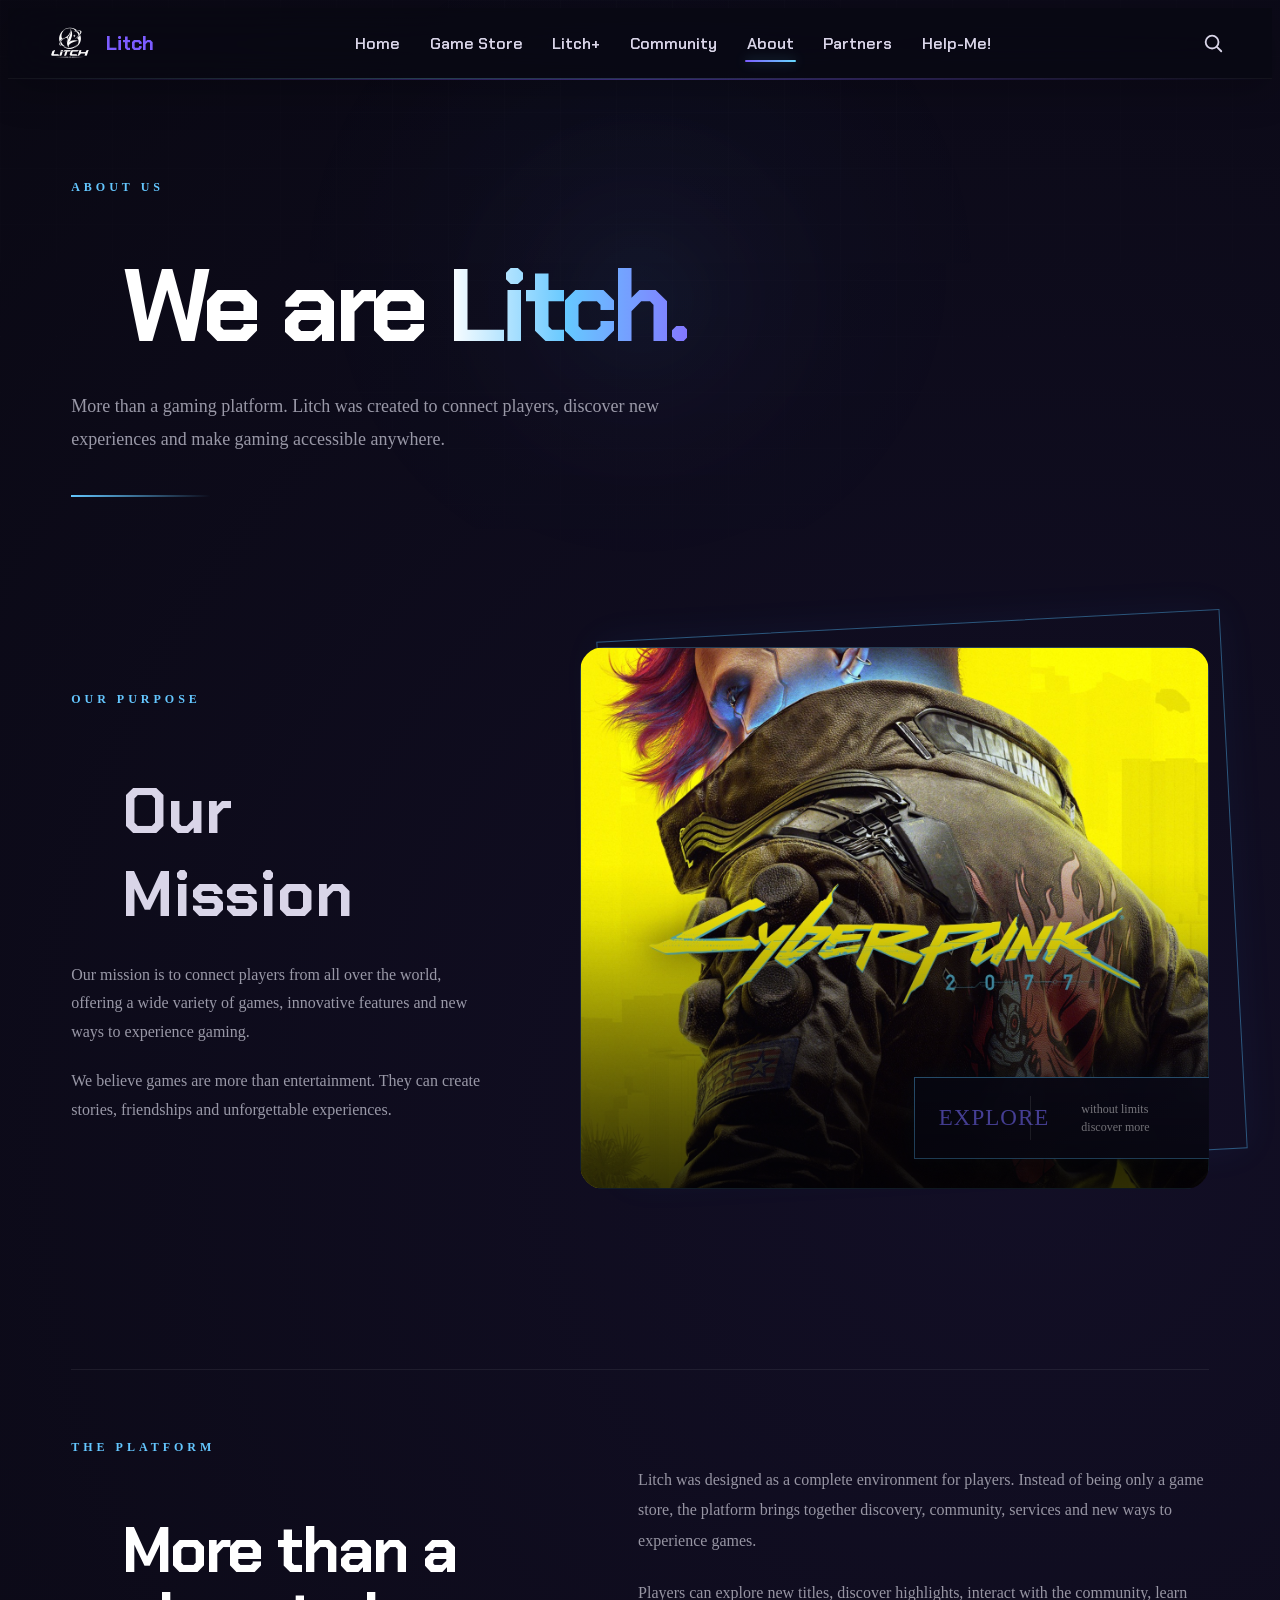
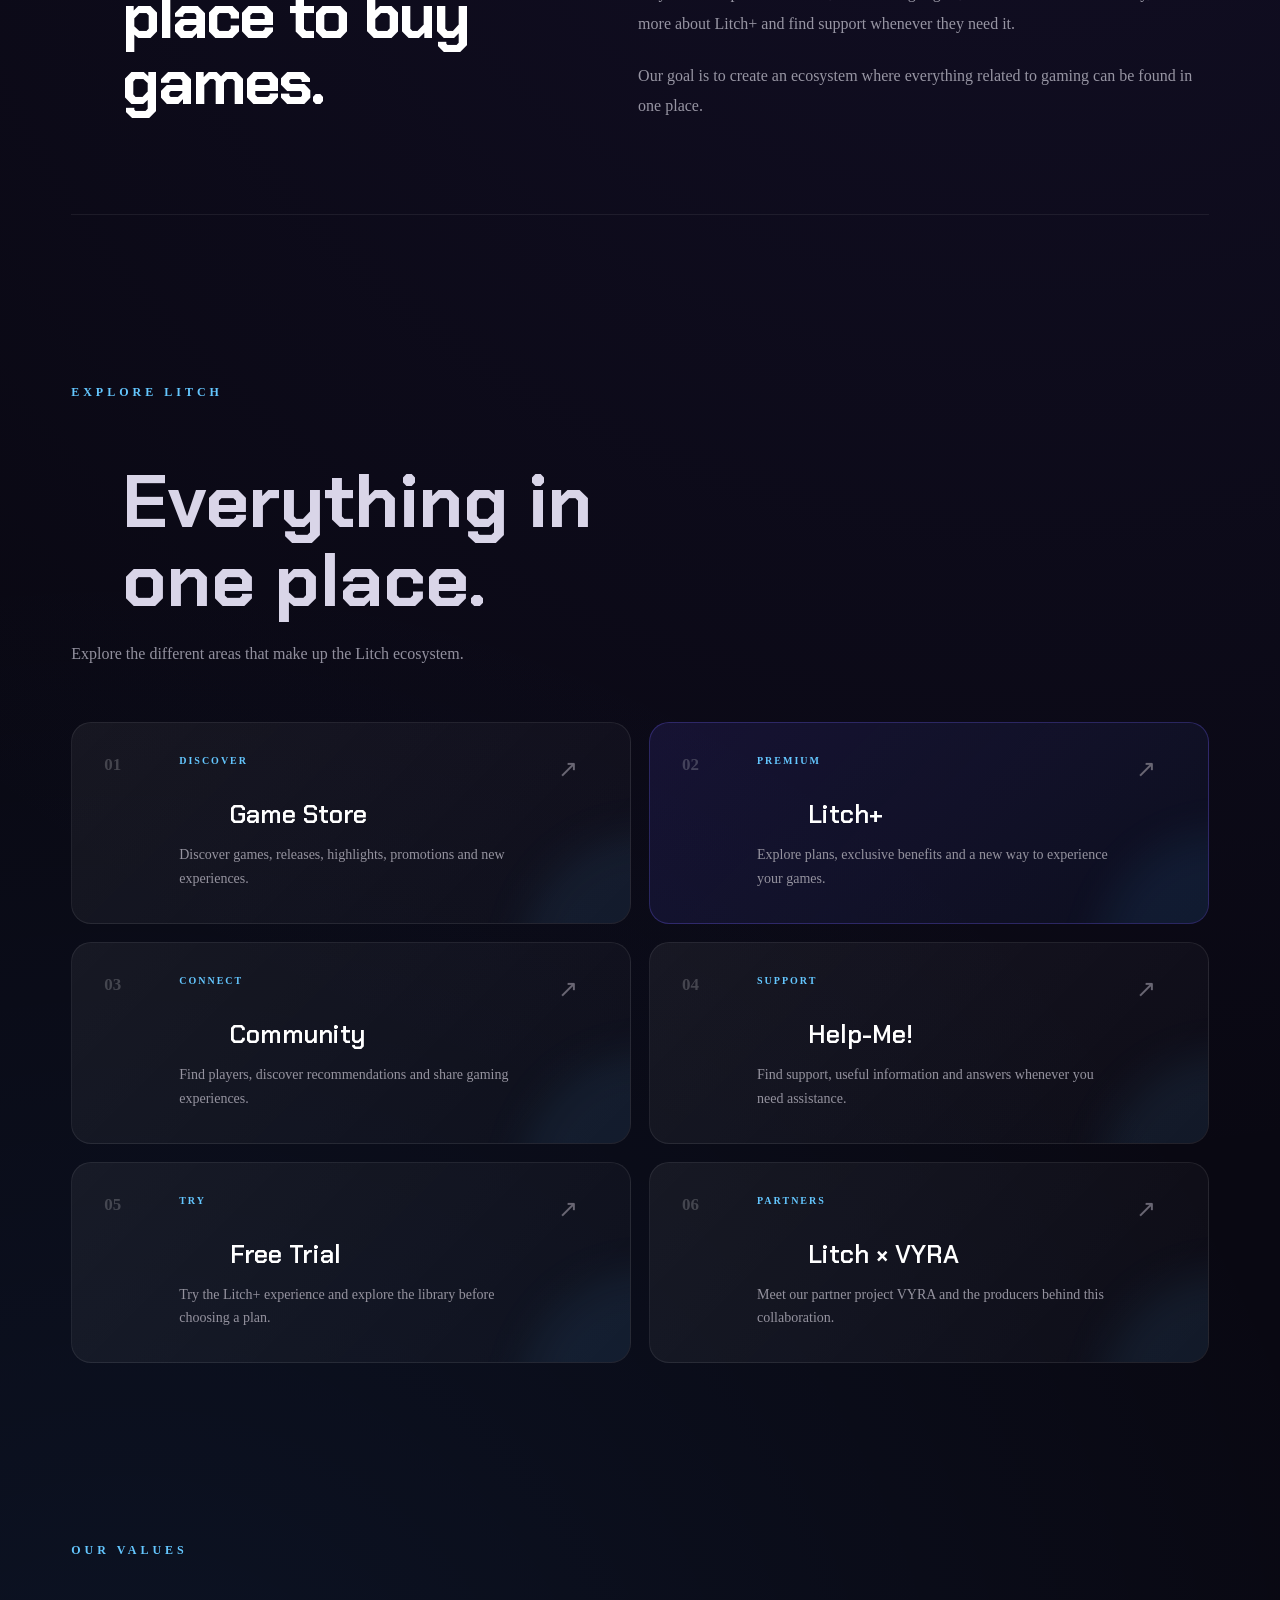
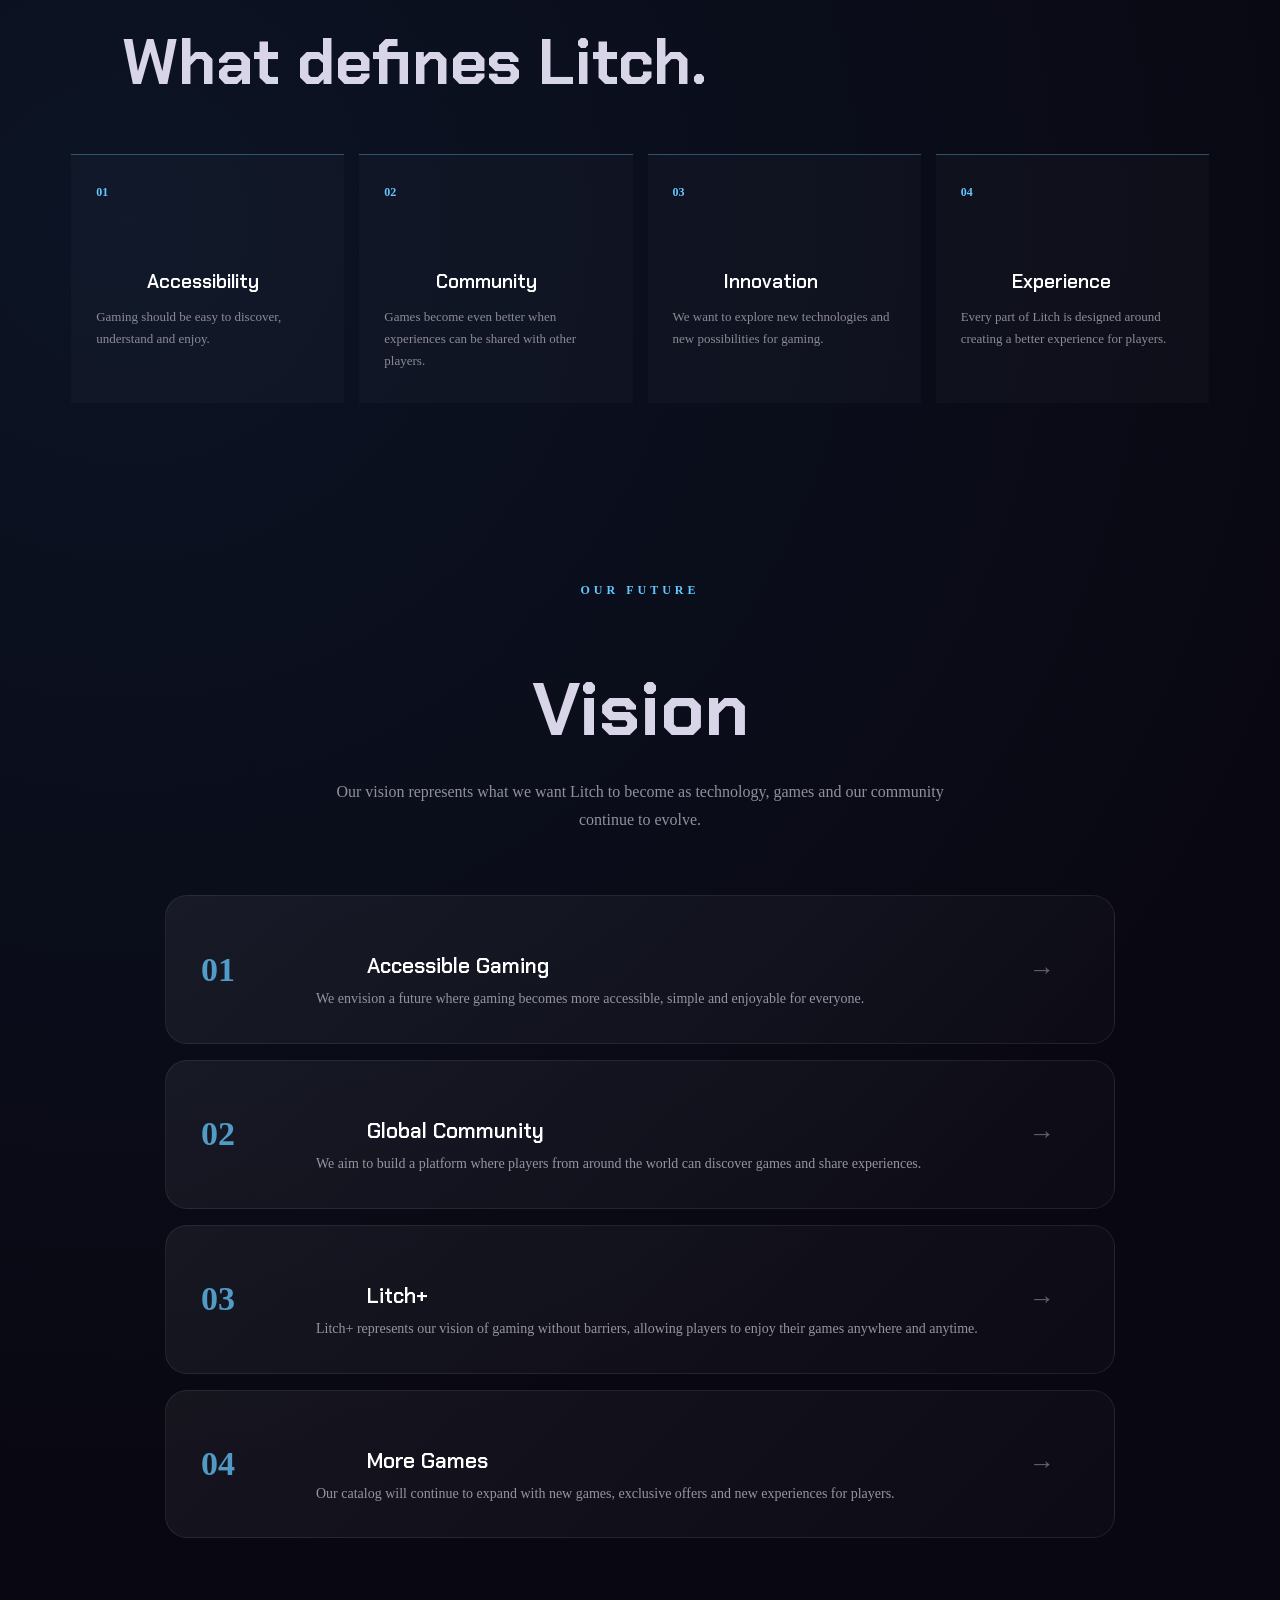
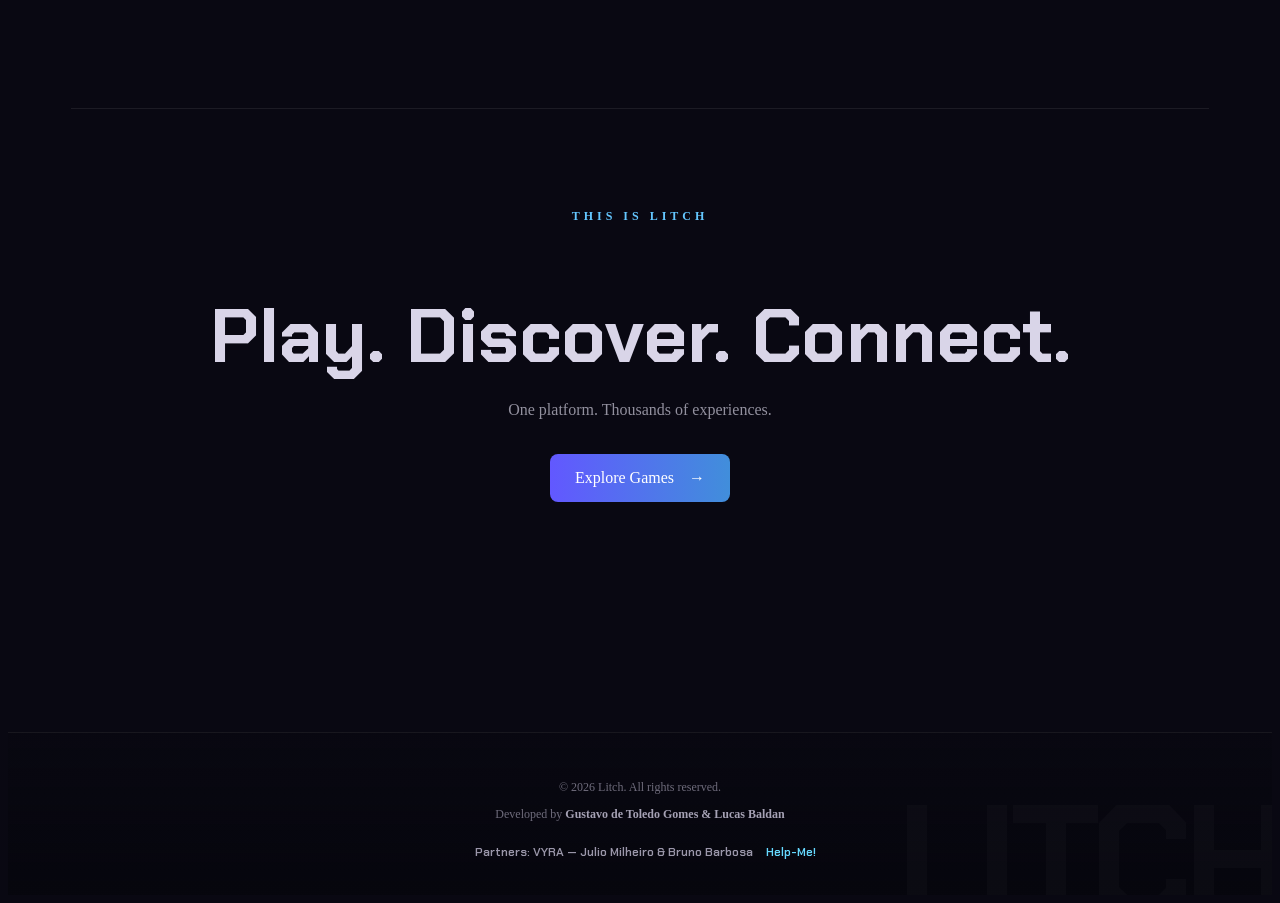
<file: html/about.html>
<!DOCTYPE html>
<html lang="pt-br">

<head>
    <meta charset="UTF-8">
    <meta http-equiv="X-UA-Compatible" content="IE=edge">
    <meta name="viewport" content="width=device-width, initial-scale=1.0">

    <link rel="icon" type="image/png" href="../images/favicon.ico">

    <!-- CSS geral da Litch -->
    <link rel="stylesheet" href="../css/style.css">
    <link rel="stylesheet" href="../css/experience.css">

    <!-- CSS exclusivo da página About -->
    <link rel="stylesheet" href="../css/about.css">

    <title>About Litch</title>

    <!-- JS da página -->
    <script src="../js/about.js" defer></script>
</head>


<body data-page="about" class="about-body">

<header>

    <div class="header__brand">
        <img src="../images/LitchLogo.png" alt="Litch logo">
        <h1 class="title">Litch</h1>
    </div>

    <nav class="litch-nav">
        <a href="index.html">Home</a>
        <a href="game-store.html">Game Store</a>
        <a href="litch+.html">Litch+</a>
        <a href="community.html">Community</a>
        <a href="about.html" class="is-active">About</a>
        <a href="partners.html">Partners</a>
        <a href="help-me.html">Help-Me!</a>
    </nav>

    <button class="litch-search-btn" aria-label="Pesquisar jogos">

        <svg viewBox="0 0 24 24">
            <circle cx="11" cy="11" r="7"></circle>
            <path d="M16.5 16.5L21 21"></path>
        </svg>

    </button>

</header>


<hr>


<main class="about-page">


    <!-- =====================================================
         INTRODUÇÃO
    ====================================================== -->

    <section class="about-hero reveal">

        <span class="about-label">
            ABOUT US
        </span>

        <h2>
            We are <span>Litch.</span>
        </h2>

        <p>
            More than a gaming platform. Litch was created to connect
            players, discover new experiences and make gaming accessible
            anywhere.
        </p>

        <div class="hero-line"></div>

    </section>



    <!-- =====================================================
         MISSÃO
    ====================================================== -->

    <section class="mission-section reveal">


        <!-- TEXTO -->

        <div class="mission-text">

            <span class="about-label">
                OUR PURPOSE
            </span>

            <h2>
                Our Mission
            </h2>

            <p>
                Our mission is to connect players from all over the world,
                offering a wide variety of games, innovative features and
                new ways to experience gaming.
            </p>

            <p>
                We believe games are more than entertainment. They can
                create stories, friendships and unforgettable experiences.
            </p>

        </div>



        <!-- IMAGEM -->

        <div class="mission-visual" id="missionVisual">

            <!-- Moldura inclinada atrás da imagem -->

            <span class="mission-frame"></span>


            <figure class="mission-image">

                <div class="mission-image-content">

                    <img
                        src="../images/cyberpunk.jpg"
                        alt="Cyberpunk 2077"
                    >

                    <div class="mission-image-overlay"></div>

                </div>


                <!-- Caixa parecida com a referência -->

                <div class="mission-game-box">

                    <a href="index.html">EXPLORE</a>

                    <span>
                        without limits<br>
                        discover more
                    </span>

                    <b>
                        ›
                    </b>

                </div>

            </figure>

        </div>

    </section>



    <!-- =====================================================
     WHAT IS LITCH
====================================================== -->

<section class="about-story reveal">

    <div class="story-title">

        <span class="about-label">
            THE PLATFORM
        </span>

        <h2>
            More than a place to buy games.
        </h2>

    </div>


    <div class="story-content">

        <p>
            Litch was designed as a complete environment for players.
            Instead of being only a game store, the platform brings
            together discovery, community, services and new ways to
            experience games.
        </p>

        <p>
            Players can explore new titles, discover highlights,
            interact with the community, learn more about Litch+
            and find support whenever they need it.
        </p>

        <p>
            Our goal is to create an ecosystem where everything related
            to gaming can be found in one place.
        </p>

    </div>

</section>



<!-- =====================================================
     LITCH ECOSYSTEM
====================================================== -->

<section class="ecosystem-section reveal">

    <div class="ecosystem-header">

        <span class="about-label">
            EXPLORE LITCH
        </span>

        <h2>
            Everything in one place.
        </h2>

        <p>
            Explore the different areas that make up the Litch ecosystem.
        </p>

    </div>


    <div class="ecosystem-grid">


        <!-- GAME STORE -->

        <a href="game-store.html" class="ecosystem-card">

            <span class="ecosystem-number">
                01
            </span>

            <div class="ecosystem-content">

                <span class="ecosystem-category">
                    DISCOVER
                </span>

                <h3>
                    Game Store
                </h3>

                <p>
                    Discover games, releases, highlights,
                    promotions and new experiences.
                </p>

            </div>

            <span class="ecosystem-arrow">
                ↗
            </span>

        </a>



        <!-- LITCH+ -->

        <a href="litch_plus_plans.html" class="ecosystem-card ecosystem-featured">

            <span class="ecosystem-number">
                02
            </span>

            <div class="ecosystem-content">

                <span class="ecosystem-category">
                    PREMIUM
                </span>

                <h3>
                    Litch+
                </h3>

                <p>
                    Explore plans, exclusive benefits and a new
                    way to experience your games.
                </p>

            </div>

            <span class="ecosystem-arrow">
                ↗
            </span>

        </a>



        <!-- COMMUNITY -->

        <a href="community.html" class="ecosystem-card">

            <span class="ecosystem-number">
                03
            </span>

            <div class="ecosystem-content">

                <span class="ecosystem-category">
                    CONNECT
                </span>

                <h3>
                    Community
                </h3>

                <p>
                    Find players, discover recommendations
                    and share gaming experiences.
                </p>

            </div>

            <span class="ecosystem-arrow">
                ↗
            </span>

        </a>



        <!-- HELP ME -->

        <a href="help-me.html" class="ecosystem-card">

            <span class="ecosystem-number">
                04
            </span>

            <div class="ecosystem-content">

                <span class="ecosystem-category">
                    SUPPORT
                </span>

                <h3>
                    Help-Me!
                </h3>

                <p>
                    Find support, useful information and
                    answers whenever you need assistance.
                </p>

            </div>

            <span class="ecosystem-arrow">
                ↗
            </span>

        </a>



        <!-- FREE TRIAL -->

        <a href="litch_freetrial.html" class="ecosystem-card">

            <span class="ecosystem-number">
                05
            </span>

            <div class="ecosystem-content">

                <span class="ecosystem-category">
                    TRY
                </span>

                <h3>
                    Free Trial
                </h3>

                <p>
                    Try the Litch+ experience and explore
                    the library before choosing a plan.
                </p>

            </div>

            <span class="ecosystem-arrow">
                ↗
            </span>

        </a>



        <!-- PARTNERS -->

        <a href="partners.html" class="ecosystem-card">

            <span class="ecosystem-number">
                06
            </span>

            <div class="ecosystem-content">

                <span class="ecosystem-category">
                    PARTNERS
                </span>

                <h3>
                    Litch × VYRA
                </h3>

                <p>
                    Meet our partner project VYRA and the
                    producers behind this collaboration.
                </p>

            </div>

            <span class="ecosystem-arrow">
                ↗
            </span>

        </a>


    </div>

</section>



<!-- =====================================================
     VALUES
====================================================== -->

<section class="values-section reveal">

    <div class="values-header">

        <span class="about-label">
            OUR VALUES
        </span>

        <h2>
            What defines Litch.
        </h2>

    </div>


    <div class="values-grid">


        <article class="value-card">

            <span>
                01
            </span>

            <h3>
                Accessibility
            </h3>

            <p>
                Gaming should be easy to discover,
                understand and enjoy.
            </p>

        </article>


        <article class="value-card">

            <span>
                02
            </span>

            <h3>
                Community
            </h3>

            <p>
                Games become even better when experiences
                can be shared with other players.
            </p>

        </article>


        <article class="value-card">

            <span>
                03
            </span>

            <h3>
                Innovation
            </h3>

            <p>
                We want to explore new technologies and
                new possibilities for gaming.
            </p>

        </article>


        <article class="value-card">

            <span>
                04
            </span>

            <h3>
                Experience
            </h3>

            <p>
                Every part of Litch is designed around
                creating a better experience for players.
            </p>

        </article>


    </div>

</section>


<!-- =====================================================
     VISION
====================================================== -->
<section class="vision-area reveal">

    <span class="about-label">OUR FUTURE</span>

    <h2>Vision</h2>

    <p class="vision-description">
        Our vision represents what we want Litch to become
        as technology, games and our community continue to evolve.
    </p>

    <div class="vision-list">

        <article class="vision-card">
            <span class="vision-number">01</span>
            <div class="vision-content">
                <h3>Accessible Gaming</h3>
                <p>
                    We envision a future where gaming becomes more
                    accessible, simple and enjoyable for everyone.
                </p>
            </div>
            <span class="vision-arrow">→</span>
        </article>

        <article class="vision-card">
            <span class="vision-number">02</span>
            <div class="vision-content">
                <h3>Global Community</h3>
                <p>
                    We aim to build a platform where players from around
                    the world can discover games and share experiences.
                </p>
            </div>
            <span class="vision-arrow">→</span>
        </article>

        <article class="vision-card">
            <span class="vision-number">03</span>
            <div class="vision-content">
                <h3>Litch+</h3>
                <p>
                    Litch+ represents our vision of gaming without barriers,
                    allowing players to enjoy their games anywhere and anytime.
                </p>
            </div>
            <span class="vision-arrow">→</span>
        </article>

        <article class="vision-card">
            <span class="vision-number">04</span>
            <div class="vision-content">
                <h3>More Games</h3>
                <p>
                    Our catalog will continue to expand with new games,
                    exclusive offers and new experiences for players.
                </p>
            </div>
            <span class="vision-arrow">→</span>
        </article>

    </div>

</section>


<!-- =====================================================
     FINAL
====================================================== -->
<section class="about-final reveal">

    <span class="about-label">THIS IS LITCH</span>

    <h2>Play. Discover. Connect.</h2>

    <p>One platform. Thousands of experiences.</p>

    <a href="game-store.html" class="about-button">
        Explore Games <span>→</span>
    </a>

</section>

</main>

<footer class="litch-footer">
    <p>© 2026 Litch. All rights reserved.</p>
    <p>Developed by <strong>Gustavo de Toledo Gomes &amp; Lucas Baldan</strong></p>
    <a class="litch-footer__partners" href="partners.html">Partners: VYRA — Julio Milheiro &amp; Bruno Barbosa</a>
    <a href="help-me.html">Help-Me!</a>
</footer>

<script src="../js/experience.js" defer></script>
</body>
</html>
</file>
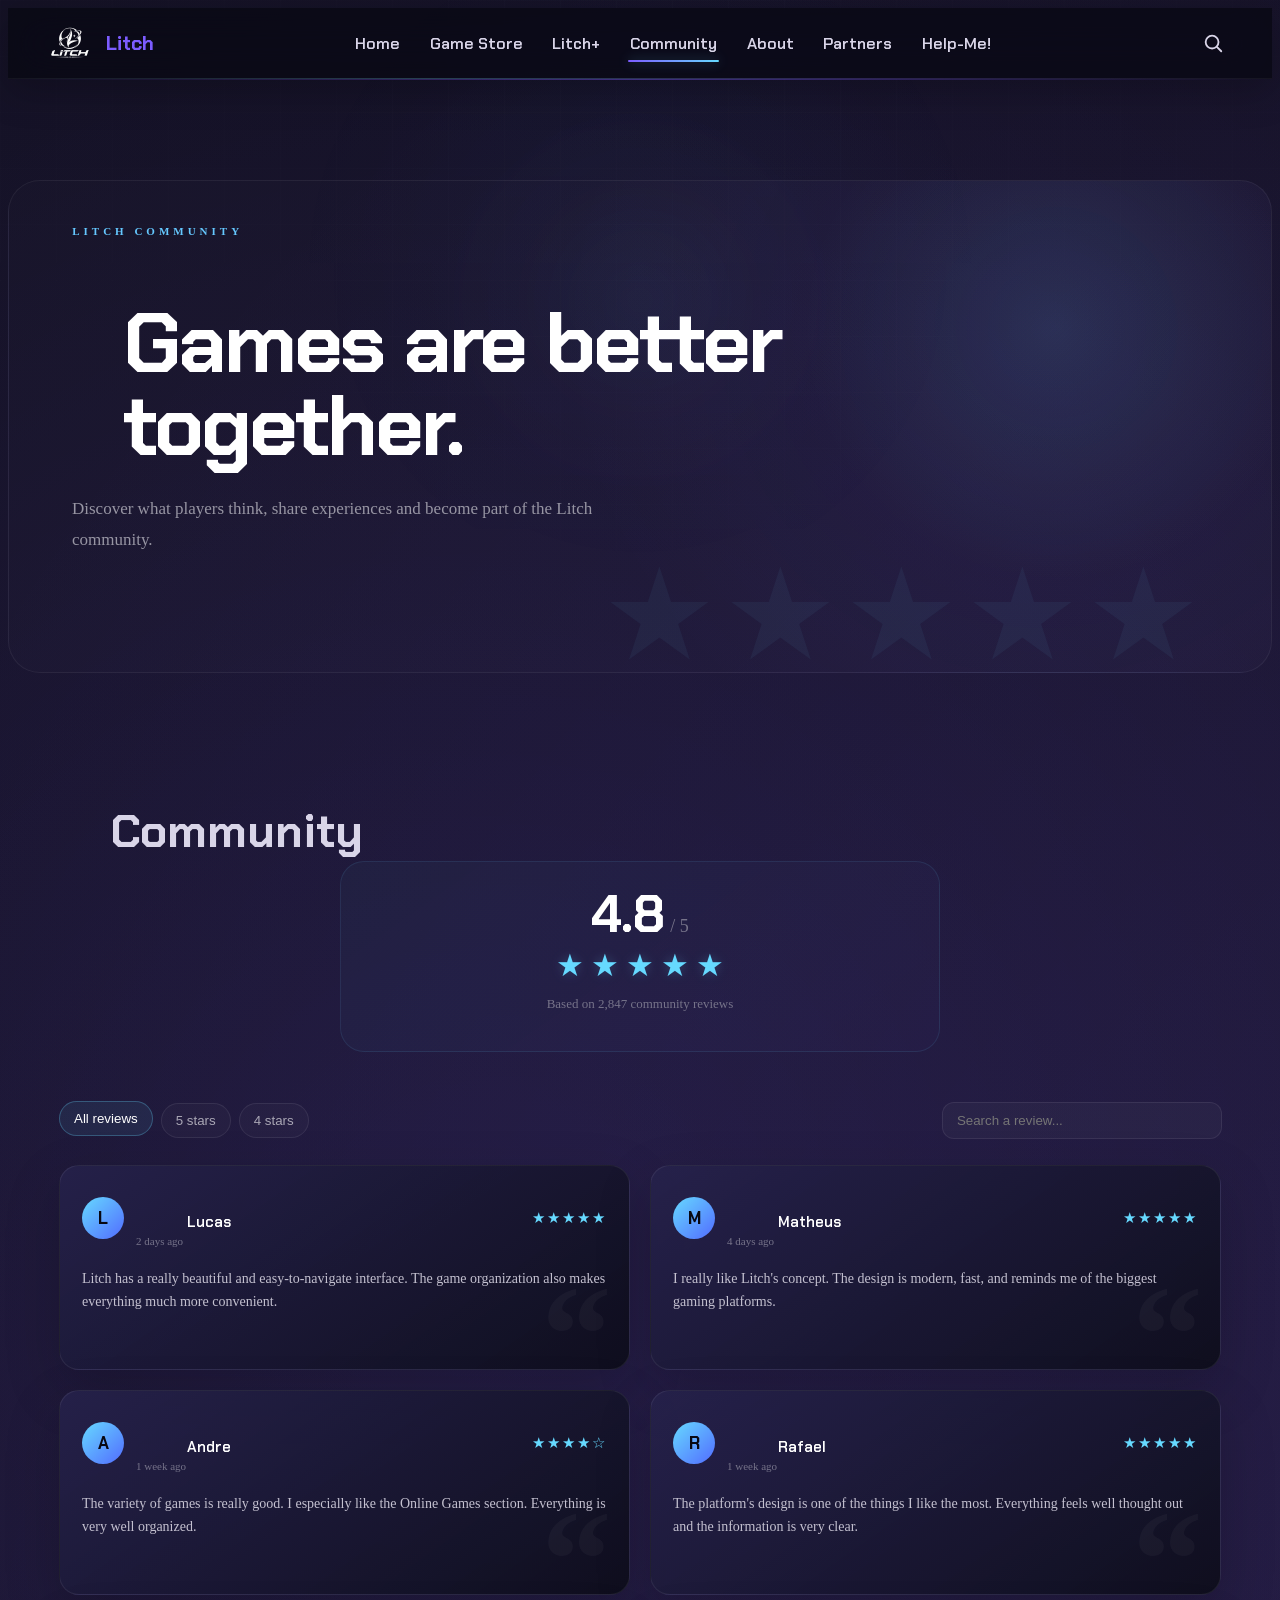
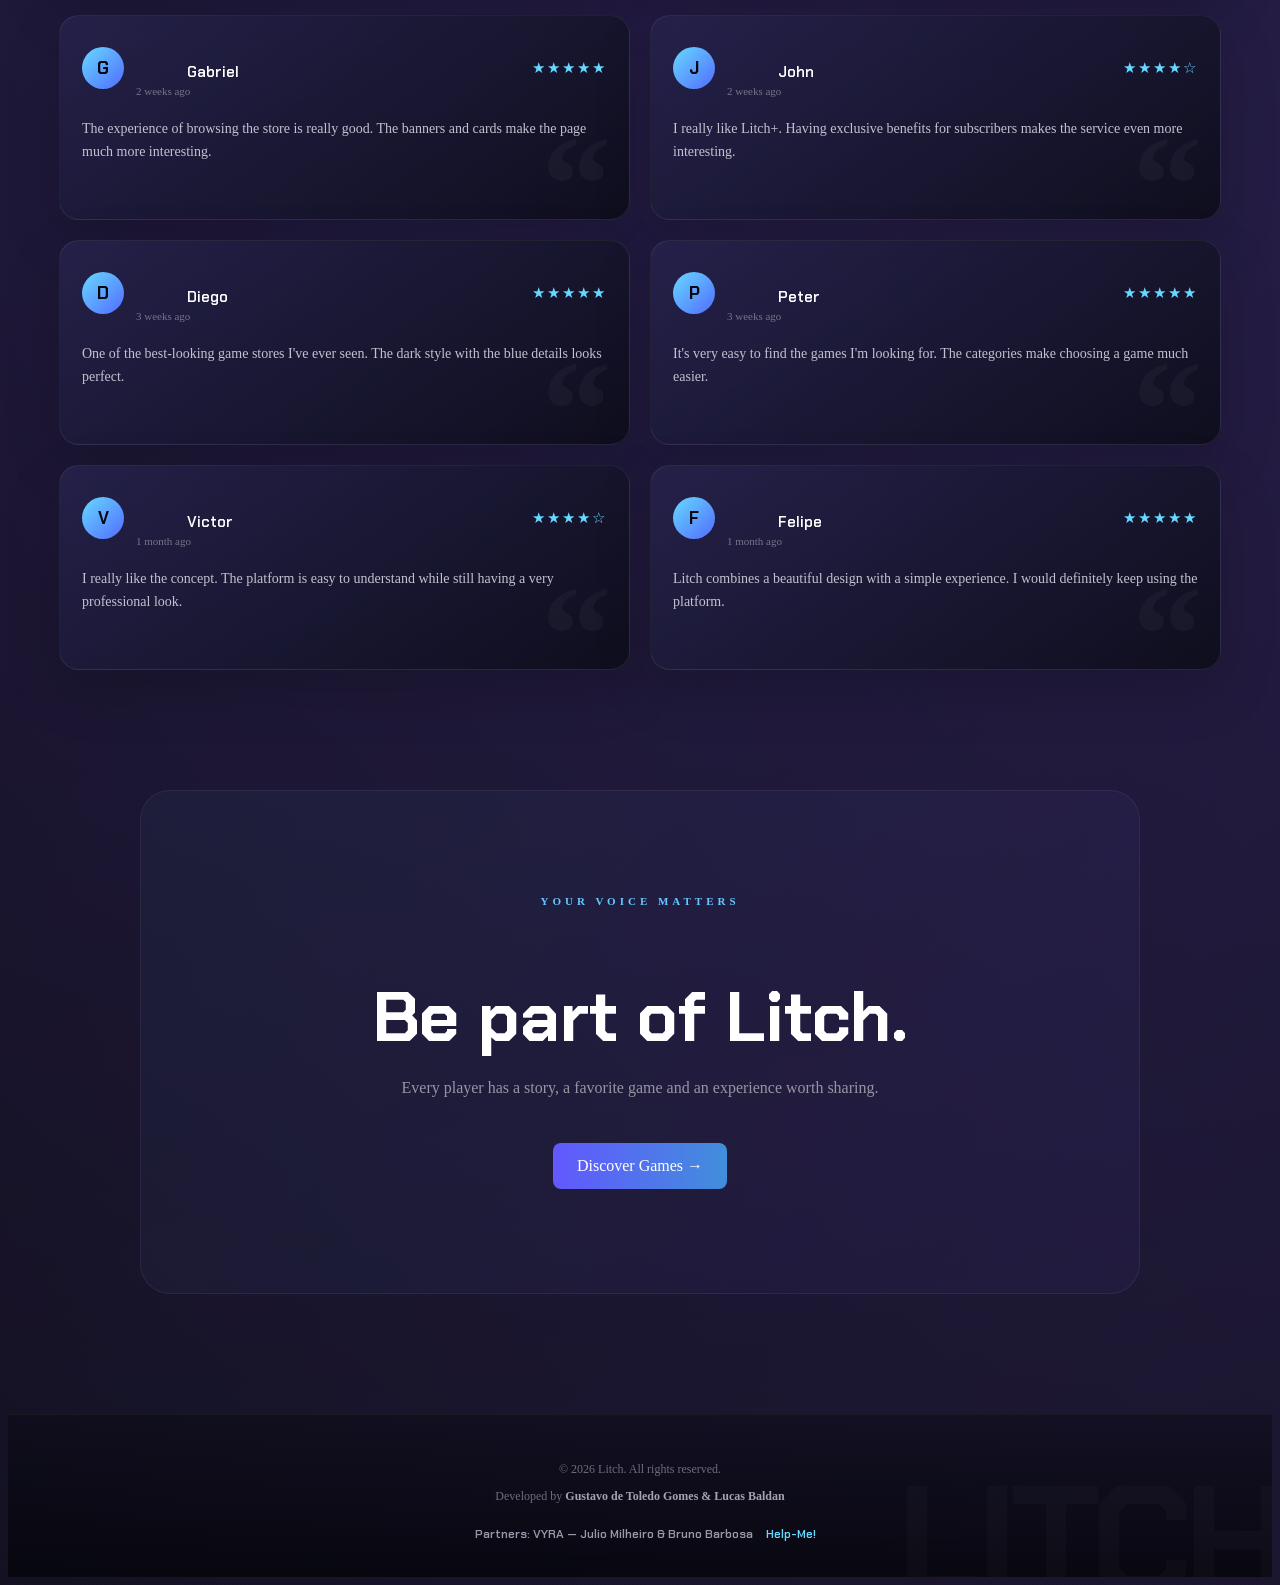
<file: html/community.html>
<!DOCTYPE html>
<html lang="pt-br">

<head>

    <meta charset="UTF-8">

    <meta
        name="viewport"
        content="width=device-width, initial-scale=1.0"
    >

    <link
        rel="icon"
        type="image/png"
        href="../images/favicon.ico"
    >

    <link
        rel="stylesheet"
        href="../css/style.css"
    >
    <link rel="stylesheet" href="../css/experience.css">

    <title>Community | Litch</title>

</head>


<body data-page="community">


<header>

    <div class="header__brand">

        <img
            src="../images/LitchLogo.png"
            alt="Litch logo"
        >

        <h1 class="title">
            Litch
        </h1>

    </div>


    <nav class="litch-nav">

        <a href="index.html">
            Home
        </a>

        <a href="game-store.html">
            Game Store
        </a>

        <a href="litch+.html">
            Litch+
        </a>

        <a
            href="community.html"
            class="is-active"
        >
            Community
        </a>

        <a href="about.html">
            About
        </a>

        <a href="partners.html">
            Partners
        </a>

        <a href="help-me.html">
            Help-Me!
        </a>

    </nav>


    <button class="litch-search-btn" aria-label="Pesquisar jogos">
        <svg viewBox="0 0 24 24">
            <circle cx="11" cy="11" r="7"></circle>
            <path d="M16.5 16.5L21 21"></path>
        </svg>
    </button>
</header>


<hr>


<main>


<!-- =====================================================
     COMMUNITY INTRO
====================================================== -->

<section class="community-intro" id="community">

    <span>
        LITCH COMMUNITY
    </span>

    <h2>
        Games are better together.
    </h2>

    <p>
        Discover what players think,
        share experiences and become part
        of the Litch community.
    </p>

</section>



<!-- =====================================================
     SUA COMMUNITY ATUAL
====================================================== -->

<section>


    <h2 class="Community-title">
        Community
    </h2>


    <div class="litch-community-rating">

        <div class="litch-community-rating__score">

            <strong>
                4.8
            </strong>

            <span>
                / 5
            </span>

        </div>


        <div class="litch-community-rating__stars" aria-label="5 out of 5 stars">
            <span class="rating-star">☆</span>
            <span class="rating-star">☆</span>
            <span class="rating-star">☆</span>
            <span class="rating-star">☆</span>
            <span class="rating-star">☆</span>
        </div>


        <p>
            Based on 2,847 community reviews
        </p>

    </div>



    <div class="litch-community-grid">

       <!-- Review 1 -->
    <article class="litch-review-card">

        <div class="litch-review-card__top">

            <div class="litch-review-card__avatar">L</div>

            <div>
                <h3>Lucas</h3>
                <span>2 days ago</span>
            </div>

            <div class="litch-review-card__stars">
                ★★★★★
            </div>

        </div>

        <p>
            Litch has a really beautiful and easy-to-navigate interface.
            The game organization also makes everything much more convenient.
        </p>

    </article>


    <!-- Review 2 -->
    <article class="litch-review-card">

        <div class="litch-review-card__top">

            <div class="litch-review-card__avatar">M</div>

            <div>
                <h3>Matheus</h3>
                <span>4 days ago</span>
            </div>

            <div class="litch-review-card__stars">
                ★★★★★
            </div>

        </div>

        <p>
            I really like Litch's concept. The design is modern,
            fast, and reminds me of the biggest gaming platforms.
        </p>

    </article>


    <!-- Review 3 -->
    <article class="litch-review-card">

        <div class="litch-review-card__top">

            <div class="litch-review-card__avatar">A</div>

            <div>
                <h3>Andre</h3>
                <span>1 week ago</span>
            </div>

            <div class="litch-review-card__stars">
                ★★★★☆
            </div>

        </div>

        <p>
            The variety of games is really good. I especially like
            the Online Games section. Everything is very well organized.
        </p>

    </article>


    <!-- Review 4 -->
    <article class="litch-review-card">

        <div class="litch-review-card__top">

            <div class="litch-review-card__avatar">R</div>

            <div>
                <h3>Rafael</h3>
                <span>1 week ago</span>
            </div>

            <div class="litch-review-card__stars">
                ★★★★★
            </div>

        </div>

        <p>
            The platform's design is one of the things I like the most.
            Everything feels well thought out and the information is very clear.
        </p>

    </article>


    <!-- Review 5 -->
    <article class="litch-review-card">

        <div class="litch-review-card__top">

            <div class="litch-review-card__avatar">G</div>

            <div>
                <h3>Gabriel</h3>
                <span>2 weeks ago</span>
            </div>

            <div class="litch-review-card__stars">
                ★★★★★
            </div>

        </div>

        <p>
            The experience of browsing the store is really good.
            The banners and cards make the page much more interesting.
        </p>

    </article>


    <!-- Review 6 -->
    <article class="litch-review-card">

        <div class="litch-review-card__top">

            <div class="litch-review-card__avatar">J</div>

            <div>
                <h3>John</h3>
                <span>2 weeks ago</span>
            </div>

            <div class="litch-review-card__stars">
                ★★★★☆
            </div>

        </div>

        <p>
            I really like Litch+. Having exclusive benefits
            for subscribers makes the service even more interesting.
        </p>

    </article>


    <!-- Review 7 -->
    <article class="litch-review-card">

        <div class="litch-review-card__top">

            <div class="litch-review-card__avatar">D</div>

            <div>
                <h3>Diego</h3>
                <span>3 weeks ago</span>
            </div>

            <div class="litch-review-card__stars">
                ★★★★★
            </div>

        </div>

        <p>
            One of the best-looking game stores I've ever seen.
            The dark style with the blue details looks perfect.
        </p>

    </article>


    <!-- Review 8 -->
    <article class="litch-review-card">

        <div class="litch-review-card__top">

            <div class="litch-review-card__avatar">P</div>

            <div>
                <h3>Peter</h3>
                <span>3 weeks ago</span>
            </div>

            <div class="litch-review-card__stars">
                ★★★★★
            </div>

        </div>

        <p>
            It's very easy to find the games I'm looking for.
            The categories make choosing a game much easier.
        </p>

    </article>


    <!-- Review 9 -->
    <article class="litch-review-card">

        <div class="litch-review-card__top">

            <div class="litch-review-card__avatar">V</div>

            <div>
                <h3>Victor</h3>
                <span>1 month ago</span>
            </div>

            <div class="litch-review-card__stars">
                ★★★★☆
            </div>

        </div>

        <p>
            I really like the concept. The platform is easy to understand
            while still having a very professional look.
        </p>

    </article>


    <!-- Review 10 -->
    <article class="litch-review-card">

        <div class="litch-review-card__top">

            <div class="litch-review-card__avatar">F</div>

            <div>
                <h3>Felipe</h3>
                <span>1 month ago</span>
            </div>

            <div class="litch-review-card__stars">
                ★★★★★
            </div>

        </div>

        <p>
            Litch combines a beautiful design with a simple experience.
            I would definitely keep using the platform.
        </p>
    
    </article>

    </div>


</section>



<!-- =====================================================
     COMMUNITY FINAL
====================================================== -->

<section class="community-final">

    <span>
        YOUR VOICE MATTERS
    </span>

    <h2>
        Be part of Litch.
    </h2>

    <p>
        Every player has a story,
        a favorite game and an experience
        worth sharing.
    </p>

    <a href="game-store.html">
        Discover Games →
    </a>

</section>


</main>


<footer class="litch-footer">

    <p>
        © 2026 Litch. All rights reserved.
    </p>

    <p>
        Developed by
        <strong>
            Gustavo de Toledo Gomes & Lucas Baldan
        </strong>
    </p>
    <a class="litch-footer__partners" href="partners.html">
        Partners: VYRA — Julio Milheiro &amp; Bruno Barbosa
    </a>


    <a href="help-me.html">
        Help-Me!
    </a>

</footer>


<script
    src="../js/animations.js"
    defer>
</script>

<script src="../js/experience.js" defer></script>
</body>
</html>
</file>
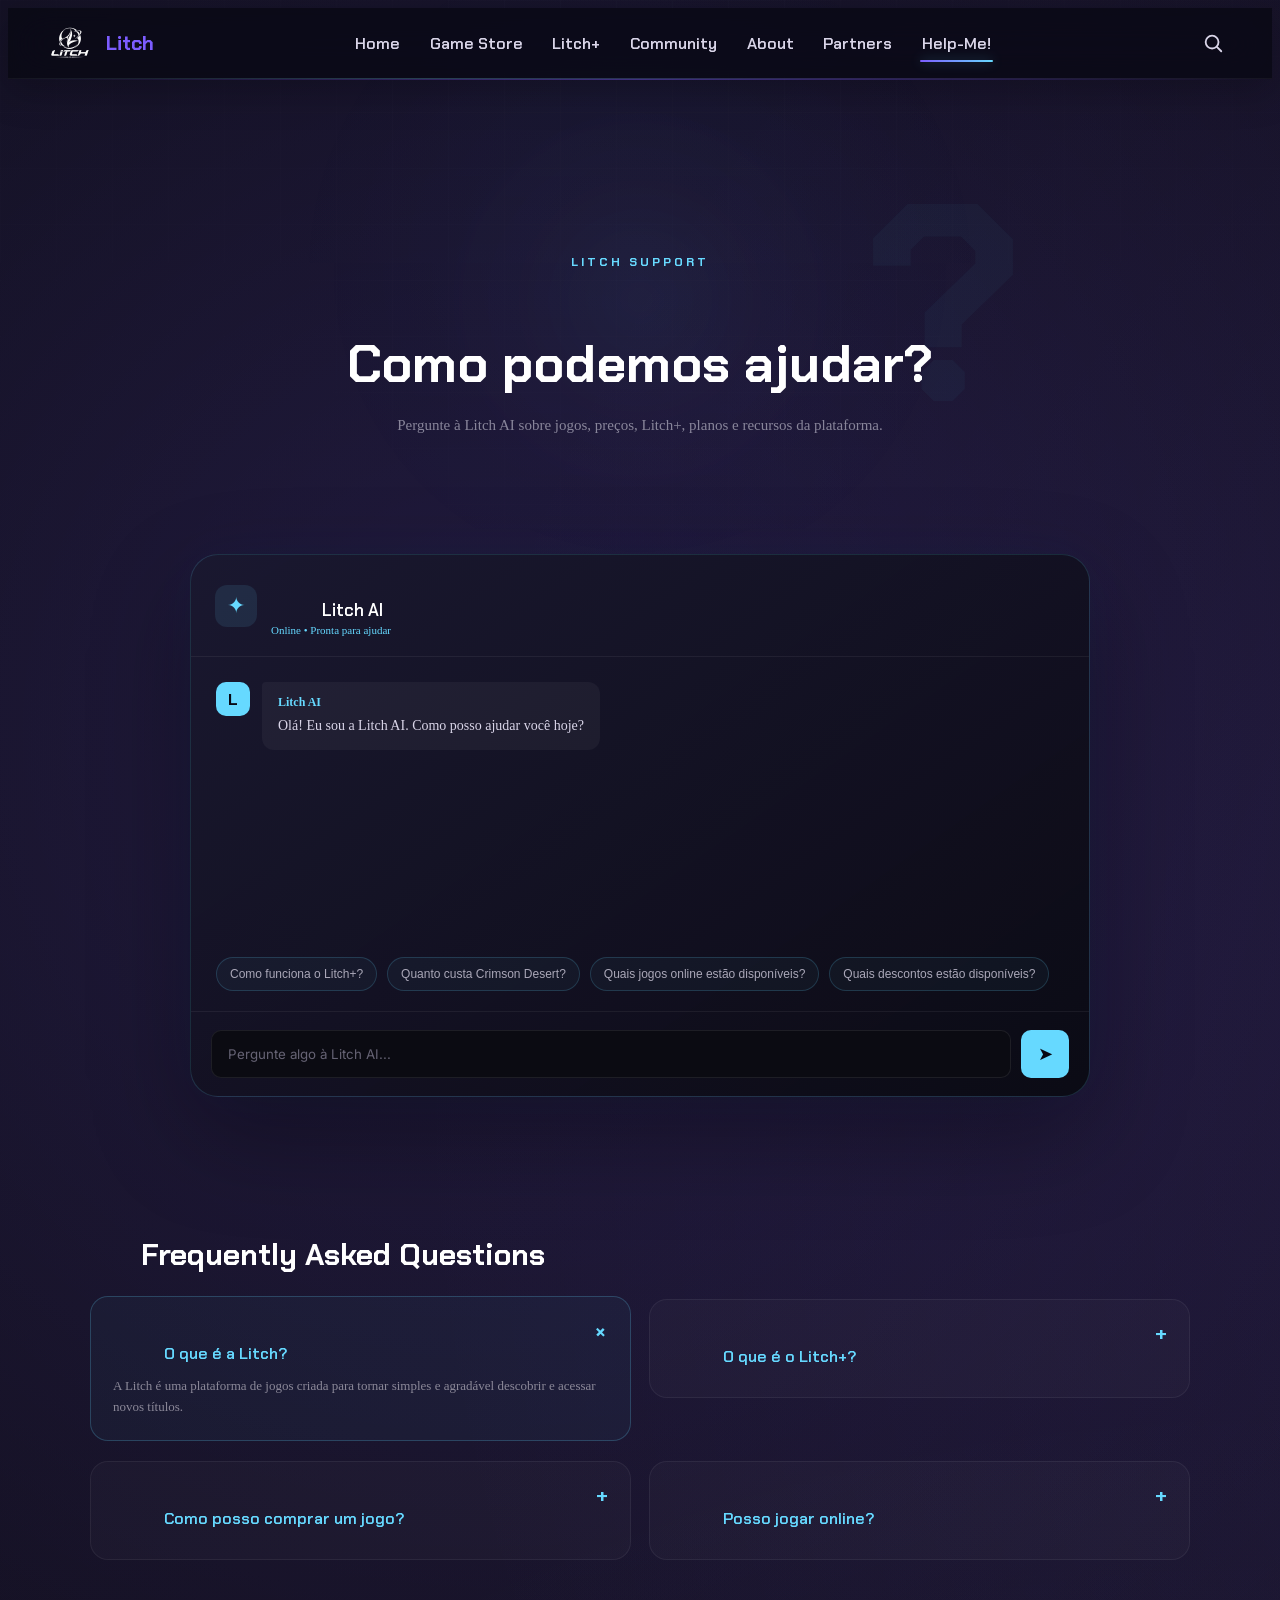
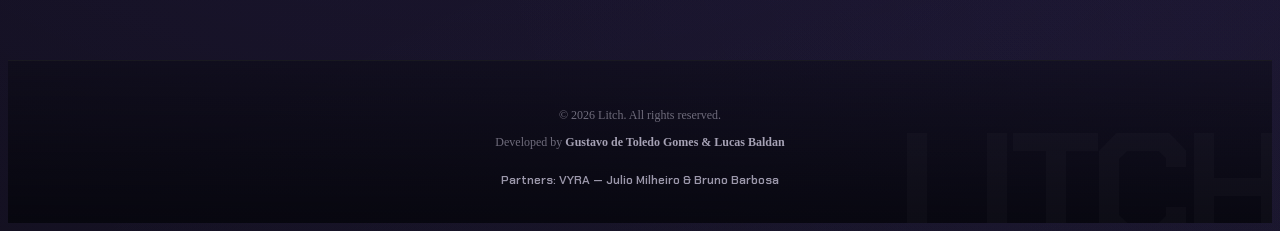
<file: html/help-me.html>
<!DOCTYPE html>
<html lang="pt_br">

<head>

    <meta charset="UTF-8">

    <meta
        name="viewport"
        content="width=device-width, initial-scale=1.0"
    >

    <link
        rel="stylesheet"
        href="../css/style.css"
    >
    <link rel="stylesheet" href="../css/experience.css">

   <link rel="icon" type="image/png" href="../images/favicon.ico">

    <title>Litch — Help-Me!</title>

</head>


<body data-page="help" class="help-page">

    <header>

        <div class="header__brand">

            <img
                src="../images/LitchLogo.png"
                alt="Litch logo"
            >

            <h1 class="title">
                Litch
            </h1>

        </div>


        <nav class="litch-nav">

            <a href="index.html">
                Home
            </a>

            <a href="game-store.html">
                Game Store
            </a>

            <a href="litch+.html">
                Litch+
            </a>

            <a href="community.html">
                Community
            </a>
            
            <a href="about.html">
                About
            </a>

            <a href="partners.html">
                Partners
            </a>

            <a
                href="help-me.html"
                class="is-active"
            >
                Help-Me!
            </a>
        </nav>

    
    <button class="litch-search-btn" aria-label="Pesquisar jogos">
        <svg viewBox="0 0 24 24">
            <circle cx="11" cy="11" r="7"></circle>
            <path d="M16.5 16.5L21 21"></path>
        </svg>
    </button>
</header>


    <hr>


    <main class="help-main">

        <section class="help-hero">

            <span class="help-hero__eyebrow">
                LITCH SUPPORT
            </span>

            <h2>
                Como podemos ajudar?
            </h2>

            <p>
                Pergunte à Litch AI sobre jogos, preços,
                Litch+, planos e recursos da plataforma.
            </p>

        </section>


        <!-- AI AREA -->

        <section class="litch-ai">

            <div class="litch-ai__header">

                <div class="litch-ai__icon">
                    ✦
                </div>

                <div>

                    <h3>
                        Litch AI
                    </h3>

                    <span>
                        Online • Pronta para ajudar
                    </span>

                </div>

            </div>


            <div
                class="litch-ai__messages"
                id="aiMessages"
            >

                <div class="ai-message ai-message--bot">

                    <div class="ai-message__avatar">
                        L
                    </div>

                    <div class="ai-message__content">

                        <strong>
                            Litch AI
                        </strong>

                        <p>
                            Olá! Eu sou a Litch AI. Como posso ajudar você hoje?
                        </p>

                    </div>

                </div>

            </div>


            <!-- Suggested Questions -->

            <div class="litch-ai__suggestions">

                <button>
                    Como funciona o Litch+?
                </button>

                <button>
                    Quanto custa Crimson Desert?
                </button>

                <button>
                    Quais jogos online estão disponíveis?
                </button>

                <button>
                    Quais descontos estão disponíveis?
                </button>

            </div>


            <!-- Input -->

            <div class="litch-ai__input">

                <input
                    type="text"
                    id="aiInput"
                    placeholder="Pergunte algo à Litch AI..."
                >

                <button
                    id="aiSend"
                    aria-label="Enviar mensagem"
                >
                    ➤
                </button>

            </div>

        </section>


        <!-- FAQ -->

        <section class="help-faq">

            <h2>
                Frequently Asked Questions
            </h2>


            <div class="help-faq__grid">

                <article>
                    <h3>
                        O que é a Litch?
                    </h3>

                    <p>
                        A Litch é uma plataforma de jogos criada
                        para tornar simples e agradável descobrir
                        e acessar novos títulos.
                    </p>
                </article>


                <article>
                    <h3>
                        O que é o Litch+?
                    </h3>

                    <p>
                        O Litch+ é a experiência premium da
                        plataforma, com streaming e benefícios
                        adicionais em diferentes planos.
                    </p>
                </article>


                <article>
                    <h3>
                        Como posso comprar um jogo?
                    </h3>

                    <p>
                        Navegue pela Game Store, escolha um jogo
                        e consulte a oferta exibida no respectivo
                        card.
                    </p>
                </article>


                <article>
                    <h3>
                        Posso jogar online?
                    </h3>

                    <p>
                        Sim. Visite a seção Online Games para
                        conhecer títulos multiplayer e online.
                    </p>
                </article>

            </div>

        </section>

    </main>


    <footer class="litch-footer">

        <p>
            © 2026 Litch. All rights reserved.
        </p>

        <p>
            Developed by
            <strong>
                Gustavo de Toledo Gomes & Lucas Baldan
            </strong>
        </p>

    
    <a class="litch-footer__partners" href="partners.html">
        Partners: VYRA — Julio Milheiro &amp; Bruno Barbosa
    </a>
</footer>

    <script src="../js/chatbot.js"></script>

<script src="../js/experience.js" defer></script>
</body>

</html>
</file>
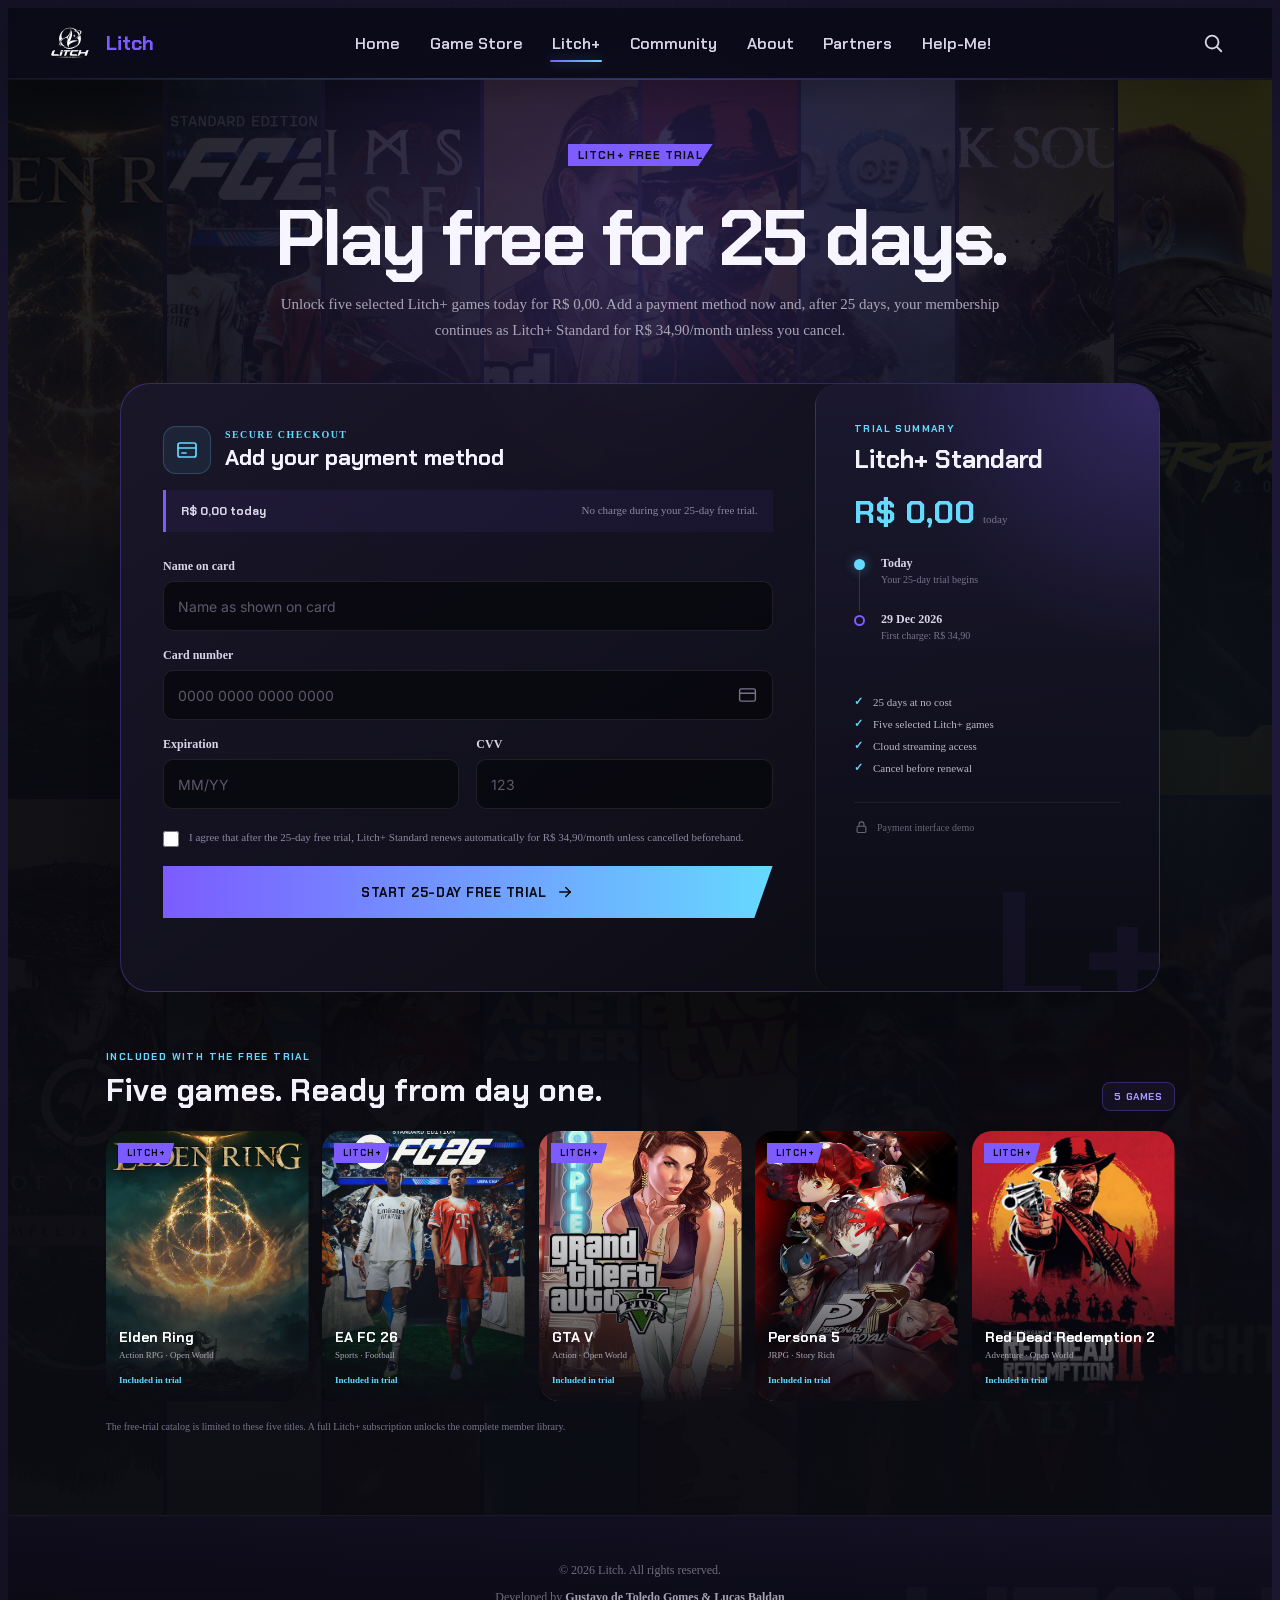
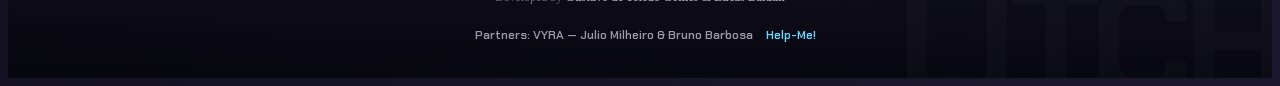
<file: html/litch_freetrial.html>
<!DOCTYPE html>
<html lang="pt_br">
<head>
    <meta charset="UTF-8">
    <meta http-equiv="X-UA-Compatible" content="IE=edge">
    <meta name="viewport" content="width=device-width, initial-scale=1.0">

    <link rel="icon" type="image/png" href="../images/favicon.ico">
    <link rel="stylesheet" href="../css/style.css">
    <link rel="stylesheet" href="../css/experience.css">

    <title>Litch — 25-Day Free Trial</title>
</head>
<body data-page="trial">

    <header>
        <div class="header__brand">
            <img src="../images/LitchLogo.png" alt="litch logo">
            <h1 class="title">Litch</h1>
        </div>

        <nav class="litch-nav">
            <a href="index.html">Home</a>
            <a href="game-store.html">Game Store</a>
            <a href="litch+.html" class="is-active">Litch+</a>
            <a href="community.html">Community</a>
            <a href="about.html">About</a>
            <a href="partners.html">Partners</a>
            <a href="help-me.html">Help-Me!</a>
        </nav>

        <button class="litch-search-btn" aria-label="Pesquisar jogos">
            <svg viewBox="0 0 24 24">
                <circle cx="11" cy="11" r="7"></circle>
                <path d="M16.5 16.5L21 21"></path>
            </svg>
        </button>
    </header>

    <hr>

    <main>
        <section class="litch-trial-page">

            <!-- Fundo de capas no mesmo estilo da página de planos -->
            <div class="litch-trial-bg" aria-hidden="true">
                <img src="../images/eldenring.jpg" alt="">
                <img src="../images/eafc26.jpg" alt="">
                <img src="../images/crimsondesert.jpg" alt="">
                <img src="../images/gtav.jpg" alt="">
                <img src="../images/rdr2.jpeg" alt="">
                <img src="../images/gow-rag.jpg" alt="">
                <img src="../images/dark-souls-3.jpg" alt="">
                <img src="../images/cyberpunk.jpg" alt="">
                <img src="../images/ghostofyotei.webp" alt="">
                <img src="../images/mortal_kombat_1_remake.jpg" alt="">
                <img src="../images/persona5.jpg" alt="">
                <img src="../images/planetcoaster2.jpg" alt="">
                <img src="../images/it-takes-two.jpg" alt="">
                <img src="../images/Hades-2.png" alt="">
                <img src="../images/diablo4.jpg" alt="">
                <img src="../images/streetfighter6.jpg" alt="">
            </div>

            <div class="litch-trial-bg__scrim" aria-hidden="true"></div>

            <div class="litch-trial-page__content">

                <span class="litch-plus-hero__tag">Litch+ Free Trial</span>

                <h2 class="litch-trial-page__title">
                    Play free for 25 days.
                </h2>

                <p class="litch-trial-page__subtitle">
                    Unlock five selected Litch+ games today for R$ 0,00.
                    Add a payment method now and, after 25 days, your membership
                    continues as Litch+ Standard for R$ 34,90/month unless you cancel.
                </p>

                <!-- ================= PAYMENT HUD ================= -->
                <section class="litch-trial-checkout" aria-labelledby="payment-title">

                    <div class="litch-trial-checkout__main">

                        <div class="litch-trial-checkout__header">
                            <div class="litch-trial-checkout__icon">
                                <svg viewBox="0 0 24 24" aria-hidden="true">
                                    <rect x="3" y="5" width="18" height="14" rx="2"></rect>
                                    <path d="M3 10h18"></path>
                                    <path d="M7 15h4"></path>
                                </svg>
                            </div>

                            <div>
                                <span>Secure checkout</span>
                                <h3 id="payment-title">Add your payment method</h3>
                            </div>
                        </div>

                        <div class="litch-trial-zero-charge">
                            <strong>R$ 0,00 today</strong>
                            <span>No charge during your 25-day free trial.</span>
                        </div>

                        <!-- FRONT-END DEMO ONLY: connect a secure backend/payment provider for real billing. -->
                        <form class="litch-trial-form" id="litchTrialForm" novalidate>

                            <div class="litch-trial-field litch-trial-field--full">
                                <label for="trial-name">Name on card</label>
                                <input
                                    id="trial-name"
                                    name="cardName"
                                    type="text"
                                    autocomplete="cc-name"
                                    placeholder="Name as shown on card"
                                    required
                                >
                            </div>

                            <div class="litch-trial-field litch-trial-field--full">
                                <label for="trial-number">Card number</label>

                                <div class="litch-trial-card-input">
                                    <input
                                        id="trial-number"
                                        name="cardNumber"
                                        type="text"
                                        inputmode="numeric"
                                        autocomplete="cc-number"
                                        maxlength="19"
                                        placeholder="0000 0000 0000 0000"
                                        required
                                    >

                                    <svg viewBox="0 0 24 24" aria-hidden="true">
                                        <rect x="3" y="5" width="18" height="14" rx="2"></rect>
                                        <path d="M3 10h18"></path>
                                    </svg>
                                </div>
                            </div>

                            <div class="litch-trial-field">
                                <label for="trial-expiry">Expiration</label>
                                <input
                                    id="trial-expiry"
                                    name="expiry"
                                    type="text"
                                    inputmode="numeric"
                                    autocomplete="cc-exp"
                                    maxlength="5"
                                    placeholder="MM/YY"
                                    required
                                >
                            </div>

                            <div class="litch-trial-field">
                                <label for="trial-cvv">CVV</label>
                                <input
                                    id="trial-cvv"
                                    name="cvv"
                                    type="password"
                                    inputmode="numeric"
                                    autocomplete="cc-csc"
                                    maxlength="4"
                                    placeholder="123"
                                    required
                                >
                            </div>

                            <label class="litch-trial-terms">
                                <input type="checkbox" required>
                                <span>
                                    I agree that after the 25-day free trial, Litch+
                                    Standard renews automatically for R$ 34,90/month
                                    unless cancelled beforehand.
                                </span>
                            </label>

                            <button class="litch-trial-submit" type="submit">
                                <span>Start 25-Day Free Trial</span>

                                <svg viewBox="0 0 24 24" aria-hidden="true">
                                    <path d="M5 12h14"></path>
                                    <path d="m13 6 6 6-6 6"></path>
                                </svg>
                            </button>

                            <p
                                class="litch-trial-form__status"
                                id="trialFormStatus"
                                aria-live="polite"
                            ></p>
                        </form>
                    </div>

                    <!-- Resumo do teste -->
                    <aside class="litch-trial-summary">

                        <span class="litch-trial-summary__eyebrow">
                            Trial summary
                        </span>

                        <h3>Litch+ Standard</h3>

                        <div class="litch-trial-summary__price">
                            <strong>R$ 0,00</strong>
                            <span>today</span>
                        </div>

                        <div class="litch-trial-timeline">

                            <div class="litch-trial-timeline__item is-current">
                                <span class="litch-trial-timeline__dot"></span>
                                <div>
                                    <strong>Today</strong>
                                    <small>Your 25-day trial begins</small>
                                </div>
                            </div>

                            <div class="litch-trial-timeline__item">
                                <span class="litch-trial-timeline__dot"></span>
                                <div>
                                    <strong id="litchTrialChargeDate">
                                        In 25 days
                                    </strong>
                                    <small>First charge: R$ 34,90</small>
                                </div>
                            </div>

                        </div>

                        <ul class="litch-trial-benefits">
                            <li>25 days at no cost</li>
                            <li>Five selected Litch+ games</li>
                            <li>Cloud streaming access</li>
                            <li>Cancel before renewal</li>
                        </ul>

                        <div class="litch-trial-security">
                            <svg viewBox="0 0 24 24" aria-hidden="true">
                                <rect x="5" y="10" width="14" height="10" rx="2"></rect>
                                <path d="M8 10V7a4 4 0 0 1 8 0v3"></path>
                            </svg>

                            <span>Payment interface demo</span>
                        </div>

                    </aside>

                </section>

                <!-- ================= TRIAL GAMES ================= -->
                <section class="litch-trial-games" aria-labelledby="trial-games-title">

                    <div class="litch-trial-games__header">
                        <div>
                            <span class="litch-trial-games__eyebrow">
                                Included with the free trial
                            </span>

                            <h2 id="trial-games-title">
                                Five games. Ready from day one.
                            </h2>
                        </div>

                        <span class="litch-trial-games__amount">
                            5 Games
                        </span>
                    </div>

                    <div class="litch-trial-games__grid">

                        <article class="litch-trial-game">
                            <img src="../images/eldenring.jpg" alt="Elden Ring">
                            <div class="litch-trial-game__scrim"></div>

                            <span class="litch-trial-game__badge">
                                Litch+
                            </span>

                            <div class="litch-trial-game__body">
                                <h3>Elden Ring</h3>
                                <p>Action RPG · Open World</p>
                                <span>Included in trial</span>
                            </div>
                        </article>

                        <article class="litch-trial-game">
                            <img src="../images/eafc26.jpg" alt="EA FC 26">
                            <div class="litch-trial-game__scrim"></div>

                            <span class="litch-trial-game__badge">
                                Litch+
                            </span>

                            <div class="litch-trial-game__body">
                                <h3>EA FC 26</h3>
                                <p>Sports · Football</p>
                                <span>Included in trial</span>
                            </div>
                        </article>

                        <article class="litch-trial-game">
                            <img src="../images/gtav.jpg" alt="GTA V">
                            <div class="litch-trial-game__scrim"></div>

                            <span class="litch-trial-game__badge">
                                Litch+
                            </span>

                            <div class="litch-trial-game__body">
                                <h3>GTA V</h3>
                                <p>Action · Open World</p>
                                <span>Included in trial</span>
                            </div>
                        </article>

                        <article class="litch-trial-game">
                            <img src="../images/persona5.jpg" alt="Persona 5">
                            <div class="litch-trial-game__scrim"></div>

                            <span class="litch-trial-game__badge">
                                Litch+
                            </span>

                            <div class="litch-trial-game__body">
                                <h3>Persona 5</h3>
                                <p>JRPG · Story Rich</p>
                                <span>Included in trial</span>
                            </div>
                        </article>

                        <article class="litch-trial-game">
                            <img
                                src="../images/rdr2.jpeg"
                                alt="Red Dead Redemption 2"
                            >

                            <div class="litch-trial-game__scrim"></div>

                            <span class="litch-trial-game__badge">
                                Litch+
                            </span>

                            <div class="litch-trial-game__body">
                                <h3>Red Dead Redemption 2</h3>
                                <p>Adventure · Open World</p>
                                <span>Included in trial</span>
                            </div>
                        </article>

                    </div>

                    <p class="litch-trial-games__note">
                        The free-trial catalog is limited to these five titles.
                        A full Litch+ subscription unlocks the complete member library.
                    </p>

                </section>

            </div>
        </section>
    </main>

    <footer class="litch-footer">
        <p>© 2026 Litch. All rights reserved.</p>

        <p>
            Developed by
            <strong>
                Gustavo de Toledo Gomes &amp; Lucas Baldan
            </strong>
        </p>
    <a class="litch-footer__partners" href="partners.html">
        Partners: VYRA — Julio Milheiro &amp; Bruno Barbosa
    </a>


        <a href="help-me.html">
            Help-Me!
        </a>
    </footer>

    <script src="../js/hud.js"></script>

<script src="../js/experience.js" defer></script>
</body>
</html>
</file>
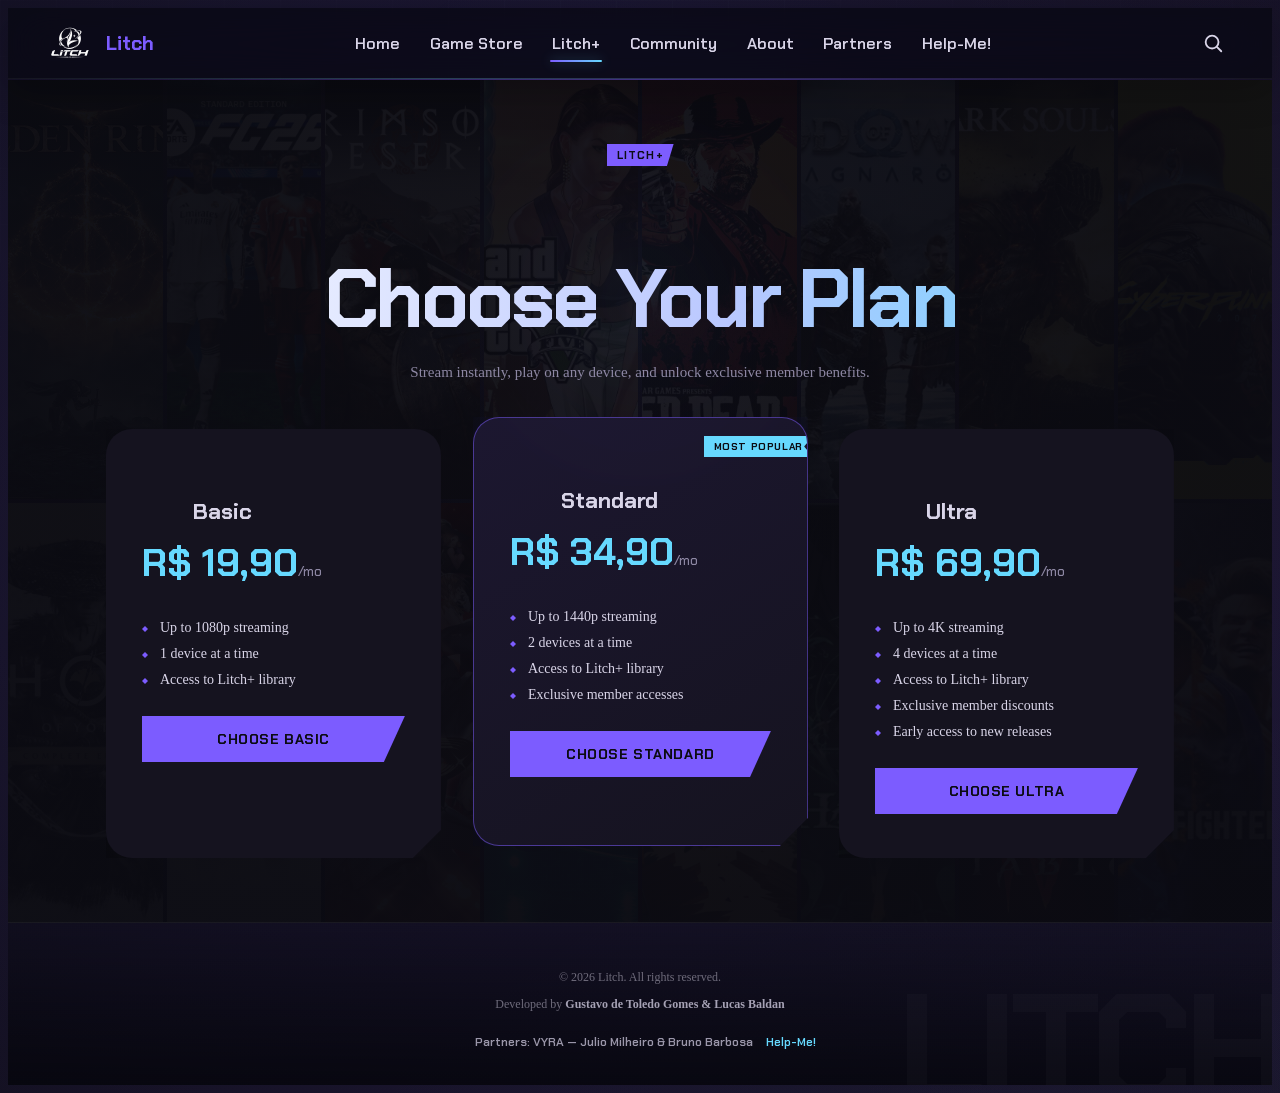
<file: html/litch_plus_plans.html>
<!DOCTYPE html>
<html lang="pt_br">
<head>
    <meta charset="UTF-8">
    <meta http-equiv="X-UA-Compatible" content="IE=edge">
    <meta name="viewport" content="width=device-width, initial-scale=1.0">
    <link rel="icon" type="image/png" href="../images/favicon.ico">
    <link rel="stylesheet" href="../css/style.css">
    <link rel="stylesheet" href="../css/experience.css">
    <title>Litch — Litch+ Plans</title>
</head>
<body data-page="plans">
    <header>
        <div class="header__brand">
            <img src="../images/LitchLogo.png" alt="litch logo">
            <h1 class="title">Litch</h1>
        </div>

        <nav class="litch-nav">
            <a href="index.html">Home</a>
            <a href="game-store.html">Game Store</a>
            <a href="litch+.html" class="is-active">Litch+</a>
            <a href="community.html">Community</a>
            <a href="about.html">About</a>
            <a href="partners.html">Partners</a>
            <a href="help-me.html">Help-Me!</a>
        </nav>

        <button class="litch-search-btn" aria-label="Pesquisar jogos">
            <svg viewBox="0 0 24 24">
                <circle cx="11" cy="11" r="7"></circle>
                <path d="M16.5 16.5L21 21"></path>
            </svg>
        </button>
    </header>

    <hr>

    <main>
        <section class="litch-plans-page">

            <!-- Fundo colado com capas do catálogo, escurecido -->
            <div class="litch-plans-bg" aria-hidden="true">
                <img src="../images/eldenring.jpg" alt="">
                <img src="../images/eafc26.jpg" alt="">
                <img src="../images/crimsondesert.jpg" alt="">
                <img src="../images/gtav.jpg" alt="">
                <img src="../images/rdr2.jpeg" alt="">
                <img src="../images/gow-rag.jpg" alt="">
                <img src="../images/dark-souls-3.jpg" alt="">
                <img src="../images/cyberpunk.jpg" alt="">
                <img src="../images/ghostofyotei.webp" alt="">
                <img src="../images/mortal_kombat_1_remake.jpg" alt="">
                <img src="../images/persona5.jpg" alt="">
                <img src="../images/planetcoaster2.jpg" alt="">
                <img src="../images/it-takes-two.jpg" alt="">
                <img src="../images/Hades-2.png" alt="">
                <img src="../images/diablo4.jpg" alt="">
                <img src="../images/streetfighter6.jpg" alt="">
            </div>
            <div class="litch-plans-bg__scrim" aria-hidden="true"></div>

            <div class="litch-plans-page__content">
                <span class="litch-plus-hero__tag">Litch+</span>
                <h2 class="litch-plans-page__title">Choose Your Plan</h2>
                <p class="litch-plans-page__subtitle">
                    Stream instantly, play on any device, and unlock exclusive member benefits.
                </p>

                <div class="litch-plans-grid litch-plans-grid--large">

                    <article class="litch-plan-card litch-plan-card--large">
                        <h3 class="litch-plan-card__name">Basic</h3>
                        <p class="litch-plan-card__price">R$ 19,90<span>/mo</span></p>
                        <ul class="litch-plan-card__features">
                            <li>Up to 1080p streaming</li>
                            <li>1 device at a time</li>
                            <li>Access to Litch+ library</li>
                        </ul>
                        <button class="litch-plan-card__cta">Choose Basic</button>
                    </article>

                    <article class="litch-plan-card litch-plan-card--large litch-plan-card--featured">
                        <span class="litch-plan-card__badge">Most Popular</span>
                        <h3 class="litch-plan-card__name">Standard</h3>
                        <p class="litch-plan-card__price">R$ 34,90<span>/mo</span></p>
                        <ul class="litch-plan-card__features">
                            <li>Up to 1440p streaming</li>
                            <li>2 devices at a time</li>
                            <li>Access to Litch+ library</li>
                            <li>Exclusive member accesses</li>
                        </ul>
                        <button class="litch-plan-card__cta">Choose Standard</button>
                    </article>

                    <article class="litch-plan-card litch-plan-card--large">
                        <h3 class="litch-plan-card__name">Ultra</h3>
                        <p class="litch-plan-card__price">R$ 69,90<span>/mo</span></p>
                        <ul class="litch-plan-card__features">
                            <li>Up to 4K streaming</li>
                            <li>4 devices at a time</li>
                            <li>Access to Litch+ library</li>
                            <li>Exclusive member discounts</li>
                            <li>Early access to new releases</li>
                        </ul>
                        <button class="litch-plan-card__cta">Choose Ultra</button>
                    </article>

                </div>
            </div>

        </section>
    </main>

    <footer class="litch-footer">
        <p>© 2026 Litch. All rights reserved.</p>
        <p>Developed by <strong>Gustavo de Toledo Gomes &amp; Lucas Baldan</strong></p>
    <a class="litch-footer__partners" href="partners.html">
        Partners: VYRA — Julio Milheiro &amp; Bruno Barbosa
    </a>

        <a href="help-me.html">Help-Me!</a>
    </footer>

<script src="../js/experience.js" defer></script>
</body>
</html>
</file>
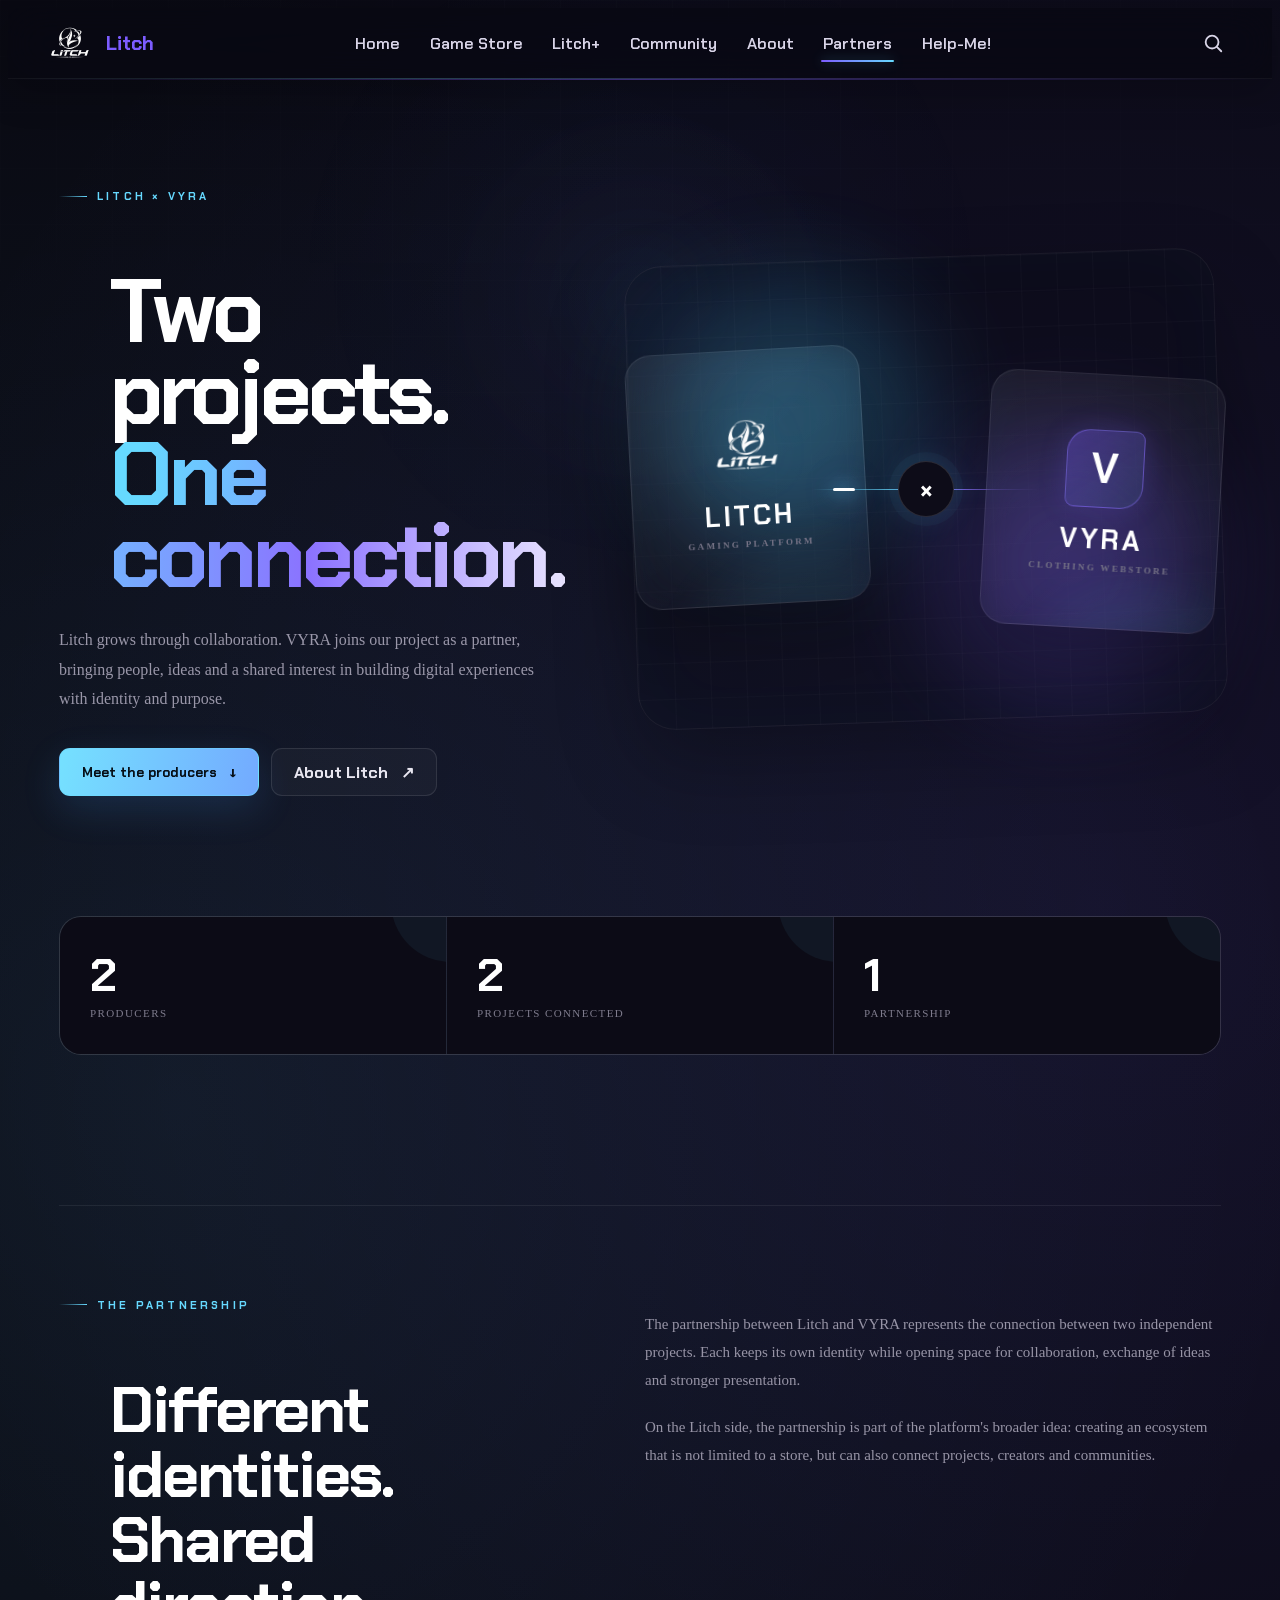
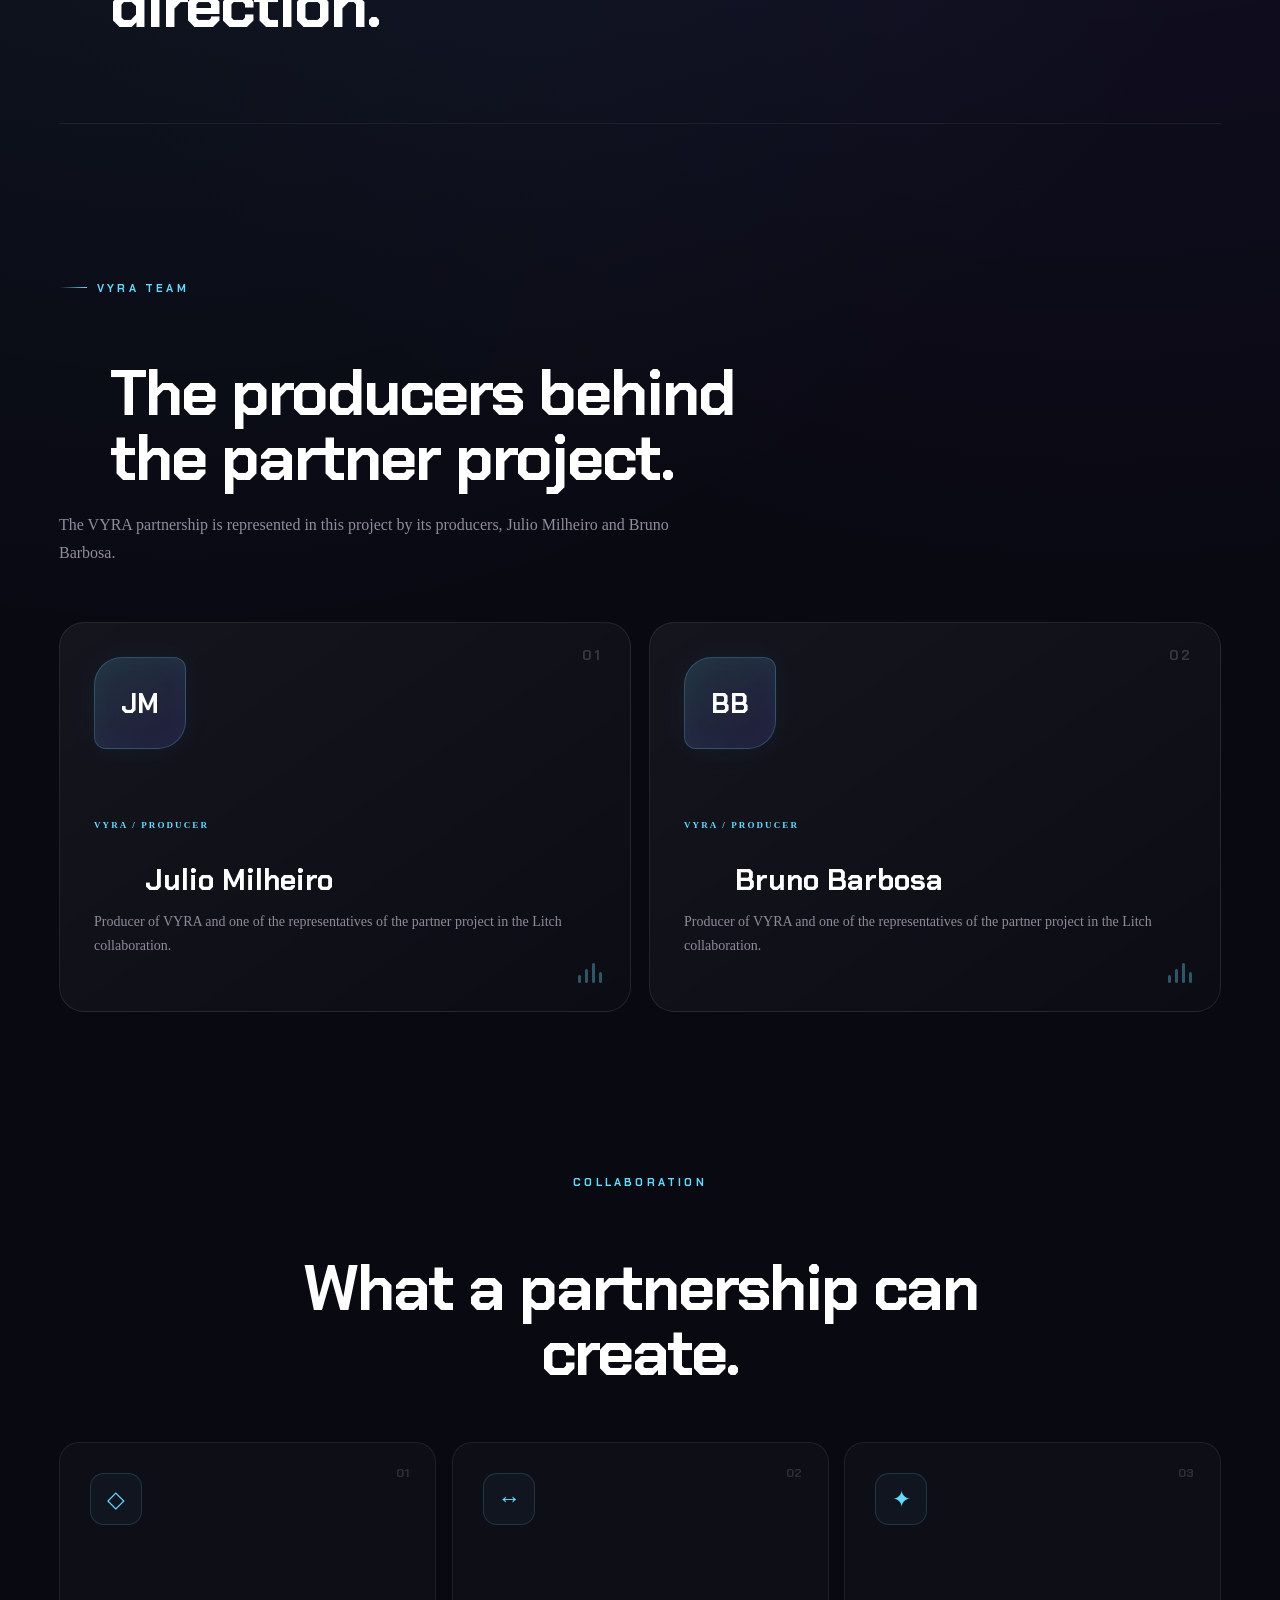
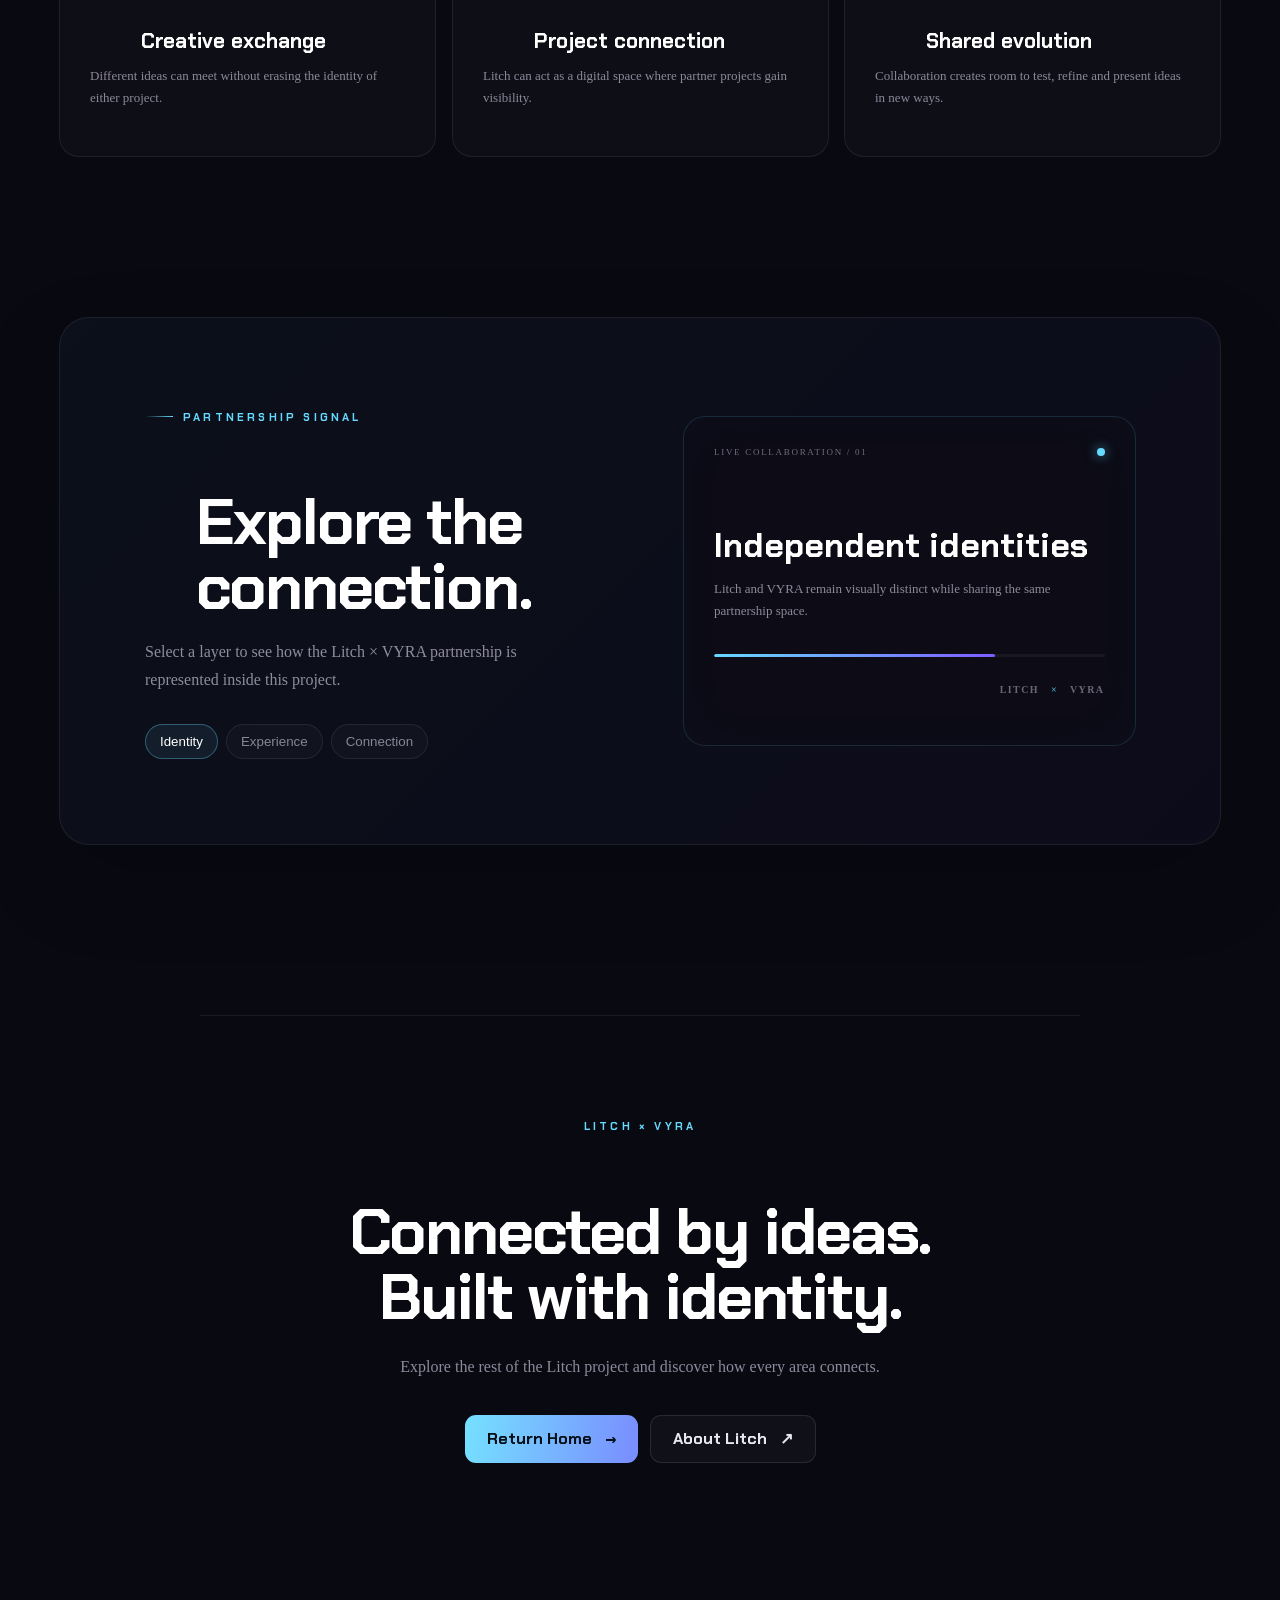
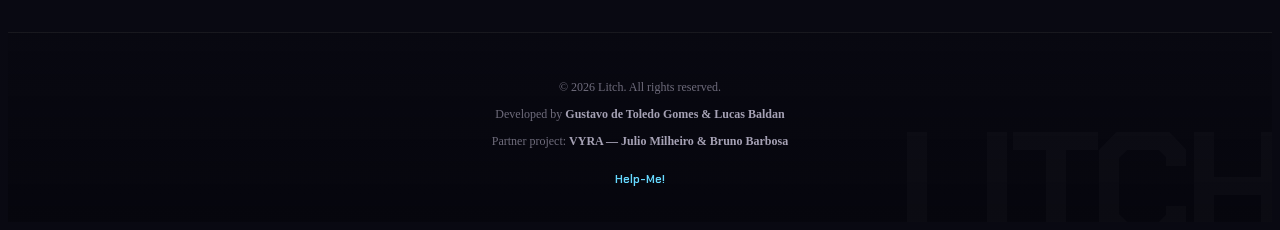
<file: html/partners.html>
<!DOCTYPE html>
<html lang="pt-br">
<head>
    <meta charset="UTF-8">
    <meta http-equiv="X-UA-Compatible" content="IE=edge">
    <meta name="viewport" content="width=device-width, initial-scale=1.0">

    <link rel="icon" type="image/png" href="../images/favicon.ico">
    <link rel="stylesheet" href="../css/style.css">
    <link rel="stylesheet" href="../css/experience.css">
    <link rel="stylesheet" href="../css/partners.css">

    <title>Partners | Litch × VYRA</title>
</head>

<body data-page="partners" class="partners-body">

<header>
    <div class="header__brand">
        <img src="../images/LitchLogo.png" alt="Litch logo">
        <h1 class="title">Litch</h1>
    </div>

    <nav class="litch-nav">
        <a href="index.html">Home</a>
        <a href="game-store.html">Game Store</a>
        <a href="litch+.html">Litch+</a>
        <a href="community.html">Community</a>
        <a href="about.html">About</a>
        <a href="partners.html" class="is-active">Partners</a>
        <a href="help-me.html">Help-Me!</a>
    </nav>

    <button class="litch-search-btn" aria-label="Pesquisar jogos">
        <svg viewBox="0 0 24 24">
            <circle cx="11" cy="11" r="7"></circle>
            <path d="M16.5 16.5L21 21"></path>
        </svg>
    </button>
</header>

<hr>

<main class="partners-main">

    <!-- =====================================================
         HERO
    ====================================================== -->
    <section class="partners-hero">
        <div class="partners-hero__copy">
            <span class="partners-eyebrow">LITCH × VYRA</span>

            <h2>
                Two projects.<br>
                <span>One connection.</span>
            </h2>

            <p>
                Litch grows through collaboration. VYRA joins our project as a partner,
                bringing people, ideas and a shared interest in building digital experiences
                with identity and purpose.
            </p>

            <div class="partners-hero__actions">
                <button type="button" class="partners-primary" data-scroll-team>
                    Meet the producers <span>↓</span>
                </button>

                <a href="about.html" class="partners-secondary">
                    About Litch <span>↗</span>
                </a>
            </div>
        </div>

        <div class="partners-hero__stage" aria-label="Conexão visual entre Litch e VYRA">
            <div class="partners-stage__orb partners-stage__orb--one"></div>
            <div class="partners-stage__orb partners-stage__orb--two"></div>

            <div class="partners-brand partners-brand--litch">
                <img src="../images/LitchLogo.png" alt="Logo Litch">
                <strong>LITCH</strong>
                <span>GAMING PLATFORM</span>
            </div>

            <div class="partners-connection" aria-hidden="true">
                <span class="partners-connection__line"></span>
                <span class="partners-connection__pulse"></span>
                <span class="partners-connection__core">×</span>
            </div>

            <div class="partners-brand partners-brand--vyra">
                <span class="vyra-mark">V</span>
                <strong>VYRA</strong>
                <span>CLOTHING WEBSTORE</span>
            </div>
        </div>
    </section>


    <!-- =====================================================
         NUMBERS
    ====================================================== -->
    <section class="partners-stats" aria-label="Partnership overview">
        <article class="partner-stat">
            <strong data-counter="2">0</strong>
            <span>Producers</span>
        </article>

        <article class="partner-stat">
            <strong data-counter="2">0</strong>
            <span>Projects connected</span>
        </article>

        <article class="partner-stat">
            <strong data-counter="1">0</strong>
            <span>Partnership</span>
        </article>
    </section>


    <!-- =====================================================
         PARTNERSHIP
    ====================================================== -->
    <section class="partners-story">
        <div class="partners-story__heading">
            <span class="partners-eyebrow">THE PARTNERSHIP</span>
            <h2>Different identities.<br>Shared direction.</h2>
        </div>

        <div class="partners-story__text">
            <p>
                The partnership between Litch and VYRA represents the connection between
                two independent projects. Each keeps its own identity while opening space
                for collaboration, exchange of ideas and stronger presentation.
            </p>

            <p>
                On the Litch side, the partnership is part of the platform's broader idea:
                creating an ecosystem that is not limited to a store, but can also connect
                projects, creators and communities.
            </p>
        </div>
    </section>


    <!-- =====================================================
         TEAM
    ====================================================== -->
    <section class="partners-team" id="vyra-team">
        <div class="partners-section-heading">
            <span class="partners-eyebrow">VYRA TEAM</span>
            <h2>The producers behind the partner project.</h2>
            <p>
                The VYRA partnership is represented in this project by its producers,
                Julio Milheiro and Bruno Barbosa.
            </p>
        </div>

        <div class="partners-team__grid">
            <article class="partner-person">
                <div class="partner-person__index">01</div>
                <div class="partner-person__avatar" aria-hidden="true">JM</div>

                <div class="partner-person__info">
                    <span>VYRA / PRODUCER</span>
                    <h3>Julio Milheiro</h3>
                    <p>
                        Producer of VYRA and one of the representatives of the partner
                        project in the Litch collaboration.
                    </p>
                </div>

                <div class="partner-person__signal" aria-hidden="true">
                    <span></span><span></span><span></span><span></span>
                </div>
            </article>

            <article class="partner-person">
                <div class="partner-person__index">02</div>
                <div class="partner-person__avatar" aria-hidden="true">BB</div>

                <div class="partner-person__info">
                    <span>VYRA / PRODUCER</span>
                    <h3>Bruno Barbosa</h3>
                    <p>
                        Producer of VYRA and one of the representatives of the partner
                        project in the Litch collaboration.
                    </p>
                </div>

                <div class="partner-person__signal" aria-hidden="true">
                    <span></span><span></span><span></span><span></span>
                </div>
            </article>
        </div>
    </section>


    <!-- =====================================================
         PILLARS
    ====================================================== -->
    <section class="partners-pillars">
        <div class="partners-section-heading partners-section-heading--center">
            <span class="partners-eyebrow">COLLABORATION</span>
            <h2>What a partnership can create.</h2>
        </div>

        <div class="partners-pillars__grid">
            <article class="partner-pillar">
                <span class="partner-pillar__number">01</span>
                <div class="partner-pillar__icon">◇</div>
                <h3>Creative exchange</h3>
                <p>
                    Different ideas can meet without erasing the identity of either project.
                </p>
            </article>

            <article class="partner-pillar">
                <span class="partner-pillar__number">02</span>
                <div class="partner-pillar__icon">↔</div>
                <h3>Project connection</h3>
                <p>
                    Litch can act as a digital space where partner projects gain visibility.
                </p>
            </article>

            <article class="partner-pillar">
                <span class="partner-pillar__number">03</span>
                <div class="partner-pillar__icon">✦</div>
                <h3>Shared evolution</h3>
                <p>
                    Collaboration creates room to test, refine and present ideas in new ways.
                </p>
            </article>
        </div>
    </section>


    <!-- =====================================================
         INTERACTIVE SIGNAL
    ====================================================== -->
    <section class="partners-signal">
        <div class="partners-signal__copy">
            <span class="partners-eyebrow">PARTNERSHIP SIGNAL</span>
            <h2>Explore the connection.</h2>
            <p>
                Select a layer to see how the Litch × VYRA partnership is represented
                inside this project.
            </p>

            <div class="partners-signal__tabs" role="tablist" aria-label="Partnership layers">
                <button type="button" class="is-active" data-partner-tab="identity" role="tab" aria-selected="true">Identity</button>
                <button type="button" data-partner-tab="experience" role="tab" aria-selected="false">Experience</button>
                <button type="button" data-partner-tab="connection" role="tab" aria-selected="false">Connection</button>
            </div>
        </div>

        <div class="partner-signal-card" aria-live="polite">
            <div class="partner-signal-card__top">
                <span>LIVE COLLABORATION / 01</span>
                <i></i>
            </div>

            <strong id="partnerSignalTitle">Independent identities</strong>
            <p id="partnerSignalText">
                Litch and VYRA remain visually distinct while sharing the same partnership space.
            </p>

            <div class="partner-signal-card__meter" aria-hidden="true">
                <span id="partnerSignalMeter"></span>
            </div>

            <div class="partner-signal-card__brands" aria-hidden="true">
                <b>LITCH</b>
                <span>×</span>
                <b>VYRA</b>
            </div>
        </div>
    </section>


    <!-- =====================================================
         FINAL CTA
    ====================================================== -->
    <section class="partners-final">
        <span class="partners-eyebrow">LITCH × VYRA</span>
        <h2>Connected by ideas.<br>Built with identity.</h2>
        <p>Explore the rest of the Litch project and discover how every area connects.</p>

        <div class="partners-final__actions">
            <a href="index.html">Return Home <span>→</span></a>
            <a href="about.html" class="is-ghost">About Litch <span>↗</span></a>
        </div>
    </section>

</main>

<footer class="litch-footer">
    <p>© 2026 Litch. All rights reserved.</p>
    <p>Developed by <strong>Gustavo de Toledo Gomes &amp; Lucas Baldan</strong></p>
    <p>Partner project: <strong>VYRA — Julio Milheiro &amp; Bruno Barbosa</strong></p>
    <a href="help-me.html">Help-Me!</a>
</footer>

<script src="../js/experience.js" defer></script>
<script src="../js/partners.js" defer></script>
</body>
</html>
</file>
<file: css/style.css>
@import url('https://fonts.googleapis.com/css2?family=Chakra+Petch:wght@600;700&family=Inter:wght@400;500;600&display=swap');

html {
  scroll-behavior: smooth;
}

section[id] {
  scroll-margin-top: 80px;
}

body {
  min-height: 100vh;
  background-color: #0b0b12;
  background-image:
    radial-gradient(circle at 20% 20%, rgba(124, 92, 255, 0.18), transparent 45%),
    radial-gradient(circle at 80% 30%, rgba(124, 92, 255, 0.12), transparent 50%),
    radial-gradient(circle at 50% 90%, rgba(102, 217, 255, 0.06), transparent 55%),
    linear-gradient(135deg, #0b0b12, #15101f, #0b0b12);
  background-size: 200% 200%, 200% 200%, 200% 200%, 300% 300%;
  animation: litchDrift 22s ease-in-out infinite;
}

@keyframes litchDrift {
  0% {
    background-position: 0% 0%, 100% 0%, 50% 100%, 0% 50%;
  }
  50% {
    background-position: 20% 30%, 70% 40%, 60% 70%, 100% 50%;
  }
  100% {
    background-position: 0% 0%, 100% 0%, 50% 100%, 0% 50%;
  }
}

@media (prefers-reduced-motion: reduce) {
  body {
    animation: none;
  }
}

/* ---------- Linha divisória sob o header ---------- */
hr {
  border: none;
  height: 1px;
  background: linear-gradient(90deg, transparent, rgba(124, 92, 255, 0.5), transparent);
  margin: 0;
}

/* ---------- Header ---------- */
header {
  display: flex;
  align-items: center;
  justify-content: space-between;
  gap: 32px;
  padding: 16px 32px;
  background: #0b0b12;
  box-shadow: 0 4px 24px rgba(0, 0, 0, 0.5);
  position: relative;
  z-index: 20;
}

.litch-search-btn {
    width: 42px;
    height: 42px;

    display: flex;
    align-items: center;
    justify-content: center;

    border: none;
    border-radius: 10px;

    background: transparent;
    color: #d9d5e8;

    cursor: pointer;

    transition: 
        color 0.2s ease,
        background 0.2s ease,
        transform 0.2s ease;
}

.litch-search-btn svg {
    width: 22px;
    height: 22px;

    fill: none;
    stroke: currentColor;
    stroke-width: 2;
    stroke-linecap: round;
}

.litch-search-btn:hover {
    color: #66d9ff;
    background: rgba(102, 217, 255, 0.08);
    transform: scale(1.08);
}

.litch-search {
    width: min(900px, 90%);
    margin: 30px auto;
}

.litch-search__input {
    height: 58px;

    display: flex;
    align-items: center;

    padding: 0 18px;

    border: 1px solid rgba(102, 217, 255, 0.3);
    border-radius: 12px;

    background: rgba(15, 15, 30, 0.9);
}

.litch-search__input svg {
    width: 22px;
    height: 22px;

    fill: none;
    stroke: #66d9ff;
    stroke-width: 2;
    stroke-linecap: round;
}

.litch-search__input input {
    flex: 1;

    height: 100%;

    margin-left: 14px;

    border: none;
    outline: none;

    background: transparent;

    color: white;

    font-family: 'Inter', sans-serif;
    font-size: 17px;
}

.litch-search__input input::placeholder {
    color: #77748a;
}

.litch-search__results {
    display: grid;
    grid-template-columns: repeat(auto-fill, minmax(220px, 1fr));
    gap: 20px;

    margin-top: 25px;
}

/* =========================================
   COMMUNITY
========================================= */

#community {
    width: 100%;
    padding: 40px 5% 100px;
}

.Comunnity-title {
    margin-bottom: 35px;

    font-family: 'Chakra Petch', sans-serif;
    font-size: 26px;
    font-weight: 700;

    color: #ffffff;
}


/* ---------- Avaliação geral ---------- */

.litch-community-rating {
    width: 100%;
    max-width: 600px;

    margin: 0 auto 50px;

    text-align: center;
}

.litch-community-rating__score {
    display: flex;
    align-items: baseline;
    justify-content: center;

    gap: 5px;
}

.litch-community-rating__score strong {
    font-family: 'Chakra Petch', sans-serif;

    font-size: 52px;
    line-height: 1;

    color: #ffffff;
}

.litch-community-rating__score span {
    font-size: 18px;
    color: #77748a;
}

.litch-community-rating__stars {
    margin-top: 10px;

    font-size: 28px;
    letter-spacing: 5px;

    color: #66d9ff;
}

.litch-community-rating p {
    margin-top: 8px;

    font-size: 13px;

    color: #77748a;
}


/* ---------- Grid ---------- */

.litch-community-grid {
    display: grid;

    grid-template-columns: repeat(2, minmax(0, 1fr));

    gap: 20px;

    max-width: 1200px;

    margin: 0 auto;
}


/* ---------- Card ---------- */

.litch-review-card {
    min-height: 180px;

    padding: 22px;

    border: 1px solid rgba(255, 255, 255, 0.07);
    border-radius: 12px;

    background:
        linear-gradient(
            145deg,
            rgba(38, 34, 76, 0.85),
            rgba(14, 14, 28, 0.95)
        );

    box-shadow:
        0 10px 30px rgba(0, 0, 0, 0.18);

    transition:
        transform 0.25s ease,
        border-color 0.25s ease,
        box-shadow 0.25s ease;
}

.litch-review-card:hover {
    transform: translateY(-4px);

    border-color: rgba(102, 217, 255, 0.3);

    box-shadow:
        0 15px 35px rgba(0, 0, 0, 0.3),
        0 0 20px rgba(102, 217, 255, 0.06);
}


/* ---------- Usuário ---------- */

.litch-review-card__top {
    display: flex;
    align-items: center;

    position: relative;

    margin-bottom: 20px;
}

.litch-review-card__avatar {
    width: 42px;
    height: 42px;

    display: flex;
    align-items: center;
    justify-content: center;

    margin-right: 12px;

    border-radius: 50%;

    background: linear-gradient(
        135deg,
        #66d9ff,
        #526cff
    );

    color: #080812;

    font-family: 'Chakra Petch', sans-serif;
    font-size: 17px;
    font-weight: 700;
}

.litch-review-card__top h3 {
    margin: 0;

    font-size: 15px;
    font-weight: 600;

    color: #ffffff;
}

.litch-review-card__top span {
    display: block;

    margin-top: 3px;

    font-size: 11px;

    color: #77748a;
}


/* ---------- Estrelas ---------- */

.litch-review-card__stars {
    margin-left: auto;

    font-size: 15px;
    letter-spacing: 2px;

    color: #66d9ff;
}


/* ---------- Comentário ---------- */

.litch-review-card > p {
    margin: 0;

    color: #c4c1d0;

    font-size: 14px;
    line-height: 1.65;
}

.header__brand {
  display: flex;
  align-items: center;
  gap: 12px;
}

.header__brand .title {
  font-size: 20px;
  margin: 0;
  text-align: left;
}

header div img {
  height: 32px;
  width: auto;
  display: block;
}

.title {
  font-family: 'Chakra Petch', sans-serif;
  font-size: 32px;
  font-weight: 700;
  color: #7c5cff;
  text-align: center;
  margin-top: 40px;
}

.litch-nav {
  display: flex;
  align-items: center;
  gap: 24px;
}

.litch-nav a {
  position: relative;
  padding-bottom: 4px;
  color: #d9d5e8;
  text-decoration: none;
  font-family: 'Chakra Petch', sans-serif;
  font-size: 16px;
  font-weight: 600;
  transition: color 0.2s ease;
}

.litch-nav a::after {
  content: '';
  position: absolute;
  left: 0;
  bottom: 0;
  width: 0;
  height: 2px;
  background: var(--accent-2, #66d9ff);
  transition: width 0.2s ease;
}

.litch-nav a:hover {
  color: #7c5cff;
}

.litch-nav a:hover::after,
.litch-nav a.is-active::after {
  width: 100%;
}

/* ---------- Títulos de seção (Game Store, Litch+, etc.) ---------- */
main section h2 {
  font-family: 'Chakra Petch', sans-serif;
  font-size: clamp(22px, 2.4vw, 30px);
  font-weight: 700;
  color: var(--text, #d9d5e8);
  padding: 48px clamp(16px, 4vw, 64px) 0;
  margin: 0;
}

main section h3 {
  font-family: 'Chakra Petch', sans-serif;
  font-size: clamp(18px, 2vw, 24px);
  font-weight: 600;
  color: var(--text, #d9d5e8);
  padding: 24px clamp(16px, 4vw, 64px) 0;
  margin: 0;
}

/* ---------- Carrossel do topo ---------- */
.litch-carousel {
  --bg: #0b0b12;
  --card: #15131f;
  --card-hover: #1c1929;
  --accent: #7c5cff;
  --accent-2: #66d9ff;
  --text: #d9d5e8;
  --text-dim: #8d87a3;

  background: transparent;
  padding: 48px clamp(16px, 4vw, 64px);
  font-family: 'Inter', sans-serif;
  color: var(--text);
}

.litch-carousel__header {
  display: flex;
  align-items: baseline;
  gap: 16px;
  margin-bottom: 24px;
}

.litch-carousel__eyebrow {
  font-family: 'Chakra Petch', sans-serif;
  font-size: 12px;
  font-weight: 600;
  letter-spacing: 0.14em;
  text-transform: uppercase;
  color: var(--accent-2);
  position: relative;
  padding-left: 14px;
}

.litch-carousel__eyebrow::before {
  content: '';
  position: absolute;
  left: 0;
  top: 50%;
  width: 8px;
  height: 8px;
  background: var(--accent-2);
  clip-path: polygon(50% 0%, 100% 50%, 50% 100%, 0% 50%);
  transform: translateY(-50%);
}

.litch-carousel__title {
  font-family: 'Chakra Petch', sans-serif;
  font-size: clamp(22px, 2.4vw, 30px);
  font-weight: 700;
  letter-spacing: 0.01em;
  margin: 0;
}

.litch-carousel__track-wrap {
  position: relative;
}

.litch-carousel__track {
  display: flex;
  gap: 12px;
  overflow-x: auto;
  scroll-snap-type: x mandatory;
  scrollbar-width: none;
  padding-bottom: 4px;
}

.litch-carousel__track::-webkit-scrollbar {
  display: none;
}

.litch-card {
  position: relative;
  flex: 0 0 clamp(200px, 22vw, 280px);
  aspect-ratio: 2 / 3;
  scroll-snap-align: start;
  background: var(--card);
  clip-path: polygon(0 0, 100% 0, 100% calc(100% - 20px), calc(100% - 20px) 100%, 0 100%);
  overflow: hidden;
  cursor: pointer;
  box-shadow: 0 8px 24px rgba(0, 0, 0, 0.4);
  transition: transform 0.25s ease, box-shadow 0.25s ease;
}

.litch-card:hover {
  transform: translateY(-4px);
  box-shadow: 0 12px 32px rgba(124, 92, 255, 0.25);
}

.litch-card__img {
  position: absolute;
  inset: 0;
  width: 100%;
  height: 100%;
  object-fit: cover;
  object-position: center;
  display: block;
  background: linear-gradient(160deg, #221f30, #15131f);
  transition: transform 0.4s ease;
}

.litch-card:hover .litch-card__img {
  transform: scale(1.06);
}

.litch-card__scrim {
  position: absolute;
  inset: 0;
  background: linear-gradient(180deg, rgba(11,11,18,0) 40%, rgba(11,11,18,0.92) 100%);
}

.litch-card__tag {
  position: absolute;
  top: 14px;
  left: 14px;
  font-family: 'Chakra Petch', sans-serif;
  font-size: 10px;
  font-weight: 700;
  letter-spacing: 0.08em;
  text-transform: uppercase;
  color: var(--bg);
  background: var(--accent);
  padding: 4px 8px;
  clip-path: polygon(0 0, 100% 0, 92% 100%, 0% 100%);
}

.litch-card__body {
  position: absolute;
  left: 12px;
  right: 12px;
  bottom: 12px;
}

.litch-card__name {
  font-family: 'Chakra Petch', sans-serif;
  font-size: 14px;
  font-weight: 700;
  margin: 0 0 2px;
  line-height: 1.2;
}

.litch-card__status {
  font-size: 10px;
  color: var(--text-dim);
  margin: 0;
}

.litch-carousel__arrow {
  position: absolute;
  top: 50%;
  transform: translateY(-50%);
  width: 40px;
  height: 40px;
  display: grid;
  place-items: center;
  background: rgba(21, 19, 31, 0.85);
  border: 1px solid rgba(124, 92, 255, 0.4);
  clip-path: polygon(50% 0%, 100% 50%, 50% 100%, 0% 50%);
  color: var(--text);
  cursor: pointer;
  transition: background 0.2s ease, border-color 0.2s ease, transform 0.2s ease;
  z-index: 10;
}

.litch-carousel__arrow:hover {
  background: var(--accent);
  border-color: var(--accent);
  transform: translateY(-50%) scale(1.1);
}

.litch-carousel__arrow--prev { left: 12px; }
.litch-carousel__arrow--next { right: 12px; }

.litch-carousel__arrow svg {
  width: 16px;
  height: 16px;
  stroke: currentColor;
}

.litch-carousel__dots {
  display: flex;
  justify-content: center;
  gap: 6px;
  margin-top: 20px;
}

.litch-carousel__dot {
  width: 22px;
  height: 3px;
  background: rgba(217, 213, 232, 0.2);
  border: none;
  cursor: pointer;
  transition: background 0.2s ease;
}

.litch-carousel__dot.is-active {
  background: var(--accent-2);
  box-shadow: 0 0 8px rgba(102, 217, 255, 0.6);
}

/* ---------- Título e subtítulo da Store ---------- */
.litch-game-store__title {
  font-family: 'Chakra Petch', sans-serif;
  font-size: clamp(22px, 2.4vw, 30px);
  font-weight: 700;
  color: var(--text, #d9d5e8);
  padding: 48px clamp(16px, 4vw, 64px) 0;
  margin: 0;
}

.litch-game-store__subtitle {
  font-family: 'Chakra Petch', sans-serif;
  font-size: 20px;
  font-weight: 700;
  color: var(--text, #d9d5e8);
  padding: 0 clamp(16px, 4vw, 64px);
  margin: 40px 0 20px;
}

/* ---------- Hero banner ---------- */
.litch-hero {
  position: relative;
  margin: 24px clamp(16px, 4vw, 64px) 0;
  height: clamp(280px, 40vw, 420px);
  clip-path: polygon(0 0, 100% 0, 100% calc(100% - 40px), calc(100% - 40px) 100%, 0 100%);
  overflow: hidden;
}

.litch-hero__img {
  position: absolute;
  inset: 0;
  width: 100%;
  height: 100%;
  object-fit: cover;
  background: linear-gradient(160deg, #221f30, #15131f);
}

.litch-hero__scrim {
  position: absolute;
  inset: 0;
  background: linear-gradient(90deg, rgba(11,11,18,0.95) 15%, rgba(11,11,18,0.3) 60%, transparent 100%);
}

.litch-hero__content {
  position: absolute;
  left: clamp(20px, 3vw, 48px);
  bottom: clamp(20px, 3vw, 48px);
  max-width: 480px;
  color: #d9d5e8;
}

.litch-hero__tag {
  display: inline-block;
  font-family: 'Chakra Petch', sans-serif;
  font-size: 11px;
  font-weight: 700;
  letter-spacing: 0.1em;
  text-transform: uppercase;
  color: #0b0b12;
  background: #66d9ff;
  padding: 4px 10px;
  clip-path: polygon(0 0, 100% 0, 90% 100%, 0% 100%);
  margin-bottom: 12px;
}

.litch-hero__plus {
  display: inline-block;
  font-family: 'Chakra Petch', sans-serif;
  font-size: 11px;
  font-weight: 700;
  letter-spacing: 0.1em;
  text-transform: uppercase;
  color: #d9d5e8;
  background: #7c5cff;
  padding: 4px 10px;
  clip-path: polygon(0 0, 100% 0, 90% 100%, 0% 100%);
  margin-left: 8px;
}

.litch-hero__name {
  font-family: 'Chakra Petch', sans-serif;
  font-size: clamp(24px, 3vw, 36px);
  font-weight: 700;
  margin: 0 0 8px;
  line-height: 1.15;
}

.litch-hero__desc {
  font-size: 14px;
  color: #8d87a3;
  margin: 0 0 20px;
}

.litch-hero__meta {
  display: flex;
  align-items: center;
  gap: 16px;
}

.litch-hero__price {
  font-family: 'Chakra Petch', sans-serif;
  font-size: 18px;
  font-weight: 700;
  color: #66d9ff;
}

.litch-hero__cta {
  font-family: 'Chakra Petch', sans-serif;
  font-size: 13px;
  font-weight: 700;
  letter-spacing: 0.04em;
  text-transform: uppercase;
  color: #0b0b12;
  background: #7c5cff;
  border: none;
  padding: 10px 20px;
  clip-path: polygon(0 0, 100% 0, 92% 100%, 0% 100%);
  cursor: pointer;
  transition: background 0.2s ease;
}

.litch-hero__cta:hover {
  background: #66d9ff;
}

/* ---------- Carrossel da Store ---------- */
.litch-store-carousel {
  --accent: #7c5cff;
  --accent-2: #66d9ff;
  --text: #d9d5e8;

  padding: 0 clamp(16px, 4vw, 64px) 48px;
}

.litch-store-carousel__track-wrap {
  position: relative;
}

.litch-store-carousel__track {
  display: flex;
  gap: 18px;
  overflow-x: auto;
  scroll-snap-type: x proximity;
  padding-bottom: 4px;


  scrollbar-width: none;
}

.litch-store-carousel__track::-webkit-scrollbar {
  display: none;
}

.litch-store-carousel__track .litch-store-card {
  flex: 0 0 220px;
  scroll-snap-align: start;
  scroll-margin-inline-start: clamp(16px, 4vw, 64px);
}

.litch-store-carousel__jump {
  display: flex;
  flex-wrap: wrap;
  gap: 8px;
  margin-top: 16px;
  padding: 0 clamp(16px, 4vw, 64px);
}

.litch-store-carousel__jump a {
  display: grid;
  place-items: center;
  width: 28px;
  height: 28px;
  font-family: 'Chakra Petch', sans-serif;
  font-size: 12px;
  font-weight: 600;
  color: #8d87a3;
  text-decoration: none;
  background: #15131f;
  border: 1px solid rgba(124, 92, 255, 0.25);
  clip-path: polygon(0 0, 100% 0, 100% 78%, 78% 100%, 0 100%);
  transition: color 0.2s ease, border-color 0.2s ease, background 0.2s ease;
}

.litch-store-carousel__jump a:hover {
  color: #0b0b12;
  background: #66d9ff;
  border-color: #66d9ff;
}

/* ---------- Cards de jogo (usados dentro do carrossel da Store) ---------- */
.litch-store-card {
  position: relative;
  aspect-ratio: 3 / 4;
  background: #15131f;
  clip-path: polygon(0 0, 100% 0, 100% calc(100% - 24px), calc(100% - 24px) 100%, 0 100%);
  overflow: hidden;
  cursor: pointer;
  box-shadow: 0 8px 24px rgba(0, 0, 0, 0.4);
  transition: transform 0.25s ease, box-shadow 0.25s ease;
}

.litch-store-card:hover {
  transform: translateY(-4px);
  box-shadow: 0 12px 32px rgba(124, 92, 255, 0.25);
}

.litch-store-card__img {
  position: absolute;
  inset: 0;
  width: 100%;
  height: 100%;
  object-fit: cover;
  background: linear-gradient(160deg, #221f30, #15131f);
  transition: transform 0.4s ease;
}

.litch-store-card:hover .litch-store-card__img {
  transform: scale(1.06);
}

.litch-store-card__scrim {
  position: absolute;
  inset: 0;
  background: linear-gradient(180deg, rgba(11,11,18,0) 40%, rgba(11,11,18,0.92) 100%);
}

.litch-store-card__discount {
  position: absolute;
  top: 12px;
  left: 12px;
  font-family: 'Chakra Petch', sans-serif;
  font-size: 11px;
  font-weight: 700;
  color: #0b0b12;
  background: #66d9ff;
  padding: 3px 8px;
  clip-path: polygon(0 0, 100% 0, 88% 100%, 0% 100%);
}

.litch-store-card__body {
  position: absolute;
  left: 14px;
  right: 14px;
  bottom: 14px;
}

.litch-store-card__name {
  font-family: 'Chakra Petch', sans-serif;
  font-size: 15px;
  font-weight: 700;
  color: #d9d5e8;
  margin: 0 0 2px;
  line-height: 1.2;
}

.litch-store-card__genre {
  font-size: 11px;
  color: #8d87a3;
  margin: 0 0 8px;
}

.litch-store-card__price {
  display: flex;
  align-items: baseline;
  gap: 8px;
}

.litch-store-card__price-old {
  font-size: 11px;
  color: #8d87a3;
  text-decoration: line-through;
}

.litch-store-card__price-new {
  font-family: 'Chakra Petch', sans-serif;
  font-size: 14px;
  font-weight: 700;
  color: #66d9ff;
}

.litch-store-section {
    margin-left: 0;
    margin-right: 0;
}

.litch-store-section .litch-game-store__subtitle {
    padding-left: 0;
    padding-right: 0;
}

.litch-store-section .litch-store-carousel {
    padding-left: clamp(16px, 4vw, 64px);
    padding-right: clamp(16px, 4vw, 64px);
}
/* ---------- Hero do Litch+ ---------- */
.litch-plus-hero {
  display: flex;
  align-items: center;
  gap: clamp(24px, 4vw, 64px);
  margin: 24px clamp(16px, 4vw, 64px) 0;
  padding: clamp(32px, 5vw, 56px);
  background: linear-gradient(135deg, #15131f, #1c1730);
  clip-path: polygon(0 0, 100% 0, 100% calc(100% - 40px), calc(100% - 40px) 100%, 0 100%);
  box-shadow: 0 12px 32px rgba(0, 0, 0, 0.4);
}

.litch-plus-hero__content {
  flex: 1 1 420px;
  color: #d9d5e8;
}

.litch-plus-hero__tag {
  display: inline-block;
  font-family: 'Chakra Petch', sans-serif;
  font-size: 11px;
  font-weight: 700;
  letter-spacing: 0.1em;
  text-transform: uppercase;
  color: #0b0b12;
  background: #7c5cff;
  padding: 4px 10px;
  clip-path: polygon(0 0, 100% 0, 90% 100%, 0% 100%);
  margin-bottom: 16px;
}

.litch-plus-hero__headline {
  font-family: 'Chakra Petch', sans-serif;
  font-size: clamp(26px, 3.2vw, 40px);
  font-weight: 700;
  line-height: 1.15;
  margin: 0 0 16px;
}

.litch-plus-hero__desc {
  font-size: 15px;
  color: #8d87a3;
  line-height: 1.6;
  margin: 0 0 28px;
  max-width: 420px;
}

.litch-plus-hero__actions {
  display: flex;
  flex-wrap: wrap;
  gap: 14px;
}

.litch-plus-hero__cta {
  font-family: 'Chakra Petch', sans-serif;
  font-size: 14px;
  font-weight: 700;
  letter-spacing: 0.04em;
  text-transform: uppercase;
  color: #0b0b12;
  background: #66d9ff;
  border: none;
  padding: 12px 24px;
  clip-path: polygon(0 0, 100% 0, 92% 100%, 0% 100%);
  cursor: pointer;
  transition: background 0.2s ease, transform 0.2s ease;
}

.litch-plus-hero__cta:hover {
  background: #7c5cff;
  color: #d9d5e8;
  transform: translateY(-2px);
}

.litch-plus-hero__cta--ghost {
  background: transparent;
  color: #d9d5e8;
  border: 1px solid rgba(124, 92, 255, 0.5);
}

.litch-plus-hero__cta--ghost:hover {
  background: rgba(124, 92, 255, 0.15);
  color: #d9d5e8;
}

.litch-plus-hero__visual {
  flex: 1 1 320px;
  aspect-ratio: 4 / 3;
  position: relative;
  clip-path: polygon(6% 0, 100% 0, 100% 94%, 94% 100%, 0 100%, 0 6%);
  overflow: hidden;
  background: linear-gradient(160deg, #221f30, #15131f);
}

.litch-plus-hero__img {
  position: absolute;
  inset: 0;
  width: 100%;
  height: 100%;
  object-fit: cover;
  display: block;
}

a.litch-plus-hero__cta {
  display: inline-block;
  text-decoration: none;
}

@media (max-width: 720px) {
  .litch-plus-hero {
    flex-direction: column;
    text-align: center;
  }

  .litch-plus-hero__actions {
    justify-content: center;
  }

  .litch-plus-hero__desc {
    max-width: none;
  }
}

/* ---------- Planos do Litch+ ---------- */
.litch-plans-grid {
  display: grid;
  grid-template-columns: repeat(auto-fit, minmax(240px, 1fr));
  gap: 24px;
  padding: 32px clamp(16px, 4vw, 64px) 48px;
}

.litch-plan-card {
  position: relative;
  background: #15131f;
  padding: 32px 28px;
  clip-path: polygon(0 0, 100% 0, 100% calc(100% - 28px), calc(100% - 28px) 100%, 0 100%);
  box-shadow: 0 8px 24px rgba(0, 0, 0, 0.4);
  transition: transform 0.25s ease, box-shadow 0.25s ease;
}

.litch-plan-card:hover {
  transform: translateY(-4px);
  box-shadow: 0 12px 32px rgba(124, 92, 255, 0.25);
}

.litch-plan-card--featured {
  background: linear-gradient(150deg, #1c1730, #15131f);
  border: 1px solid rgba(124, 92, 255, 0.5);
}

.litch-plan-card__badge {
  position: absolute;
  top: 18px;
  right: -6px;
  font-family: 'Chakra Petch', sans-serif;
  font-size: 10px;
  font-weight: 700;
  letter-spacing: 0.06em;
  text-transform: uppercase;
  color: #0b0b12;
  background: #66d9ff;
  padding: 4px 10px;
  clip-path: polygon(0 0, 100% 0, 92% 50%, 100% 100%, 0 100%);
}

.litch-plan-card__name {
  font-family: 'Chakra Petch', sans-serif;
  font-size: 18px;
  font-weight: 700;
  color: #d9d5e8;
  margin: 0 0 12px;
}

.litch-plan-card__price {
  font-family: 'Chakra Petch', sans-serif;
  font-size: 30px;
  font-weight: 700;
  color: #66d9ff;
  margin: 0 0 24px;
}

.litch-plan-card__price span {
  font-size: 13px;
  font-weight: 500;
  color: #8d87a3;
}

.litch-plan-card__features {
  list-style: none;
  padding: 0;
  margin: 0 0 28px;
  display: flex;
  flex-direction: column;
  gap: 10px;
}

.litch-plan-card__features li {
  font-size: 13px;
  color: #d9d5e8;
  padding-left: 18px;
  position: relative;
}

.litch-plan-card__features li::before {
  content: '';
  position: absolute;
  left: 0;
  top: 6px;
  width: 6px;
  height: 6px;
  background: #7c5cff;
  clip-path: polygon(50% 0%, 100% 50%, 50% 100%, 0% 50%);
}

.litch-plan-card__cta {
  width: 100%;
  font-family: 'Chakra Petch', sans-serif;
  font-size: 13px;
  font-weight: 700;
  letter-spacing: 0.04em;
  text-transform: uppercase;
  color: #0b0b12;
  background: #7c5cff;
  border: none;
  padding: 12px;
  clip-path: polygon(0 0, 100% 0, 92% 100%, 0% 100%);
  cursor: pointer;
  transition: background 0.2s ease;
}

.litch-plan-card__cta:hover {
  background: #66d9ff;
}

/* ---------- Preview da biblioteca Litch+ (marquee infinito) ---------- */
.litch-library {
  position: relative;
  margin: 40px clamp(16px, 4vw, 64px) 48px;
  display: flex;
  flex-direction: column;
  gap: 14px;
}

/* fade nas bordas, esconde onde a faixa "nasce/morre" */
.litch-library::before,
.litch-library::after {
  content: '';
  position: absolute;
  top: 0;
  bottom: 0;
  width: clamp(40px, 8vw, 120px);
  z-index: 5;
  pointer-events: none;
}

.litch-library::before {
  left: 0;
  background: linear-gradient(90deg, #0b0b12, transparent);
}

.litch-library::after {
  right: 0;
  background: linear-gradient(270deg, #0b0b12, transparent);
}

.litch-library__row {
  overflow: hidden;
}

.litch-library__track {
  display: flex;
  gap: 14px;
  width: max-content;
}

.litch-library__row--left .litch-library__track {
  animation: litchScrollLeft 40s linear infinite;
}

.litch-library__row--right .litch-library__track {
  animation: litchScrollRight 40s linear infinite;
}

.litch-library__row:hover .litch-library__track {
  animation-play-state: paused;
}

@keyframes litchScrollLeft {
  from { transform: translateX(0); }
  to { transform: translateX(-50%); }
}

@keyframes litchScrollRight {
  from { transform: translateX(-50%); }
  to { transform: translateX(0); }
}

.litch-library__cover {
  position: relative;
  flex: 0 0 clamp(120px, 12vw, 160px);
  aspect-ratio: 3 / 4;
  clip-path: polygon(0 0, 100% 0, 100% calc(100% - 16px), calc(100% - 16px) 100%, 0 100%);
  overflow: hidden;
  background: linear-gradient(160deg, #221f30, #15131f);
}

.litch-library__cover img {
  position: absolute;
  inset: 0;
  width: 100%;
  height: 100%;
  object-fit: cover;
  display: block;
}

.litch-library__cover-name {
  position: absolute;
  left: 0;
  right: 0;
  bottom: 0;
  padding: 8px 10px;
  font-family: 'Chakra Petch', sans-serif;
  font-size: 11px;
  font-weight: 600;
  color: #d9d5e8;
  background: linear-gradient(180deg, transparent, rgba(11,11,18,0.95));
  opacity: 0;
  transform: translateY(6px);
  transition: opacity 0.2s ease, transform 0.2s ease;
}

.litch-library__cover:hover .litch-library__cover-name {
  opacity: 1;
  transform: translateY(0);
}

.litch-footer a {
    display: inline-block;

    margin-top: 10px;

    color: #66d9ff;

    text-decoration: none;

    font-family: 'Chakra Petch', sans-serif;

    font-weight: 600;

    transition: 0.2s ease;
}

.litch-footer a:hover {
    color: #ffffff;

    text-shadow:
        0 0 12px rgba(102, 217, 255, 0.4);
}

/* =========================================
   HELP-ME PAGE
========================================= */

.help-main {
    min-height: calc(100vh - 150px);
    padding: 70px 20px 100px;
}


/* ---------- Hero ---------- */

.help-hero {
    max-width: 800px;

    margin: 0 auto 45px;

    text-align: center;
}

.help-hero__eyebrow {
    color: #66d9ff;

    font-family: 'Chakra Petch', sans-serif;

    font-size: 12px;
    font-weight: 700;

    letter-spacing: 3px;
}

.help-hero h2 {
    margin: 12px 0 15px;

    font-family: 'Chakra Petch', sans-serif;

    font-size: clamp(32px, 5vw, 52px);

    color: #ffffff;
}

.help-hero p {
    max-width: 650px;

    margin: auto;

    color: #88859a;

    font-size: 15px;
    line-height: 1.7;
}


/* ---------- AI ---------- */

.litch-ai {
    width: min(900px, 100%);

    margin: auto;

    border: 1px solid rgba(102, 217, 255, 0.16);

    border-radius: 16px;

    background:
        linear-gradient(
            145deg,
            rgba(26, 24, 48, 0.95),
            rgba(11, 11, 20, 0.98)
        );

    overflow: hidden;

    box-shadow:
        0 25px 70px rgba(0, 0, 0, 0.35);
}


/* ---------- AI Header ---------- */

.litch-ai__header {
    display: flex;
    align-items: center;

    gap: 14px;

    padding: 20px 24px;

    border-bottom: 1px solid rgba(255, 255, 255, 0.06);
}

.litch-ai__icon {
    width: 42px;
    height: 42px;

    display: flex;
    align-items: center;
    justify-content: center;

    border-radius: 12px;

    background: rgba(102, 217, 255, 0.1);

    color: #66d9ff;

    font-size: 22px;
}

.litch-ai__header h3 {
    margin: 0;

    color: #ffffff;

    font-family: 'Chakra Petch', sans-serif;

    font-size: 17px;
}

.litch-ai__header span {
    display: block;

    margin-top: 3px;

    color: #66d9ff;

    font-size: 11px;
}


/* ---------- Messages ---------- */

.litch-ai__messages {
    min-height: 300px;

    max-height: 450px;

    overflow-y: auto;

    padding: 25px;
}

.ai-message {
    display: flex;

    gap: 12px;

    margin-bottom: 20px;
}

.ai-message__avatar {
    width: 34px;
    height: 34px;

    flex-shrink: 0;

    display: flex;
    align-items: center;
    justify-content: center;

    border-radius: 10px;

    background: #66d9ff;

    color: #080812;

    font-family: 'Chakra Petch', sans-serif;

    font-weight: 700;
}

.ai-message__content {
    max-width: 75%;

    padding: 13px 16px;

    border-radius: 4px 12px 12px 12px;

    background: rgba(255, 255, 255, 0.045);
}

.ai-message__content strong {
    display: block;

    margin-bottom: 5px;

    color: #66d9ff;

    font-size: 12px;
}

.ai-message__content p {
    margin: 0;

    color: #d9d5e8;

    font-size: 14px;

    line-height: 1.6;
}


/* ---------- Suggestions ---------- */

.litch-ai__suggestions {
    display: flex;

    flex-wrap: wrap;

    gap: 10px;

    padding: 0 25px 20px;
}

.litch-ai__suggestions button {
    padding: 9px 13px;

    border: 1px solid rgba(102, 217, 255, 0.18);

    border-radius: 8px;

    background: rgba(102, 217, 255, 0.04);

    color: #aaa7b8;

    font-size: 12px;

    cursor: pointer;

    transition: 0.2s ease;
}

.litch-ai__suggestions button:hover {
    border-color: rgba(102, 217, 255, 0.45);

    background: rgba(102, 217, 255, 0.09);

    color: #66d9ff;
}


/* ---------- Input ---------- */

.litch-ai__input {
    display: flex;

    gap: 10px;

    padding: 18px 20px;

    border-top: 1px solid rgba(255, 255, 255, 0.06);
}

.litch-ai__input input {
    flex: 1;

    min-width: 0;

    height: 48px;

    padding: 0 16px;

    border: 1px solid rgba(255, 255, 255, 0.08);

    border-radius: 10px;

    outline: none;

    background: #0b0b12;

    color: #ffffff;

    font-family: 'Inter', sans-serif;
}

.litch-ai__input input:focus {
    border-color: rgba(102, 217, 255, 0.45);
}

.litch-ai__input input::placeholder {
    color: #666374;
}

.litch-ai__input > button {
    width: 48px;

    border: none;

    border-radius: 10px;

    background: #66d9ff;

    color: #080812;

    font-size: 18px;

    cursor: pointer;

    transition: 0.2s ease;
}

.litch-ai__input > button:hover {
    transform: translateY(-2px);

    box-shadow:
        0 5px 20px rgba(102, 217, 255, 0.2);
}


/* ---------- FAQ ---------- */

.help-faq {
    width: min(1100px, 100%);

    margin: 90px auto 0;
}

.help-faq > h2 {
    margin-bottom: 25px;

    font-family: 'Chakra Petch', sans-serif;

    color: #ffffff;
}

.help-faq__grid {
    display: grid;

    grid-template-columns: repeat(2, 1fr);

    gap: 18px;
}

.help-faq__grid article {
    padding: 22px;

    border: 1px solid rgba(255, 255, 255, 0.06);

    border-radius: 12px;

    background: rgba(255, 255, 255, 0.025);
}

.help-faq__grid h3 {
    margin: 0 0 8px;

    color: #66d9ff;

    font-family: 'Chakra Petch', sans-serif;

    font-size: 16px;
}

.help-faq__grid p {
    margin: 0;

    color: #8c8999;

    font-size: 13px;

    line-height: 1.6;
}


/* ---------- Footer ---------- */

.litch-footer {
    padding: 35px 20px;

    border-top: 1px solid rgba(255, 255, 255, 0.06);

    text-align: center;

    color: #6f6c7c;

    font-size: 12px;
}

.litch-footer strong {
    color: #a6a2b5;
}

/* ---------- Página dedicada de planos Litch+ ---------- */
.litch-plans-page {
  position: relative;
  min-height: calc(100vh - 80px);
  overflow: hidden;
  display: flex;
  align-items: center;
  justify-content: center;
  padding: 64px clamp(16px, 4vw, 64px);
}

/* colagem de capas do catálogo, ao fundo */
.litch-plans-bg {
  position: absolute;
  inset: 0;
  z-index: 0;
  display: grid;
  grid-template-columns: repeat(8, 1fr);
  gap: 4px;
}

.litch-plans-bg img {
  width: 100%;
  height: 100%;
  object-fit: cover;
  filter: brightness(0.55) saturate(0.85);
}

.litch-plans-bg__scrim {
  position: absolute;
  inset: 0;
  z-index: 1;
  background:
    radial-gradient(circle at 50% 40%, rgba(11,11,18,0.55), rgba(11,11,18,0.8) 70%),
    linear-gradient(180deg, rgba(11,11,18,0.7), rgba(11,11,18,0.85));
}

.litch-plans-page__content {
  position: relative;
  z-index: 2;
  text-align: center;
  max-width: 1100px;
  width: 100%;
}

.litch-plans-page__title {
  font-family: 'Chakra Petch', sans-serif;
  font-size: clamp(30px, 4vw, 46px);
  font-weight: 700;
  color: #d9d5e8;
  margin: 16px 0 12px;
}

.litch-plans-page__subtitle {
  font-size: 15px;
  color: #8d87a3;
  max-width: 480px;
  margin: 0 auto 48px;
}

/* cards maiores, exclusivos dessa página */
.litch-plans-grid--large {
  gap: 32px;
  padding: 0;
}

.litch-plan-card--large {
  padding: 44px 36px;
  text-align: left;
}

.litch-plan-card--large .litch-plan-card__name {
  font-size: 22px;
}

.litch-plan-card--large .litch-plan-card__price {
  font-size: 38px;
  margin-bottom: 32px;
}

.litch-plan-card--large .litch-plan-card__features li {
  font-size: 14px;
}

.litch-plan-card--large .litch-plan-card__cta {
  padding: 14px;
  font-size: 14px;
}

/* ---------- New Releases ---------- */
.litch-releases {
  padding: 48px clamp(16px, 4vw, 64px);
}

.litch-releases__title {
  font-family: 'Chakra Petch', sans-serif;
  font-size: clamp(22px, 2.4vw, 30px);
  font-weight: 700;
  color: #d9d5e8;
  margin: 0 0 20px;
}

.litch-releases__radio {
  display: none;
}

.litch-releases__nav {
  display: flex;
  flex-wrap: wrap;
  gap: 28px;
  border-bottom: 1px solid rgba(124, 92, 255, 0.25);
  margin-bottom: 24px;
  padding-bottom: 12px;
}

.litch-releases__nav label {
  font-family: 'Chakra Petch', sans-serif;
  font-size: 14px;
  font-weight: 600;
  color: #8d87a3;
  cursor: pointer;
  padding-bottom: 12px;
  position: relative;
  transition: color 0.2s ease;
}

.litch-releases__nav label::after {
  content: '';
  position: absolute;
  left: 0;
  bottom: -13px;
  width: 100%;
  height: 2px;
  background: #ff8a3d;
  transform: scaleX(0);
  transition: transform 0.2s ease;
}

.litch-releases__nav label:hover {
  color: #d9d5e8;
}

/* mostra o painel certo conforme o radio marcado */
.litch-releases__panel {
  display: none;
  flex-direction: column;
  gap: 2px;
}

#tab-popular:checked ~ .litch-releases__nav label[for="tab-popular"],
#tab-bestsellers:checked ~ .litch-releases__nav label[for="tab-bestsellers"],
#tab-anticipated:checked ~ .litch-releases__nav label[for="tab-anticipated"],
#tab-deals:checked ~ .litch-releases__nav label[for="tab-deals"],
#tab-free:checked ~ .litch-releases__nav label[for="tab-free"] {
  color: #d9d5e8;
}

#tab-popular:checked ~ .litch-releases__nav label[for="tab-popular"]::after,
#tab-bestsellers:checked ~ .litch-releases__nav label[for="tab-bestsellers"]::after,
#tab-anticipated:checked ~ .litch-releases__nav label[for="tab-anticipated"]::after,
#tab-deals:checked ~ .litch-releases__nav label[for="tab-deals"]::after,
#tab-free:checked ~ .litch-releases__nav label[for="tab-free"]::after {
  transform: scaleX(1);
}

#tab-popular:checked ~ .litch-releases__panel--popular,
#tab-bestsellers:checked ~ .litch-releases__panel--bestsellers,
#tab-anticipated:checked ~ .litch-releases__panel--anticipated,
#tab-deals:checked ~ .litch-releases__panel--deals,
#tab-free:checked ~ .litch-releases__panel--free {
  display: flex;
}

/* cada linha da lista */
.litch-release-row {
  display: flex;
  align-items: center;
  gap: 18px;
  padding: 12px;
  background: #15131f;
  transition: background 0.2s ease;
}

.litch-release-row:hover {
  background: #1c1929;
}

.litch-release-row__img {
  width: 90px;
  aspect-ratio: 3 / 4;
  object-fit: cover;
  flex-shrink: 0;
  clip-path: polygon(0 0, 100% 0, 100% calc(100% - 10px), calc(100% - 10px) 100%, 0 100%);
  background: linear-gradient(160deg, #221f30, #15131f);
}

.litch-release-row__info {
  flex: 1;
  min-width: 0;
}

.litch-release-row__name {
  font-family: 'Chakra Petch', sans-serif;
  font-size: 15px;
  font-weight: 700;
  color: #d9d5e8;
  margin: 0 0 4px;
}

.litch-release-row__genre {
  font-size: 12px;
  color: #8d87a3;
  margin: 0 0 4px;
}

.litch-release-row__date {
  font-size: 11px;
  color: #7c5cff;
  margin: 0;
}

.litch-release-row__price {
  display: flex;
  align-items: center;
  gap: 10px;
  flex-shrink: 0;
}

.litch-release-row__discount {
  font-family: 'Chakra Petch', sans-serif;
  font-size: 12px;
  font-weight: 700;
  color: #0b0b12;
  background: #ff8a3d;
  padding: 4px 8px;
  clip-path: polygon(0 0, 100% 0, 85% 100%, 0% 100%);
}

.litch-release-row__price-old {
  font-size: 12px;
  color: #8d87a3;
  text-decoration: line-through;
}

.litch-release-row__price-new {
  font-family: 'Chakra Petch', sans-serif;
  font-size: 15px;
  font-weight: 700;
  color: #d9d5e8;
}

.litch-release-row__price-new--free {
  color: #7c5cff;
}

@media (max-width: 640px) {
  .litch-release-row__genre,
  .litch-release-row__date {
    display: none;
  }
}

/* ---------- Responsive ---------- */

@media (max-width: 700px) {

    .help-main {
        padding-top: 45px;
    }

    .help-faq__grid {
        grid-template-columns: 1fr;
    }

    .litch-ai__messages {
        min-height: 250px;
    }

}

@media (prefers-reduced-motion: reduce) {
  .litch-library__track {
    animation: none;
  }
}

@media (max-width: 640px) {
  .litch-carousel__arrow { display: none; }
}

/* ---------- Responsividade ---------- */

@media (max-width: 800px) {

    .litch-community-grid {
        grid-template-columns: 1fr;
    }

}

@media (max-width: 500px) {

    #community {
        padding-left: 20px;
        padding-right: 20px;
    }

    .litch-community-rating__score strong {
        font-size: 44px;
    }

    .litch-review-card__stars {
        font-size: 12px;
    }

}

@media (max-width: 640px) {
  .litch-plans-bg {
    grid-template-columns: repeat(4, 1fr);
  }
}


/* =========================================================
   LITCH GAME HOVER PREVIEW
   Preview lateral inspirado em lojas de jogos, com a paleta Litch
   ========================================================= */

/* O preview abaixo pertence exclusivamente à seção New Releases e suas 5 abas. */
.litch-releases .litch-release-row {
  position: relative;
  transition:
    background 0.2s ease,
    transform 0.22s ease,
    box-shadow 0.22s ease;
}

.litch-releases .litch-release-row.litch-preview-source-active {
  background: #1c1929;
  transform: translateX(6px);
  box-shadow:
    inset 3px 0 0 #7c5cff,
    0 10px 28px rgba(0, 0, 0, 0.28),
    0 0 22px rgba(124, 92, 255, 0.10);
  z-index: 2;
}

.litch-game-preview {
  --preview-bg: #15131f;
  --preview-bg-2: #1c1929;
  --preview-border: rgba(124, 92, 255, 0.45);
  --preview-purple: #7c5cff;
  --preview-blue: #66d9ff;
  --preview-text: #d9d5e8;
  --preview-dim: #8d87a3;

  position: fixed;
  left: 0;
  top: 0;
  width: min(340px, calc(100vw - 28px));
  padding: 15px;

  border: 1px solid var(--preview-border);
  border-radius: 14px;

  background:
    radial-gradient(circle at 100% 0%, rgba(124, 92, 255, 0.18), transparent 42%),
    linear-gradient(145deg, rgba(28, 25, 41, 0.98), rgba(11, 11, 18, 0.98));

  color: var(--preview-text);
  box-shadow:
    0 20px 50px rgba(0, 0, 0, 0.58),
    0 0 32px rgba(124, 92, 255, 0.12);

  backdrop-filter: blur(16px);
  -webkit-backdrop-filter: blur(16px);

  opacity: 0;
  visibility: hidden;
  pointer-events: none;
  transform: translateY(8px) scale(0.975);
  transform-origin: 0 50%;

  transition:
    opacity 0.16s ease,
    visibility 0.16s ease,
    transform 0.18s ease;

  z-index: 9999;
}

.litch-game-preview.opens-left {
  transform-origin: 100% 50%;
}

.litch-game-preview.is-visible {
  opacity: 1;
  visibility: visible;
  pointer-events: auto;
  transform: translateY(0) scale(1);
}

.litch-game-preview::before {
  content: '';
  position: absolute;
  left: -1px;
  top: 18px;
  width: 3px;
  height: 56px;
  border-radius: 0 4px 4px 0;
  background: linear-gradient(180deg, #7c5cff, #66d9ff);
  box-shadow: 0 0 16px rgba(102, 217, 255, 0.35);
}

.litch-game-preview.opens-left::before {
  left: auto;
  right: -1px;
  border-radius: 4px 0 0 4px;
}

.litch-game-preview__topline {
  display: flex;
  align-items: center;
  justify-content: space-between;
  gap: 12px;
  margin-bottom: 5px;
}

.litch-game-preview__eyebrow {
  font-family: 'Chakra Petch', sans-serif;
  font-size: 10px;
  font-weight: 700;
  letter-spacing: 0.12em;
  text-transform: uppercase;
  color: var(--preview-blue);
}

.litch-game-preview__price {
  font-family: 'Chakra Petch', sans-serif;
  font-size: 12px;
  font-weight: 700;
  color: #ffffff;
  white-space: nowrap;
}

.litch-game-preview__title {
  margin: 0;
  padding: 0 !important;
  font-family: 'Chakra Petch', sans-serif;
  font-size: 20px !important;
  font-weight: 700;
  line-height: 1.15;
  color: #ffffff;
}

.litch-game-preview__meta {
  margin: 6px 0 10px;
  font-family: 'Inter', sans-serif;
  font-size: 11px;
  color: var(--preview-dim);
}

.litch-game-preview__tags {
  display: flex;
  flex-wrap: wrap;
  gap: 6px;
  margin-bottom: 12px;
}

.litch-game-preview__tags span {
  display: inline-flex;
  align-items: center;
  min-height: 23px;
  padding: 4px 7px;
  border: 1px solid rgba(124, 92, 255, 0.22);
  border-radius: 5px;
  background: rgba(124, 92, 255, 0.10);
  font-family: 'Inter', sans-serif;
  font-size: 10px;
  font-weight: 600;
  color: #c9c4dc;
}

.litch-game-preview__video {
  position: relative;
  display: block;
  width: 100%;
  aspect-ratio: 16 / 9;
  overflow: hidden;
  border: 1px solid rgba(102, 217, 255, 0.16);
  border-radius: 9px;
  background: #0b0b12;
  text-decoration: none;
  box-shadow: inset 0 0 0 1px rgba(255, 255, 255, 0.02);
}

.litch-game-preview__video img {
  width: 100%;
  height: 100%;
  display: block;
  object-fit: cover;
  transition: transform 0.35s ease, filter 0.35s ease;
}

.litch-game-preview__video-shade {
  position: absolute;
  inset: 0;
  background:
    radial-gradient(circle at 50% 50%, transparent 0 24%, rgba(11, 11, 18, 0.10) 42%),
    linear-gradient(180deg, rgba(11, 11, 18, 0.06), rgba(11, 11, 18, 0.72));
  transition: background 0.25s ease;
}

.litch-game-preview__video:hover img {
  transform: scale(1.045);
  filter: saturate(1.12) brightness(1.04);
}

.litch-game-preview__video:hover .litch-game-preview__video-shade {
  background: linear-gradient(180deg, rgba(11, 11, 18, 0), rgba(11, 11, 18, 0.62));
}

.litch-game-preview__play {
  position: absolute;
  left: 50%;
  top: 50%;
  width: 48px;
  height: 48px;
  display: grid;
  place-items: center;
  transform: translate(-50%, -50%);
  border: 1px solid rgba(255, 255, 255, 0.20);
  border-radius: 50%;
  background: rgba(11, 11, 18, 0.78);
  color: #ffffff;
  box-shadow:
    0 8px 24px rgba(0, 0, 0, 0.42),
    0 0 18px rgba(124, 92, 255, 0.22);
  transition: transform 0.2s ease, background 0.2s ease;
}

.litch-game-preview__play svg {
  width: 20px;
  height: 20px;
  fill: currentColor;
  transform: translateX(1px);
}

.litch-game-preview__video:hover .litch-game-preview__play {
  transform: translate(-50%, -50%) scale(1.08);
  background: var(--preview-purple);
}

.litch-game-preview__video-label {
  position: absolute;
  left: 10px;
  bottom: 8px;
  font-family: 'Chakra Petch', sans-serif;
  font-size: 10px;
  font-weight: 700;
  letter-spacing: 0.05em;
  text-transform: uppercase;
  color: #ffffff;
}

.litch-game-preview__image-wrap {
  position: relative;
  margin-top: 9px;
  overflow: hidden;
  border: 1px solid rgba(124, 92, 255, 0.16);
  border-radius: 9px;
  background: #0b0b12;
}

.litch-game-preview__image {
  width: 100%;
  height: 118px;
  display: block;
  object-fit: cover;
  background: linear-gradient(160deg, #221f30, #15131f);
  transition: transform 0.35s ease, filter 0.35s ease;
}

.litch-game-preview__image-wrap:hover .litch-game-preview__image {
  transform: scale(1.035);
  filter: saturate(1.08);
}

.litch-game-preview__media-label {
  position: absolute;
  z-index: 2;
  left: 8px;
  top: 8px;
  padding: 3px 6px;
  border-radius: 4px;
  background: rgba(11, 11, 18, 0.76);
  font-family: 'Chakra Petch', sans-serif;
  font-size: 9px;
  font-weight: 700;
  letter-spacing: 0.05em;
  text-transform: uppercase;
  color: var(--preview-blue);
}

@media (max-width: 820px), (hover: none) {
  .litch-game-preview {
    display: none !important;
  }

  .litch-releases .litch-release-row.litch-preview-source-active {
    transform: none;
    box-shadow: none;
  }
}

@media (prefers-reduced-motion: reduce) {
  .litch-game-preview,
  .litch-game-preview *,
  .litch-releases .litch-release-row {
    transition: none !important;
  }
}



/* ---------- Estado fixado do Hover Preview ---------- */
.litch-game-preview.is-pinned {
  border-color: rgba(102, 217, 255, 0.72);
  box-shadow:
    0 24px 60px rgba(0, 0, 0, 0.65),
    0 0 0 1px rgba(124, 92, 255, 0.18),
    0 0 34px rgba(102, 217, 255, 0.16);
  cursor: default;
}

.litch-game-preview.is-pinned::before {
  width: 4px;
  background: linear-gradient(180deg, #66d9ff, #7c5cff);
  box-shadow: 0 0 20px rgba(102, 217, 255, 0.55);
}

.litch-game-preview.is-pinned .litch-game-preview__eyebrow {
  color: #66d9ff;
}

/* ---------- Setas + dots nos carrosséis da Store (Highlights / Online) ---------- */
.litch-store-carousel .litch-carousel__arrow--prev { left: 4px; }
.litch-store-carousel .litch-carousel__arrow--next { right: 4px; }

.litch-store-carousel .litch-carousel__dots {
  margin-top: 16px;
}

@media (max-width: 640px) {
  .litch-store-carousel .litch-carousel__arrow { display: none; }
}

/* =========================================================
   LITCH+ — 25-DAY FREE TRIAL PAGE
   Este arquivo complementa o style.css principal.
   ========================================================= */

.litch-trial-page {
    position: relative;
    min-height: calc(100vh - 80px);
    overflow: hidden;
    padding: 64px clamp(16px, 4vw, 64px) 80px;
}

.litch-trial-bg {
    position: absolute;
    inset: 0;
    z-index: 0;

    display: grid;
    grid-template-columns: repeat(8, 1fr);

    gap: 4px;

    pointer-events: none;
}

.litch-trial-bg img {
    width: 100%;
    height: 100%;
    min-height: 220px;

    object-fit: cover;

    filter:
        brightness(0.46)
        saturate(0.82);
}

.litch-trial-bg__scrim {
    position: absolute;
    inset: 0;
    z-index: 1;

    pointer-events: none;

    background:
        radial-gradient(
            circle at 50% 10%,
            rgba(124, 92, 255, 0.20),
            transparent 38%
        ),
        radial-gradient(
            circle at 78% 42%,
            rgba(102, 217, 255, 0.07),
            transparent 30%
        ),
        linear-gradient(
            180deg,
            rgba(11, 11, 18, 0.72),
            rgba(11, 11, 18, 0.91) 42%,
            rgba(11, 11, 18, 0.97)
        );
}

.litch-trial-page__content {
    position: relative;
    z-index: 2;

    width: min(1180px, 100%);
    margin: 0 auto;

    text-align: center;
}

main .litch-trial-page__title {
    max-width: 850px;

    margin: 16px auto 12px;
    padding: 0;

    color: #f7f5ff;

    font-family: 'Chakra Petch', sans-serif;
    font-size: clamp(34px, 4.8vw, 56px);
    font-weight: 700;
    line-height: 1.05;
}

.litch-trial-page__subtitle {
    max-width: 760px;

    margin: 0 auto 40px;

    color: #aaa5b8;

    font-size: 15px;
    line-height: 1.7;
}


/* =========================================================
   CHECKOUT HUD
   ========================================================= */

.litch-trial-checkout {
    display: grid;

    grid-template-columns:
        minmax(0, 1.45fr)
        minmax(280px, 0.72fr);

    width: min(1040px, 100%);

    margin: 0 auto;

    overflow: hidden;

    text-align: left;

    border:
        1px solid
        rgba(124, 92, 255, 0.34);

    border-radius: 18px;

    background:
        linear-gradient(
            145deg,
            rgba(26, 23, 42, 0.97),
            rgba(11, 11, 18, 0.98)
        );

    box-shadow:
        0 28px 80px rgba(0, 0, 0, 0.52),
        0 0 40px rgba(124, 92, 255, 0.08);

    backdrop-filter: blur(16px);
}

.litch-trial-checkout__main {
    padding:
        clamp(24px, 4vw, 42px);
}

.litch-trial-checkout__header {
    display: flex;

    align-items: center;

    gap: 14px;

    margin-bottom: 16px;
}

.litch-trial-checkout__icon {
    width: 48px;
    height: 48px;

    flex: 0 0 48px;

    display: grid;
    place-items: center;

    border:
        1px solid
        rgba(102, 217, 255, 0.22);

    border-radius: 13px;

    background:
        rgba(102, 217, 255, 0.08);

    color: #66d9ff;
}

.litch-trial-checkout__icon svg {
    width: 24px;

    fill: none;
    stroke: currentColor;

    stroke-width: 1.7;
    stroke-linecap: round;
    stroke-linejoin: round;
}

.litch-trial-checkout__header span {
    display: block;

    margin-bottom: 3px;

    color: #66d9ff;

    font-size: 10px;
    font-weight: 600;

    letter-spacing: 0.14em;

    text-transform: uppercase;
}

main .litch-trial-checkout__header h3 {
    margin: 0;
    padding: 0;

    color: #f5f3ff;

    font-family: 'Chakra Petch', sans-serif;

    font-size: 22px;
    font-weight: 700;
}

.litch-trial-zero-charge {
    display: flex;

    align-items: center;
    justify-content: space-between;

    gap: 18px;

    margin-bottom: 27px;

    padding: 13px 15px;

    border-left: 3px solid #7c5cff;

    background:
        rgba(124, 92, 255, 0.07);
}

.litch-trial-zero-charge strong {
    flex: 0 0 auto;

    color: #d9d5e8;

    font-family: 'Chakra Petch', sans-serif;

    font-size: 12px;
}

.litch-trial-zero-charge span {
    color: #8d87a3;

    font-size: 11px;
    line-height: 1.45;
}


/* =========================================================
   PAYMENT FORM
   ========================================================= */

.litch-trial-form {
    display: grid;

    grid-template-columns:
        repeat(2, minmax(0, 1fr));

    gap: 17px;
}

.litch-trial-field--full,
.litch-trial-terms,
.litch-trial-submit,
.litch-trial-form__status {
    grid-column: 1 / -1;
}

.litch-trial-field {
    min-width: 0;
}

.litch-trial-field label {
    display: block;

    margin-bottom: 7px;

    color: #d9d5e8;

    font-size: 12px;
    font-weight: 600;
}

.litch-trial-field input {
    width: 100%;
    height: 50px;

    box-sizing: border-box;

    padding: 0 14px;

    outline: none;

    border:
        1px solid
        rgba(255, 255, 255, 0.09);

    border-radius: 10px;

    background:
        rgba(7, 7, 13, 0.76);

    color: #ffffff;

    font-family: 'Inter', sans-serif;
    font-size: 14px;

    transition:
        border-color 0.2s ease,
        box-shadow 0.2s ease,
        background 0.2s ease;
}

.litch-trial-field input::placeholder {
    color: #5d596a;
}

.litch-trial-field input:hover {
    border-color:
        rgba(124, 92, 255, 0.30);
}

.litch-trial-field input:focus {
    border-color:
        rgba(102, 217, 255, 0.68);

    background:
        rgba(9, 9, 17, 0.94);

    box-shadow:
        0 0 0 3px rgba(102, 217, 255, 0.07),
        0 0 18px rgba(102, 217, 255, 0.05);
}

.litch-trial-card-input {
    position: relative;
}

.litch-trial-card-input input {
    padding-right: 50px;
}

.litch-trial-card-input svg {
    position: absolute;

    top: 50%;
    right: 15px;

    width: 21px;

    transform: translateY(-50%);

    fill: none;

    stroke: #77748a;

    stroke-width: 1.6;

    pointer-events: none;
}

.litch-trial-terms {
    display: flex;

    align-items: flex-start;

    gap: 10px;

    margin-top: 3px;

    color: #8d87a3;

    font-size: 11px;
    line-height: 1.55;

    cursor: pointer;
}

.litch-trial-terms input {
    width: 16px;
    height: 16px;

    margin: 2px 0 0;

    flex: 0 0 16px;

    accent-color: #7c5cff;
}

.litch-trial-submit {
    min-height: 52px;

    display: flex;

    align-items: center;
    justify-content: center;

    gap: 10px;

    margin-top: 2px;

    border: none;

    background:
        linear-gradient(
            90deg,
            #7c5cff,
            #66d9ff
        );

    color: #090910;

    clip-path:
        polygon(
            0 0,
            100% 0,
            97% 100%,
            0% 100%
        );

    cursor: pointer;

    font-family: 'Chakra Petch', sans-serif;

    font-size: 13px;
    font-weight: 700;

    letter-spacing: 0.04em;

    text-transform: uppercase;

    box-shadow:
        0 12px 28px
        rgba(124, 92, 255, 0.15);

    transition:
        transform 0.2s ease,
        filter 0.2s ease,
        box-shadow 0.2s ease;
}

.litch-trial-submit svg {
    width: 18px;

    fill: none;
    stroke: currentColor;

    stroke-width: 2;
    stroke-linecap: round;
    stroke-linejoin: round;

    transition:
        transform 0.2s ease;
}

.litch-trial-submit:hover {
    transform:
        translateY(-2px);

    filter:
        brightness(1.08);

    box-shadow:
        0 16px 34px rgba(124, 92, 255, 0.25),
        0 0 24px rgba(102, 217, 255, 0.08);
}

.litch-trial-submit:hover svg {
    transform:
        translateX(3px);
}

.litch-trial-form__status {
    min-height: 16px;

    margin: -2px 0 0;

    font-size: 11px;
    line-height: 1.5;
}

.litch-trial-form__status.is-error {
    color: #ff8a7a;
}

.litch-trial-form__status.is-success {
    color: #66d9ff;
}


/* =========================================================
   TRIAL SUMMARY
   ========================================================= */

.litch-trial-summary {
    position: relative;

    overflow: hidden;

    padding:
        clamp(26px, 3vw, 38px);

    border-left:
        1px solid
        rgba(255, 255, 255, 0.06);

    background:
        radial-gradient(
            circle at 100% 0%,
            rgba(124, 92, 255, 0.24),
            transparent 38%
        ),
        linear-gradient(
            180deg,
            rgba(28, 25, 48, 0.90),
            rgba(12, 12, 21, 0.96)
        );
}

.litch-trial-summary::after {
    content: 'L+';

    position: absolute;

    right: -13px;
    bottom: -38px;

    color:
        rgba(124, 92, 255, 0.055);

    font-family: 'Chakra Petch', sans-serif;

    font-size: 160px;
    font-weight: 700;

    line-height: 1;

    pointer-events: none;
}

.litch-trial-summary__eyebrow {
    display: block;

    margin-bottom: 8px;

    color: #66d9ff;

    font-family: 'Chakra Petch', sans-serif;

    font-size: 10px;
    font-weight: 700;

    letter-spacing: 0.14em;

    text-transform: uppercase;
}

main .litch-trial-summary h3 {
    position: relative;
    z-index: 1;

    margin: 0 0 20px;
    padding: 0;

    color: #f3f1fa;

    font-family: 'Chakra Petch', sans-serif;

    font-size: 25px;
    font-weight: 700;
}

.litch-trial-summary__price {
    position: relative;
    z-index: 1;

    display: flex;

    align-items: baseline;

    gap: 8px;

    margin-bottom: 28px;
}

.litch-trial-summary__price strong {
    color: #66d9ff;

    font-family: 'Chakra Petch', sans-serif;

    font-size: 32px;

    line-height: 1;
}

.litch-trial-summary__price span {
    color: #77748a;

    font-size: 11px;
}

.litch-trial-timeline {
    position: relative;
    z-index: 1;

    margin-bottom: 28px;
}

.litch-trial-timeline__item {
    position: relative;

    display: grid;

    grid-template-columns:
        16px 1fr;

    gap: 11px;

    min-height: 56px;
}

.litch-trial-timeline__item:not(:last-child)::after {
    content: '';

    position: absolute;

    left: 5px;
    top: 14px;

    width: 1px;
    height: 41px;

    background:
        rgba(124, 92, 255, 0.34);
}

.litch-trial-timeline__dot {
    width: 11px;
    height: 11px;

    margin-top: 3px;

    box-sizing: border-box;

    border:
        2px solid
        #7c5cff;

    border-radius: 50%;

    background: #15131f;
}

.litch-trial-timeline__item.is-current
.litch-trial-timeline__dot {
    border-color: #66d9ff;

    background: #66d9ff;

    box-shadow:
        0 0 12px
        rgba(102, 217, 255, 0.45);
}

.litch-trial-timeline__item strong {
    display: block;

    color: #d9d5e8;

    font-size: 12px;
    font-weight: 600;
}

.litch-trial-timeline__item small {
    display: block;

    margin-top: 3px;

    color: #77748a;

    font-size: 10px;
}

.litch-trial-benefits {
    position: relative;
    z-index: 1;

    display: flex;

    flex-direction: column;

    gap: 10px;

    margin: 0 0 28px;

    padding: 0;

    list-style: none;
}

.litch-trial-benefits li {
    position: relative;

    padding-left: 19px;

    color: #bbb7c8;

    font-size: 11px;
}

.litch-trial-benefits li::before {
    content: '✓';

    position: absolute;

    left: 0;
    top: -1px;

    color: #66d9ff;

    font-weight: 700;
}

.litch-trial-security {
    position: relative;
    z-index: 1;

    display: flex;

    align-items: center;

    gap: 8px;

    padding-top: 17px;

    border-top:
        1px solid
        rgba(255, 255, 255, 0.06);

    color: #686476;

    font-size: 10px;
}

.litch-trial-security svg {
    width: 15px;

    fill: none;
    stroke: currentColor;

    stroke-width: 1.8;

    stroke-linecap: round;
    stroke-linejoin: round;
}


/* =========================================================
   FIVE TRIAL GAMES
   ========================================================= */

.litch-trial-games {
    width: 100%;

    margin: 58px auto 0;

    text-align: left;
}

.litch-trial-games__header {
    display: flex;

    align-items: end;
    justify-content: space-between;

    gap: 20px;

    margin-bottom: 20px;
}

.litch-trial-games__eyebrow {
    display: block;

    margin-bottom: 7px;

    color: #66d9ff;

    font-family: 'Chakra Petch', sans-serif;

    font-size: 10px;
    font-weight: 700;

    letter-spacing: 0.14em;

    text-transform: uppercase;
}

main .litch-trial-games__header h2 {
    margin: 0;
    padding: 0;

    color: #f3f1fa;

    font-family: 'Chakra Petch', sans-serif;

    font-size:
        clamp(22px, 3vw, 31px);

    font-weight: 700;
}

.litch-trial-games__amount {
    flex: 0 0 auto;

    padding: 7px 11px;

    border:
        1px solid
        rgba(124, 92, 255, 0.30);

    border-radius: 8px;

    background:
        rgba(124, 92, 255, 0.08);

    color: #a99cff;

    font-family: 'Chakra Petch', sans-serif;

    font-size: 10px;
    font-weight: 700;

    letter-spacing: 0.06em;

    text-transform: uppercase;
}

.litch-trial-games__grid {
    display: grid;

    grid-template-columns:
        repeat(5, minmax(0, 1fr));

    gap: 14px;
}

.litch-trial-game {
    position: relative;

    min-width: 0;

    aspect-ratio: 3 / 4;

    overflow: hidden;

    background: #15131f;

    clip-path:
        polygon(
            0 0,
            100% 0,
            100% calc(100% - 20px),
            calc(100% - 20px) 100%,
            0 100%
        );

    box-shadow:
        0 12px 28px
        rgba(0, 0, 0, 0.35);

    transition:
        transform 0.25s ease,
        box-shadow 0.25s ease;
}

.litch-trial-game:hover {
    transform:
        translateY(-6px);

    box-shadow:
        0 18px 38px rgba(0, 0, 0, 0.48),
        0 0 28px rgba(124, 92, 255, 0.16);
}

.litch-trial-game > img {
    position: absolute;

    inset: 0;

    width: 100%;
    height: 100%;

    object-fit: cover;

    transition:
        transform 0.42s ease,
        filter 0.42s ease;
}

.litch-trial-game:hover > img {
    transform:
        scale(1.055);

    filter:
        saturate(1.08);
}

.litch-trial-game__scrim {
    position: absolute;

    inset: 0;

    background:
        linear-gradient(
            180deg,
            rgba(11, 11, 18, 0.03) 28%,
            rgba(11, 11, 18, 0.97) 100%
        );
}

.litch-trial-game__badge {
    position: absolute;

    top: 12px;
    left: 12px;

    padding: 4px 9px;

    background: #7c5cff;

    color: #0b0b12;

    font-family: 'Chakra Petch', sans-serif;

    font-size: 9px;
    font-weight: 700;

    letter-spacing: 0.08em;

    text-transform: uppercase;

    clip-path:
        polygon(
            0 0,
            100% 0,
            90% 100%,
            0% 100%
        );
}

.litch-trial-game__body {
    position: absolute;

    left: 13px;
    right: 13px;
    bottom: 14px;
}

main .litch-trial-game__body h3 {
    margin: 0 0 4px;
    padding: 0;

    color: #ffffff;

    font-family: 'Chakra Petch', sans-serif;

    font-size: 14px;
    font-weight: 700;

    line-height: 1.15;
}

.litch-trial-game__body p {
    margin: 0 0 7px;

    overflow: hidden;

    color: #aaa5b8;

    font-size: 9px;

    line-height: 1.4;

    text-overflow: ellipsis;

    white-space: nowrap;
}

.litch-trial-game__body > span {
    color: #66d9ff;

    font-size: 9px;
    font-weight: 600;
}

.litch-trial-games__note {
    max-width: 720px;

    margin: 18px 0 0;

    color: #77748a;

    font-size: 10px;
    line-height: 1.6;
}


/* =========================================================
   RESPONSIVE
   ========================================================= */

@media (max-width: 980px) {

    .litch-trial-checkout {
        grid-template-columns: 1fr;
    }

    .litch-trial-summary {
        border-top:
            1px solid
            rgba(255, 255, 255, 0.06);

        border-left: none;
    }

    .litch-trial-games__grid {
        grid-template-columns:
            repeat(3, minmax(0, 1fr));
    }

    .litch-trial-bg {
        grid-template-columns:
            repeat(4, 1fr);
    }
}

@media (max-width: 680px) {

    .litch-trial-page {
        padding-top: 44px;
    }

    .litch-trial-page__subtitle {
        font-size: 13px;
    }

    .litch-trial-zero-charge {
        align-items: flex-start;

        flex-direction: column;

        gap: 5px;
    }

    .litch-trial-form {
        grid-template-columns: 1fr;
    }

    .litch-trial-field,
    .litch-trial-field--full,
    .litch-trial-terms,
    .litch-trial-submit,
    .litch-trial-form__status {
        grid-column: 1;
    }

    .litch-trial-games__header {
        align-items: flex-start;
    }

    .litch-trial-games__grid {
        grid-template-columns:
            repeat(2, minmax(0, 1fr));
    }
}

@media (max-width: 440px) {

    .litch-trial-games__grid {
        grid-template-columns: 1fr;
    }

    .litch-trial-game {
        aspect-ratio: 16 / 10;
    }

    .litch-trial-bg {
        grid-template-columns:
            repeat(2, 1fr);
    }
}

/* =========================================================
   ABOUT - STYLE
   ========================================================= */

/* =========================
   ABOUT PAGE
========================= */

.about-page {
    width: min(1200px, 90%);
    margin: 0 auto;
    padding: 80px 0 120px;
}


/* =========================
   SEÇÕES
========================= */

.about-section {
    margin-bottom: 120px;
}

.about-label {
    display: block;
    margin-bottom: 12px;

    color: #66c2ff;

    font-size: 13px;
    font-weight: 700;
    letter-spacing: 3px;
}

.about-section h2 {
    margin: 0 0 20px;

    color: #ffffff;

    font-size: clamp(36px, 5vw, 64px);
    font-weight: 700;
}

.about-section p {
    color: #a7a7a7;

    font-size: 17px;
    line-height: 1.8;
}


/* =========================
   ABOUT INTRO
========================= */

.about-intro {
    max-width: 750px;
}

.about-intro p {
    max-width: 650px;
}


/* =========================
   MISSION
========================= */

.mission-section {
    display: flex;
    align-items: center;
    justify-content: space-between;

    gap: 70px;
}

.mission-text {
    flex: 1;
}

.mission-image {
    flex: 1;

    margin: 0;

    position: relative;

    overflow: hidden;

    border-radius: 24px;
}

.mission-image img {
    display: block;

    width: 100%;
    height: 420px;

    object-fit: cover;

    transition:
        transform 0.5s ease,
        filter 0.5s ease;
}

.mission-image::after {
    content: "";

    position: absolute;
    inset: 0;

    background:
        linear-gradient(
            to top,
            rgba(0, 0, 0, 0.55),
            transparent 60%
        );

    pointer-events: none;
}

.mission-image:hover img {
    transform: scale(1.05);

    filter: brightness(1.08);
}


/* =========================
   VISION
========================= */

.vision-area {
    max-width: 900px;

    margin-left: auto;
    margin-right: auto;
}

.vision-area > h2,
.vision-area > .about-label,
.vision-description {
    text-align: center;
}

.vision-description {
    max-width: 650px;

    margin:
        0 auto
        50px;
}


/* =========================
   LISTA DE VISÕES
========================= */

.vision-list {
    display: flex;
    flex-direction: column;

    gap: 18px;
}


/* =========================
   CARD
========================= */

.vision-section {
    display: flex;
    align-items: center;

    gap: 28px;

    padding: 28px 32px;

    background:
        linear-gradient(
            135deg,
            rgba(255, 255, 255, 0.06),
            rgba(255, 255, 255, 0.02)
        );

    border: 1px solid rgba(255, 255, 255, 0.08);

    border-radius: 20px;

    transition:
        transform 0.3s ease,
        border-color 0.3s ease,
        background 0.3s ease;
}

.vision-section:hover {
    transform: translateX(8px);

    border-color: rgba(102, 194, 255, 0.5);

    background:
        linear-gradient(
            135deg,
            rgba(102, 194, 255, 0.12),
            rgba(255, 255, 255, 0.03)
        );
}


/* NÚMERO */

.vision-number {
    min-width: 65px;

    color: #66c2ff;

    font-size: 34px;
    font-weight: 700;

    opacity: 0.8;
}


/* TÍTULO */

.vision-section h3 {
    margin:
        0
        0
        7px;

    color: #ffffff;

    font-size: 21px;
}


/* TEXTO */

.vision-section p {
    margin: 0;

    color: #989898;

    font-size: 15px;
    line-height: 1.6;
}


/* =========================
   RESPONSIVO
========================= */

@media (max-width: 800px) {

    .about-page {
        padding-top: 50px;
    }

    .about-section {
        margin-bottom: 80px;
    }

    .mission-section {
        flex-direction: column;

        align-items: stretch;

        gap: 40px;
    }

    .mission-image img {
        height: 320px;
    }

    .vision-section {
        padding: 22px;

        gap: 18px;
    }

    .vision-number {
        min-width: 45px;

        font-size: 25px;
    }
}


@media (max-width: 500px) {

    .vision-section {
        align-items: flex-start;
    }

    .vision-section p {
        font-size: 14px;
    }

    .mission-image img {
        height: 250px;
    }
}

/* =========================================================
   HOME - NOVA ESTRUTURA
========================================================= */


/* =========================
   EYEBROW
========================= */

.home-eyebrow {
    display: block;

    margin-bottom: 14px;

    color: #66c2ff;

    font-size: 11px;

    font-weight: 700;

    letter-spacing: 4px;
}



/* =========================================================
   INTRODUCTION
========================================================= */

.home-introduction {
    width: min(1200px, 90%);

    margin:
        130px
        auto;

    padding:
        80px
        0;

    display: grid;

    grid-template-columns:
        1fr
        1fr;

    gap: 80px;

    align-items: center;

    border-top:
        1px solid
        rgba(255, 255, 255, 0.08);

    border-bottom:
        1px solid
        rgba(255, 255, 255, 0.08);
}



.home-introduction__content h2 {
    margin:
        0
        0
        25px;

    max-width: 650px;

    color: #ffffff;

    font-size:
        clamp(
            45px,
            6vw,
            82px
        );

    line-height: 0.95;

    letter-spacing: -3px;
}



.home-introduction__content h2 span {
    color: #65c8ff;
}



.home-introduction__content p {
    max-width: 560px;

    margin-bottom: 30px;

    color: #9795a3;

    font-size: 16px;

    line-height: 1.8;
}



/* =========================
   BOTÃO
========================= */

.home-introduction__button {
    display: inline-flex;

    align-items: center;

    gap: 14px;

    padding:
        14px
        23px;

    color: #ffffff;

    text-decoration: none;

    border:
        1px solid
        rgba(101, 200, 255, 0.4);

    border-radius: 8px;

    background:
        rgba(101, 200, 255, 0.05);

    transition:
        background 0.3s ease,
        transform 0.3s ease;
}



.home-introduction__button:hover {
    transform:
        translateY(-3px);

    background:
        rgba(101, 200, 255, 0.12);
}



.home-introduction__button span {
    color: #65c8ff;

    font-size: 19px;
}



/* =========================================================
   VISUAL PLAY / DISCOVER / CONNECT
========================================================= */

.home-introduction__visual {
    display: flex;

    flex-direction: column;

    align-items: flex-end;

    gap: 5px;
}



.home-introduction__word {
    color:
        rgba(
            255,
            255,
            255,
            0.06
        );

text-decoration: 
    none;

    font-size:
        clamp(
            43px,
            6vw,
            88px
        );

    font-weight: 900;

    line-height: 0.95;

    transition:
        color 0.35s ease,
        transform 0.35s ease;
}



.home-introduction__word:hover {
    color:
        rgba(
            101,
            200,
            255,
            0.75
        );

    transform:
        translateX(-10px);
}



/* =========================================================
   EXPLORE
========================================================= */

.home-explore {
    width: min(1200px, 90%);

    margin:
        0 auto
        150px;
}



.home-explore__header {
    margin-bottom: 45px;
}



.home-explore__header h2 {
    margin: 0;

    color: #ffffff;

    font-size:
        clamp(
            38px,
            5vw,
            65px
        );

}



/* =========================================================
   GRID
========================================================= */

.home-explore__grid {
    display: grid;

    grid-template-columns:
        repeat(3, 1fr);

    gap: 18px;
}



/* =========================================================
   CARD
========================================================= */

.home-explore-card {
    position: relative;

    height: 470px;

    overflow: hidden;

    color: #ffffff;

    text-decoration: none;

    border:
        1px solid
        rgba(255, 255, 255, 0.08);

    border-radius: 20px;

    background: #11101b;

    transition:
        transform 0.4s ease,
        border-color 0.4s ease;
}



.home-explore-card > img {
    width: 100%;

    height: 100%;

    object-fit: cover;

    transition:
        transform 0.7s
        cubic-bezier(
            0.22,
            1,
            0.36,
            1
        );
}



.home-explore-card__shade {
    position: absolute;

    inset: 0;

    background:

        linear-gradient(
            to top,
            rgba(7, 6, 16, 0.98),
            rgba(7, 6, 16, 0.15) 65%
        );
}



.home-explore-card:hover {
    transform:
        translateY(-8px);

    border-color:
        rgba(
            101,
            200,
            255,
            0.45
        );
}



.home-explore-card:hover > img {
    transform:
        scale(1.07);
}



/* =========================================================
   TEXTO DO CARD
========================================================= */

.home-explore-card__content {
    position: absolute;

    left: 28px;

    right: 28px;

    bottom: 30px;

    z-index: 2;
}



.home-explore-card__content > span {
    color: #65c8ff;

    font-size: 10px;

    font-weight: 700;

    letter-spacing: 2px;
}



.home-explore-card__content h3 {
    margin:
        8px
        0
        10px;

    font-size: 30px;
}



.home-explore-card__content p {
    margin: 0;

    max-width: 290px;

    color: #aaa8b4;

    font-size: 14px;

    line-height: 1.6;
}



/* =========================================================
   SETA
========================================================= */

.home-explore-card__arrow {
    position: absolute;

    top: 25px;

    right: 25px;

    z-index: 3;

    width: 42px;

    height: 42px;

    display: flex;

    align-items: center;

    justify-content: center;

    color: #ffffff;

    font-size: 21px;

    border:
        1px solid
        rgba(255, 255, 255, 0.2);

    border-radius: 50%;

    background:
        rgba(0, 0, 0, 0.25);

    backdrop-filter:
        blur(8px);

    transition:
        color 0.3s ease,
        border-color 0.3s ease,
        transform 0.3s ease;
}



.home-explore-card:hover
.home-explore-card__arrow {
    color: #65c8ff;

    border-color: #65c8ff;

    transform:
        rotate(45deg);
}



/* =========================================================
   LITCH+
========================================================= */

.home-explore-card--plus {
    background:

        radial-gradient(
            circle at center,
            rgba(89, 78, 255, 0.28),
            transparent 55%
        ),

        #0e0d19;
}



.home-explore-card--plus > img {
    padding: 75px;

    object-fit: contain;
}



/* =========================================================
   COMMUNITY CARD
========================================================= */

.home-community-visual {
    position: absolute;

    inset: 0;

    display: flex;

    flex-direction: column;

    align-items: center;

    justify-content: center;

    gap: 20px;

    background:

        radial-gradient(
            circle,
            rgba(64, 151, 255, 0.2),
            transparent 60%
        ),

        #0d0c17;
}



.home-community-visual span {
    color: #65c8ff;

    font-size: 70px;
}



.home-community-visual strong {
    color:
        rgba(
            255,
            255,
            255,
            0.12
        );

    font-size: 30px;

    letter-spacing: 7px;
}



/* =========================================================
   FINAL
========================================================= */

.home-final {
    width: min(1200px, 90%);

    margin:
        0 auto
        130px;

    padding:
        100px
        30px;

    text-align: center;

    border-top:
        1px solid
        rgba(255, 255, 255, 0.07);
}



.home-final h2 {
    margin:
        0
        0
        35px;

    color: #ffffff;

    font-size:
        clamp(
            40px,
            6vw,
            75px
        );
}



.home-final__button {
    display: inline-block;

    padding:
        15px
        25px;

    color: #ffffff;

    text-decoration: none;

    border-radius: 8px;

    background:

        linear-gradient(
            90deg,
            #665bff,
            #418edb
        );

    transition:
        transform 0.3s ease,
        box-shadow 0.3s ease;
}



.home-final__button:hover {
    transform:
        translateY(-4px);

    box-shadow:

        0 15px 40px
        rgba(80, 111, 255, 0.25);
}



/* =========================================================
   MOBILE
========================================================= */

@media (max-width: 900px) {

    .home-introduction {
        grid-template-columns:
            1fr;
    }


    .home-introduction__visual {
        align-items:
            flex-start;
    }


    .home-explore__grid {
        grid-template-columns:
            1fr;
    }


    .home-explore-card {
        height: 400px;
    }

}

/* =========================================================
   LITCH+ FINAL
========================================================= */

.plus-final {
    width: min(1000px, 90%);

    margin:
        120px auto;

    padding:
        90px
        40px;

    text-align: center;

    border-top:
        1px solid
        rgba(255, 255, 255, 0.08);
}


.plus-final > span,
.community-intro > span,
.community-final > span {
    color: #65c8ff;

    font-size: 11px;

    font-weight: 700;

    letter-spacing: 4px;
}


.plus-final h2,
.community-final h2 {
    margin:
        15px
        0;

    color: #ffffff;

    font-size:
        clamp(
            40px,
            6vw,
            70px
        );
}


.plus-final p,
.community-final p {
    color: #9795a3;
}


.plus-final__buttons {
    display: flex;

    justify-content: center;

    gap: 15px;

    margin-top: 35px;
}


.plus-final__buttons a {
    padding:
        14px
        25px;

    color: #ffffff;

    text-decoration: none;

    border:
        1px solid
        rgba(101, 200, 255, 0.35);

    border-radius: 8px;

    background:
        rgba(101, 200, 255, 0.06);

    transition:
        transform 0.3s ease,
        background 0.3s ease;
}


.plus-final__buttons a:hover {
    transform:
        translateY(-3px);

    background:
        rgba(101, 200, 255, 0.14);
}



/* =========================================================
   COMMUNITY INTRO
========================================================= */

.community-intro {
    width: min(1100px, 90%);

    margin:
        100px auto
        80px;

    padding:
        70px
        0;

    border-bottom:
        1px solid
        rgba(255, 255, 255, 0.07);
}


.community-intro h2 {
    max-width: 800px;

    margin:
        15px
        0
        25px;

    color: #ffffff;

    font-size:
        clamp(
            45px,
            7vw,
            85px
        );

    line-height: 0.98;

    letter-spacing: -3px;
}


.community-intro p {
    max-width: 550px;

    color: #9795a3;

    font-size: 17px;

    line-height: 1.8;
}



/* =========================================================
   COMMUNITY FINAL
========================================================= */

.community-final {
    width: min(1000px, 90%);

    margin:
        120px auto;

    padding:
        100px
        30px;

    text-align: center;

    border-top:
        1px solid
        rgba(255, 255, 255, 0.07);
}


.community-final a {
    display: inline-block;

    margin-top: 30px;

    padding:
        14px
        24px;

    color: #ffffff;

    text-decoration: none;

    border-radius: 8px;

    background:
        linear-gradient(
            90deg,
            #6258ff,
            #418edb
        );

    transition:
        transform 0.3s ease;
}


.community-final a:hover {
    transform:
        translateY(-4px);
}
</file>
<file: css/experience.css>
/* =========================================================
   LITCH EXPERIENCE LAYER
   Camada visual compartilhada: responsividade, microinterações
   e animações reutilizáveis entre todas as páginas.
========================================================= */

:root {
  --litch-cyan: #66d9ff;
  --litch-cyan-2: #3aa8ff;
  --litch-violet: #7c5cff;
  --litch-violet-2: #9b78ff;
  --litch-ink: #090912;
  --litch-panel: rgba(17, 16, 31, 0.76);
  --litch-line: rgba(255, 255, 255, 0.09);
  --litch-text-soft: #9e9bac;
  --litch-radius: 22px;
  --pointer-x: 50vw;
  --pointer-y: 30vh;
}

* {
  box-sizing: border-box;
}

body {
  overflow-x: hidden;
}

body::before {
  content: "";
  position: fixed;
  inset: 0;
  z-index: -2;
  pointer-events: none;
  background:
    radial-gradient(520px circle at var(--pointer-x) var(--pointer-y), rgba(71, 173, 255, 0.055), transparent 66%),
    linear-gradient(rgba(255,255,255,0.012) 1px, transparent 1px),
    linear-gradient(90deg, rgba(255,255,255,0.012) 1px, transparent 1px);
  background-size: auto, 56px 56px, 56px 56px;
  mask-image: linear-gradient(to bottom, rgba(0,0,0,.75), transparent 88%);
}

::selection {
  background: rgba(102, 217, 255, 0.25);
  color: #fff;
}

:focus-visible {
  outline: 2px solid var(--litch-cyan);
  outline-offset: 4px;
}

/* ---------- Scrollbar ---------- */
* {
  scrollbar-width: thin;
  scrollbar-color: rgba(102, 217, 255, 0.42) rgba(255,255,255,0.04);
}

*::-webkit-scrollbar { width: 10px; height: 10px; }
*::-webkit-scrollbar-track { background: rgba(255,255,255,0.025); }
*::-webkit-scrollbar-thumb {
  background: linear-gradient(180deg, rgba(102,217,255,.52), rgba(124,92,255,.52));
  border: 2px solid #0b0b12;
  border-radius: 999px;
}

/* =========================================================
   HEADER / NAV
========================================================= */
header {
  position: sticky;
  top: 0;
  z-index: 1000;
  isolation: isolate;
  padding: 14px clamp(18px, 3vw, 42px);
  background: rgba(9, 9, 18, 0.76);
  border-bottom: 1px solid rgba(255,255,255,0.045);
  box-shadow: 0 12px 38px rgba(0,0,0,0.22);
  backdrop-filter: blur(20px) saturate(135%);
  -webkit-backdrop-filter: blur(20px) saturate(135%);
  transition: padding .3s ease, background .3s ease, box-shadow .3s ease;
}

body.is-scrolled header {
  padding-top: 9px;
  padding-bottom: 9px;
  background: rgba(8, 8, 16, 0.92);
  box-shadow: 0 16px 44px rgba(0,0,0,0.34);
}

header::after {
  content: "";
  position: absolute;
  left: 0;
  right: 0;
  bottom: -1px;
  height: 1px;
  background: linear-gradient(90deg, transparent, rgba(102,217,255,.34), rgba(124,92,255,.36), transparent);
  opacity: .65;
}

.header__brand {
  flex-shrink: 0;
}

.header__brand img {
  transition: transform .35s cubic-bezier(.22,1,.36,1), filter .35s ease;
}

.header__brand:hover img {
  transform: rotate(-7deg) scale(1.08);
  filter: drop-shadow(0 0 12px rgba(102,217,255,.28));
}

.litch-nav {
  gap: clamp(12px, 2vw, 28px);
}

.litch-nav a {
  position: relative;
  padding: 9px 2px;
  white-space: nowrap;
}

.litch-nav a::after {
  content: "";
  position: absolute;
  left: 50%;
  right: 50%;
  bottom: 1px;
  height: 2px;
  border-radius: 10px;
  background: linear-gradient(90deg, var(--litch-violet), var(--litch-cyan));
  transition: left .28s ease, right .28s ease, box-shadow .28s ease;
}

.litch-nav a:hover::after,
.litch-nav a.is-active::after {
  left: 0;
  right: 0;
  box-shadow: 0 0 12px rgba(102,217,255,.42);
}

.litch-search-btn {
  flex-shrink: 0;
  border: 1px solid transparent;
}

.litch-search-btn:hover {
  border-color: rgba(102,217,255,.22);
}

/* Mobile navigation button, created by experience.js */
.litch-menu-toggle {
  display: none;
  width: 42px;
  height: 42px;
  padding: 0;
  align-items: center;
  justify-content: center;
  border: 1px solid rgba(255,255,255,.09);
  border-radius: 12px;
  color: #fff;
  background: rgba(255,255,255,.035);
  cursor: pointer;
}

.litch-menu-toggle__lines,
.litch-menu-toggle__lines::before,
.litch-menu-toggle__lines::after {
  width: 18px;
  height: 2px;
  border-radius: 999px;
  background: currentColor;
  transition: transform .3s ease, opacity .3s ease;
}

.litch-menu-toggle__lines { position: relative; display: block; }
.litch-menu-toggle__lines::before,
.litch-menu-toggle__lines::after { content: ""; position: absolute; left: 0; }
.litch-menu-toggle__lines::before { top: -6px; }
.litch-menu-toggle__lines::after { top: 6px; }

body.nav-open .litch-menu-toggle__lines { background: transparent; }
body.nav-open .litch-menu-toggle__lines::before { top: 0; transform: rotate(45deg); }
body.nav-open .litch-menu-toggle__lines::after { top: 0; transform: rotate(-45deg); }

/* =========================================================
   GLOBAL ANIMATION SYSTEM
========================================================= */
.fx-reveal {
  --reveal-x: 0px;
  --reveal-y: 38px;
  --reveal-scale: .985;
  opacity: 0;
  transform: translate3d(var(--reveal-x), var(--reveal-y), 0) scale(var(--reveal-scale));
  filter: blur(5px);
  transition:
    opacity .78s ease var(--fx-delay, 0ms),
    transform .86s cubic-bezier(.22,1,.36,1) var(--fx-delay, 0ms),
    filter .72s ease var(--fx-delay, 0ms);
  will-change: opacity, transform;
}

.fx-reveal.fx-reveal--left { --reveal-x: -42px; --reveal-y: 0px; }
.fx-reveal.fx-reveal--right { --reveal-x: 42px; --reveal-y: 0px; }

.fx-reveal.is-visible {
  --reveal-x: 0px;
  --reveal-y: 0px;
  --reveal-scale: 1;
  opacity: 1;
  transform: translate3d(0,0,0) scale(1);
  filter: blur(0);
}

.fx-spotlight {
  --spot-x: 50%;
  --spot-y: 50%;
  position: relative;
  isolation: isolate;
}

.fx-spotlight::before {
  content: "";
  position: absolute;
  inset: 0;
  z-index: 5;
  pointer-events: none;
  border-radius: inherit;
  background: radial-gradient(360px circle at var(--spot-x) var(--spot-y), rgba(102,217,255,.12), transparent 58%);
  opacity: 0;
  transition: opacity .35s ease;
}

.fx-spotlight:hover::before { opacity: 1; }

.fx-tilt {
  --tilt-x: 0deg;
  --tilt-y: 0deg;
  --tilt-lift: 0px;
  transform: perspective(1000px) rotateX(var(--tilt-x)) rotateY(var(--tilt-y)) translateY(var(--tilt-lift));
  transform-style: preserve-3d;
  transition: transform .16s ease-out, box-shadow .35s ease, border-color .35s ease;
  will-change: transform;
}

.fx-tilt:hover { --tilt-lift: -5px; }

/* Mantém o reveal e o tilt trabalhando juntos sem um sobrescrever o outro. */
.fx-tilt.fx-reveal {
  transform:
    perspective(1000px)
    translate3d(var(--reveal-x), var(--reveal-y), 0)
    scale(var(--reveal-scale))
    rotateX(var(--tilt-x))
    rotateY(var(--tilt-y))
    translateY(var(--tilt-lift));
}

/* =========================================================
   SCROLL PROGRESS / CURSOR GLOW / BACK TO TOP
========================================================= */
.litch-scroll-progress {
  position: fixed;
  z-index: 5000;
  top: 0;
  left: 0;
  width: 0;
  height: 2px;
  pointer-events: none;
  background: linear-gradient(90deg, var(--litch-violet), var(--litch-cyan));
  box-shadow: 0 0 18px rgba(102,217,255,.55);
}

.litch-cursor-glow {
  position: fixed;
  z-index: 3;
  width: 360px;
  height: 360px;
  left: 0;
  top: 0;
  border-radius: 50%;
  pointer-events: none;
  opacity: .2;
  background: radial-gradient(circle, rgba(81,162,255,.22), rgba(124,92,255,.05) 44%, transparent 72%);
  filter: blur(12px);
  transform: translate3d(-50%, -50%, 0);
  mix-blend-mode: screen;
}

.litch-back-top {
  position: fixed;
  z-index: 1100;
  right: 22px;
  bottom: 22px;
  width: 46px;
  height: 46px;
  display: grid;
  place-items: center;
  border: 1px solid rgba(102,217,255,.25);
  border-radius: 15px;
  color: #fff;
  background: rgba(12,12,24,.78);
  backdrop-filter: blur(14px);
  box-shadow: 0 16px 34px rgba(0,0,0,.28);
  opacity: 0;
  visibility: hidden;
  transform: translateY(12px);
  cursor: pointer;
  transition: opacity .3s ease, visibility .3s ease, transform .3s ease, border-color .3s ease;
}

.litch-back-top.is-visible {
  opacity: 1;
  visibility: visible;
  transform: translateY(0);
}

.litch-back-top:hover {
  transform: translateY(-3px);
  border-color: rgba(102,217,255,.7);
}

/* =========================================================
   GLOBAL SEARCH PALETTE
========================================================= */
.litch-search-palette {
  position: fixed;
  inset: 0;
  z-index: 6000;
  display: grid;
  align-items: start;
  justify-items: center;
  padding: min(13vh, 110px) 18px 30px;
  background: rgba(5,5,12,.76);
  backdrop-filter: blur(18px);
  -webkit-backdrop-filter: blur(18px);
  opacity: 0;
  visibility: hidden;
  transition: opacity .24s ease, visibility .24s ease;
}

.litch-search-palette.is-open {
  opacity: 1;
  visibility: visible;
}

.litch-search-palette__dialog {
  width: min(760px, 100%);
  max-height: min(720px, 78vh);
  overflow: hidden;
  border: 1px solid rgba(102,217,255,.18);
  border-radius: 24px;
  background: linear-gradient(145deg, rgba(22,20,40,.98), rgba(10,10,19,.98));
  box-shadow: 0 40px 120px rgba(0,0,0,.56), 0 0 80px rgba(83,130,255,.08);
  transform: translateY(-14px) scale(.985);
  transition: transform .28s cubic-bezier(.22,1,.36,1);
}

.litch-search-palette.is-open .litch-search-palette__dialog {
  transform: translateY(0) scale(1);
}

.litch-search-palette__top {
  display: flex;
  align-items: center;
  gap: 13px;
  padding: 17px 18px;
  border-bottom: 1px solid rgba(255,255,255,.07);
}

.litch-search-palette__top svg {
  width: 22px;
  flex: 0 0 22px;
  fill: none;
  stroke: var(--litch-cyan);
  stroke-width: 2;
}

.litch-search-palette__input {
  flex: 1;
  min-width: 0;
  border: 0;
  outline: 0;
  color: #fff;
  background: transparent;
  font: 500 16px/1.2 'Inter', system-ui, sans-serif;
}

.litch-search-palette__input::placeholder { color: #767386; }

.litch-search-palette__key {
  padding: 4px 7px;
  border: 1px solid rgba(255,255,255,.12);
  border-radius: 7px;
  color: #8f8b9e;
  font: 600 10px/1 'Inter', sans-serif;
}

.litch-search-palette__results {
  max-height: min(580px, 64vh);
  overflow-y: auto;
  padding: 10px;
}

.litch-search-result {
  width: 100%;
  display: grid;
  grid-template-columns: 42px 1fr auto;
  align-items: center;
  gap: 13px;
  padding: 11px 12px;
  border: 1px solid transparent;
  border-radius: 13px;
  color: #eeeef6;
  background: transparent;
  text-align: left;
  text-decoration: none;
  cursor: pointer;
  transition: background .2s ease, border-color .2s ease, transform .2s ease;
}

.litch-search-result:hover,
.litch-search-result.is-active {
  background: rgba(102,217,255,.065);
  border-color: rgba(102,217,255,.16);
  transform: translateX(3px);
}

.litch-search-result__icon {
  width: 42px;
  height: 42px;
  display: grid;
  place-items: center;
  overflow: hidden;
  border-radius: 11px;
  background: linear-gradient(135deg, rgba(124,92,255,.22), rgba(102,217,255,.12));
  color: var(--litch-cyan);
  font-weight: 800;
}

.litch-search-result__icon img {
  width: 100%;
  height: 100%;
  object-fit: cover;
}

.litch-search-result__text strong { display: block; font-size: 14px; }
.litch-search-result__text span { display: block; margin-top: 3px; color: #858292; font-size: 11px; }
.litch-search-result__go { color: #686575; font-size: 18px; }
.litch-search-palette__empty { padding: 36px 18px; text-align: center; color: #858292; }

.search-target-pulse { animation: searchTargetPulse 1.35s ease; }
@keyframes searchTargetPulse {
  0%,100% { box-shadow: inherit; }
  40% { box-shadow: 0 0 0 2px rgba(102,217,255,.58), 0 0 48px rgba(102,217,255,.25); }
}

/* =========================================================
   BUTTON POLISH / FOOTER
========================================================= */
.litch-hero__cta,
.litch-plus-hero__cta,
.litch-plan-card__cta,
.litch-trial-submit,
.home-final__button,
.home-introduction__button,
.community-final a,
.plus-final__buttons a,
.about-button {
  position: relative;
  overflow: hidden;
  isolation: isolate;
}

.litch-hero__cta::after,
.litch-plus-hero__cta::after,
.litch-plan-card__cta::after,
.litch-trial-submit::after,
.home-final__button::after,
.home-introduction__button::after,
.community-final a::after,
.plus-final__buttons a::after,
.about-button::after {
  content: "";
  position: absolute;
  inset: -80%;
  z-index: -1;
  background: linear-gradient(110deg, transparent 42%, rgba(255,255,255,.16) 50%, transparent 58%);
  transform: translateX(-55%) rotate(8deg);
  transition: transform .65s ease;
}

.litch-hero__cta:hover::after,
.litch-plus-hero__cta:hover::after,
.litch-plan-card__cta:hover::after,
.litch-trial-submit:hover::after,
.home-final__button:hover::after,
.home-introduction__button:hover::after,
.community-final a:hover::after,
.plus-final__buttons a:hover::after,
.about-button:hover::after {
  transform: translateX(55%) rotate(8deg);
}

.litch-footer {
  position: relative;
  overflow: hidden;
  border-top: 1px solid rgba(255,255,255,.07);
  background: linear-gradient(180deg, rgba(8,8,16,.4), rgba(6,6,13,.88));
}

.litch-footer::before {
  content: "LITCH";
  position: absolute;
  right: -12px;
  bottom: -42px;
  color: rgba(255,255,255,.025);
  font: 800 clamp(70px, 12vw, 170px)/1 'Chakra Petch', sans-serif;
  letter-spacing: -7px;
  pointer-events: none;
}

.litch-footer .litch-footer__partners {
  margin-inline: 10px;
  color: #9b97aa;
}

.litch-footer .litch-footer__partners:hover {
  color: var(--litch-cyan);
}

/* =========================================================
   HOME — editorial + kinetic cards
========================================================= */
body[data-page="home"] .litch-carousel {
  position: relative;
  isolation: isolate;
  padding-top: clamp(46px, 7vw, 90px);
}

body[data-page="home"] .litch-carousel::before {
  content: "";
  position: absolute;
  z-index: -1;
  width: min(720px, 75vw);
  height: min(520px, 55vw);
  left: -12vw;
  top: 4vh;
  border-radius: 50%;
  background: radial-gradient(circle, rgba(124,92,255,.13), transparent 68%);
  filter: blur(18px);
}

body[data-page="home"] .litch-carousel__eyebrow,
body[data-page="home"] .home-eyebrow {
  text-shadow: 0 0 18px rgba(102,217,255,.26);
}

body[data-page="home"] .litch-carousel__title {
  letter-spacing: -1.5px;
}

body[data-page="home"] .litch-card {
  border: 1px solid rgba(255,255,255,.08);
  border-radius: 22px;
  box-shadow: 0 22px 60px rgba(0,0,0,.22);
}

body[data-page="home"] .litch-card::after {
  content: "";
  position: absolute;
  inset: 0;
  border-radius: inherit;
  pointer-events: none;
  box-shadow: inset 0 0 0 1px rgba(255,255,255,.025);
}

body[data-page="home"] .litch-card:hover {
  border-color: rgba(102,217,255,.28);
  box-shadow: 0 28px 70px rgba(0,0,0,.34), 0 0 32px rgba(70,145,255,.07);
}

body[data-page="home"] .home-introduction {
  position: relative;
  overflow: hidden;
  padding-inline: clamp(0px, 3vw, 34px);
}

body[data-page="home"] .home-introduction::after {
  content: "";
  position: absolute;
  right: 2%;
  top: 50%;
  width: 260px;
  height: 260px;
  border: 1px solid rgba(102,217,255,.11);
  border-radius: 50%;
  transform: translateY(-50%);
  box-shadow: 0 0 0 34px rgba(124,92,255,.025), 0 0 0 68px rgba(102,217,255,.018);
  pointer-events: none;
}

body[data-page="home"] .home-introduction__word {
  position: relative;
  z-index: 1;
  text-decoration: none;
}

body[data-page="home"] .home-explore-card {
  box-shadow: 0 24px 65px rgba(0,0,0,.24);
}

body[data-page="home"] .home-explore-card__content h3 {
  letter-spacing: -.5px;
}

body[data-page="home"] .home-final {
  position: relative;
  overflow: hidden;
  border: 1px solid rgba(255,255,255,.06);
  border-radius: 30px;
  background: linear-gradient(135deg, rgba(124,92,255,.075), rgba(102,217,255,.025));
}

body[data-page="home"] .home-final::before {
  content: "";
  position: absolute;
  width: 420px;
  height: 420px;
  left: 50%;
  top: 100%;
  transform: translate(-50%,-35%);
  border-radius: 50%;
  background: radial-gradient(circle, rgba(102,217,255,.11), transparent 67%);
}

/* =========================================================
   GAME STORE — cinematic storefront
========================================================= */
body[data-page="store"] #game-store {
  width: min(1460px, 94%);
  margin-inline: auto;
  padding-top: clamp(48px, 6vw, 84px);
}

body[data-page="store"] .litch-game-store__title {
  margin-bottom: 32px;
  font-size: clamp(42px, 7vw, 86px);
  letter-spacing: -3px;
  background: linear-gradient(100deg, #fff 35%, #8ecfff 72%, #8b78ff);
  background-clip: text;
  -webkit-background-clip: text;
  color: transparent;
}

body[data-page="store"] .litch-hero {
  min-height: clamp(430px, 55vw, 650px);
  overflow: hidden;
  border: 1px solid rgba(102,217,255,.18);
  border-radius: 30px;
  box-shadow: 0 40px 100px rgba(0,0,0,.38);
}

body[data-page="store"] .litch-hero::after {
  content: "";
  position: absolute;
  inset: 0;
  pointer-events: none;
  border-radius: inherit;
  background: linear-gradient(115deg, rgba(255,255,255,.05), transparent 24%, transparent 76%, rgba(102,217,255,.04));
}

body[data-page="store"] .litch-hero__img {
  transition: transform 1s cubic-bezier(.22,1,.36,1), filter .5s ease;
}

body[data-page="store"] .litch-hero:hover .litch-hero__img {
  transform: scale(1.035);
  filter: saturate(1.08) contrast(1.02);
}

body[data-page="store"] .litch-hero__content {
  max-width: 650px;
}

body[data-page="store"] .litch-hero__name {
  font-size: clamp(36px, 5.4vw, 72px);
  letter-spacing: -2px;
}

body[data-page="store"] .litch-game-store__subtitle {
  margin-top: clamp(62px, 8vw, 110px);
  font-size: clamp(25px, 3vw, 38px);
  letter-spacing: -.8px;
}

body[data-page="store"] .litch-store-card {
  border-radius: 18px;
  border: 1px solid rgba(255,255,255,.07);
  box-shadow: 0 18px 50px rgba(0,0,0,.2);
}

body[data-page="store"] .litch-store-card:hover {
  border-color: rgba(102,217,255,.26);
  box-shadow: 0 22px 55px rgba(0,0,0,.32), 0 0 24px rgba(102,217,255,.05);
}

body[data-page="store"] .litch-store-card__discount {
  box-shadow: 0 7px 24px rgba(0,0,0,.26);
}

body[data-page="store"] .litch-releases {
  margin-top: clamp(90px, 10vw, 140px);
  padding: clamp(28px, 4vw, 52px);
  border: 1px solid rgba(255,255,255,.055);
  border-radius: 28px;
  background: linear-gradient(145deg, rgba(255,255,255,.025), rgba(255,255,255,.008));
}

body[data-page="store"] .litch-releases__nav {
  position: sticky;
  top: 78px;
  z-index: 20;
  padding: 10px;
  border: 1px solid rgba(255,255,255,.07);
  border-radius: 15px;
  background: rgba(10,10,20,.82);
  backdrop-filter: blur(15px);
}

body[data-page="store"] .litch-release-row {
  border-radius: 15px;
  transition: transform .25s ease, background .25s ease, border-color .25s ease;
}

body[data-page="store"] .litch-release-row:hover {
  transform: translateX(6px);
  border-color: rgba(102,217,255,.18);
}

/* =========================================================
   LITCH+ — luminous cloud / orbital identity
========================================================= */
body[data-page="plus"] .litch-plus-page {
  width: min(1300px, 92%);
  margin-inline: auto;
  padding-top: clamp(50px, 7vw, 95px);
}

body[data-page="plus"] .litch-plus_title {
  font-size: clamp(44px, 7vw, 90px);
  letter-spacing: -4px;
  margin-bottom: 28px;
  background: linear-gradient(105deg, #fff, #aebcff 48%, #66d9ff);
  background-clip: text;
  -webkit-background-clip: text;
  color: transparent;
}

body[data-page="plus"] .litch-plus-hero {
  position: relative;
  isolation: isolate;
  overflow: hidden;
  min-height: 560px;
  border: 1px solid rgba(125,108,255,.22);
  border-radius: 34px;
  background:
    radial-gradient(circle at 75% 45%, rgba(102,217,255,.11), transparent 24%),
    radial-gradient(circle at 73% 45%, rgba(124,92,255,.18), transparent 46%),
    linear-gradient(135deg, rgba(29,24,58,.94), rgba(9,10,20,.97));
  box-shadow: 0 42px 110px rgba(0,0,0,.4);
}

body[data-page="plus"] .litch-plus-hero::before,
body[data-page="plus"] .litch-plus-hero::after {
  content: "";
  position: absolute;
  z-index: -1;
  right: 15%;
  top: 50%;
  width: 300px;
  height: 300px;
  border-radius: 50%;
  border: 1px solid rgba(102,217,255,.12);
  transform: translate(50%,-50%);
  animation: plusOrbit 13s linear infinite;
}

body[data-page="plus"] .litch-plus-hero::after {
  width: 420px;
  height: 420px;
  border-color: rgba(124,92,255,.1);
  animation-duration: 19s;
  animation-direction: reverse;
}

@keyframes plusOrbit {
  to { transform: translate(50%,-50%) rotate(360deg); }
}

body[data-page="plus"] .litch-plus-hero__headline {
  font-size: clamp(38px, 5vw, 68px);
  letter-spacing: -2px;
  line-height: 1.02;
}

body[data-page="plus"] .litch-plus-hero__img {
  animation: plusFloat 5.5s ease-in-out infinite;
  filter: drop-shadow(0 25px 34px rgba(60,132,255,.18));
}

@keyframes plusFloat {
  0%,100% { transform: translateY(0) rotate(-1deg); }
  50% { transform: translateY(-14px) rotate(1deg); }
}

body[data-page="plus"] .Litch-plus_previewtitle {
  width: min(1300px, 92%);
  margin: clamp(90px, 10vw, 140px) auto 34px;
  font-size: clamp(28px, 4vw, 45px);
}

body[data-page="plus"] .litch-library {
  width: min(1500px, 100%);
  padding-block: 24px;
}

body[data-page="plus"] .litch-library__cover {
  border-radius: 18px;
  border: 1px solid rgba(255,255,255,.07);
  box-shadow: 0 20px 55px rgba(0,0,0,.25);
}

body[data-page="plus"] .litch-library__row.is-paused .litch-library__track {
  animation-play-state: paused !important;
}

body[data-page="plus"] .litch-library__row { cursor: pointer; }

body[data-page="plus"] .plus-final {
  position: relative;
  overflow: hidden;
  border: 1px solid rgba(124,92,255,.14);
  border-radius: 32px;
  background: linear-gradient(135deg, rgba(124,92,255,.09), rgba(102,217,255,.03));
}

/* =========================================================
   COMMUNITY — social wall + filters
========================================================= */
body[data-page="community"] .community-intro {
  position: relative;
  overflow: hidden;
  border-bottom: 0;
  border: 1px solid rgba(255,255,255,.06);
  border-radius: 32px;
  padding: clamp(46px, 7vw, 86px);
  background:
    radial-gradient(circle at 83% 30%, rgba(102,217,255,.095), transparent 23%),
    radial-gradient(circle at 82% 30%, rgba(124,92,255,.08), transparent 44%),
    rgba(255,255,255,.012);
}

body[data-page="community"] .community-intro::after {
  content: "★★★★★";
  position: absolute;
  right: clamp(22px, 5vw, 70px);
  bottom: -18px;
  color: rgba(102,217,255,.055);
  font-size: clamp(58px, 10vw, 150px);
  letter-spacing: 6px;
  pointer-events: none;
}

body[data-page="community"] .community-intro h2 {
  max-width: 760px;
}

body[data-page="community"] main > section:nth-of-type(2) {
  width: min(1200px, 92%);
  margin-inline: auto;
}

body[data-page="community"] .Community-title {
  font-size: clamp(30px, 4vw, 46px);
  margin-top: 80px;
}

body[data-page="community"] .litch-community-rating {
  padding: 26px 28px;
  border: 1px solid rgba(102,217,255,.1);
  border-radius: 24px;
  background: linear-gradient(145deg, rgba(102,217,255,.035), rgba(124,92,255,.025));
}

body[data-page="community"] .litch-community-rating__stars {
  display: flex;
  justify-content: center;
  gap: 7px;
  min-height: 38px;
  letter-spacing: 0;
}

body[data-page="community"] .litch-community-rating__stars .rating-star {
  display: inline-block;
  color: rgba(102, 217, 255, .28);
  font-size: 31px;
  line-height: 1;
  transform: translateY(6px) scale(.78) rotate(-9deg);
  filter: drop-shadow(0 0 0 rgba(102,217,255,0));
  transition:
    color .35s ease,
    transform .52s cubic-bezier(.22, 1.45, .36, 1),
    filter .45s ease;
}

body[data-page="community"] .litch-community-rating__stars .rating-star.is-filled {
  color: #66d9ff;
  transform: translateY(0) scale(1) rotate(0deg);
  filter: drop-shadow(0 0 9px rgba(102,217,255,.42));
}

body[data-page="community"] .litch-community-rating__stars.is-complete .rating-star {
  filter: drop-shadow(0 0 6px rgba(102,217,255,.22));
}

.community-tools {
  max-width: 1200px;
  margin: 0 auto 26px;
  display: flex;
  align-items: center;
  justify-content: space-between;
  gap: 14px;
  flex-wrap: wrap;
}

.community-tools__filters {
  display: flex;
  gap: 8px;
  flex-wrap: wrap;
}

.community-tools button {
  padding: 9px 14px;
  border: 1px solid rgba(255,255,255,.08);
  border-radius: 999px;
  color: #aaa7b5;
  background: rgba(255,255,255,.025);
  cursor: pointer;
  transition: color .2s ease, background .2s ease, border-color .2s ease, transform .2s ease;
}

.community-tools button:hover,
.community-tools button.is-active {
  color: #fff;
  border-color: rgba(102,217,255,.28);
  background: rgba(102,217,255,.08);
  transform: translateY(-2px);
}

.community-tools__search {
  min-width: min(100%, 280px);
  padding: 10px 14px;
  border: 1px solid rgba(255,255,255,.08);
  border-radius: 12px;
  outline: 0;
  color: #fff;
  background: rgba(255,255,255,.03);
}

.community-tools__search:focus { border-color: rgba(102,217,255,.35); }

body[data-page="community"] .litch-review-card {
  position: relative;
  overflow: hidden;
  min-height: 205px;
  border-radius: 20px;
  box-shadow: 0 20px 55px rgba(0,0,0,.18);
}

body[data-page="community"] .litch-review-card::after {
  content: "“";
  position: absolute;
  right: 18px;
  bottom: -36px;
  color: rgba(255,255,255,.035);
  font: 800 140px/1 Georgia, serif;
  pointer-events: none;
}

body[data-page="community"] .litch-review-card.is-filtered-out {
  display: none;
}

body[data-page="community"] .community-final {
  border: 1px solid rgba(255,255,255,.06);
  border-radius: 30px;
  background: linear-gradient(135deg, rgba(102,217,255,.04), rgba(124,92,255,.055));
}

/* =========================================================
   HELP — AI terminal + accordion knowledge base
========================================================= */
body[data-page="help"] .help-main {
  width: min(1180px, 92%);
  margin-inline: auto;
}

body[data-page="help"] .help-hero {
  position: relative;
  overflow: hidden;
  padding: clamp(64px, 8vw, 110px) clamp(0px, 3vw, 32px) 70px;
}

body[data-page="help"] .help-hero::after {
  content: "?";
  position: absolute;
  right: 2%;
  top: 15px;
  color: rgba(102,217,255,.035);
  font: 800 clamp(130px, 22vw, 310px)/1 'Chakra Petch', sans-serif;
  pointer-events: none;
}

body[data-page="help"] .litch-ai {
  position: relative;
  overflow: hidden;
  border-radius: 28px;
  border-color: rgba(102,217,255,.16);
  box-shadow: 0 38px 100px rgba(0,0,0,.33), 0 0 60px rgba(77,139,255,.05);
}

body[data-page="help"] .litch-ai::before {
  content: "";
  position: absolute;
  inset: 0;
  pointer-events: none;
  background: linear-gradient(105deg, transparent 18%, rgba(102,217,255,.025) 48%, transparent 78%);
  transform: translateX(-100%);
  animation: aiScan 7s ease-in-out infinite;
}

@keyframes aiScan {
  0%,68%,100% { transform: translateX(-110%); }
  82% { transform: translateX(110%); }
}

body[data-page="help"] .litch-ai__icon {
  animation: aiPulse 2.6s ease-in-out infinite;
}

@keyframes aiPulse {
  0%,100% { box-shadow: 0 0 0 0 rgba(102,217,255,0); }
  50% { box-shadow: 0 0 0 8px rgba(102,217,255,.045), 0 0 24px rgba(102,217,255,.13); }
}

body[data-page="help"] .litch-ai__suggestions button {
  border-radius: 999px;
}

body[data-page="help"] .help-faq__grid {
  align-items: start;
}

body[data-page="help"] .help-faq__grid article {
  cursor: pointer;
  border-radius: 18px;
  transition: border-color .3s ease, background .3s ease, transform .3s ease;
}

body[data-page="help"] .help-faq__grid article:hover,
body[data-page="help"] .help-faq__grid article.is-open {
  transform: translateY(-3px);
  border-color: rgba(102,217,255,.22);
  background: rgba(102,217,255,.035);
}

body[data-page="help"] .help-faq__grid article.is-collapsible h3 {
  position: relative;
  padding-right: 28px;
}

body[data-page="help"] .help-faq__grid article.is-collapsible h3::after {
  content: "+";
  position: absolute;
  right: 0;
  top: -3px;
  color: var(--litch-cyan);
  font-size: 22px;
  transition: transform .3s ease;
}

body[data-page="help"] .help-faq__grid article.is-open h3::after {
  transform: rotate(45deg);
}

body[data-page="help"] .help-faq__grid article.is-collapsible p {
  max-height: 0;
  margin-top: 0;
  overflow: hidden;
  opacity: 0;
  transition: max-height .38s ease, opacity .3s ease, margin .3s ease;
}

body[data-page="help"] .help-faq__grid article.is-open p {
  max-height: 180px;
  margin-top: 12px;
  opacity: 1;
}

/* =========================================================
   PLANS — premium comparison deck
========================================================= */
body[data-page="plans"] .litch-plans-page {
  min-height: calc(100vh - 80px);
}

body[data-page="plans"] .litch-plans-page__content {
  width: min(1240px, 92%);
}

body[data-page="plans"] .litch-plans-page__title {
  font-size: clamp(44px, 7vw, 82px);
  letter-spacing: -3px;
  background: linear-gradient(100deg, #fff, #b9c7ff 58%, #66d9ff);
  background-clip: text;
  -webkit-background-clip: text;
  color: transparent;
}

body[data-page="plans"] .litch-plan-card {
  position: relative;
  overflow: hidden;
  border-radius: 26px;
  box-shadow: 0 28px 76px rgba(0,0,0,.3);
}

body[data-page="plans"] .litch-plan-card--featured {
  transform: translateY(-12px);
  box-shadow: 0 34px 90px rgba(0,0,0,.36), 0 0 60px rgba(96,99,255,.12);
}

body[data-page="plans"] .litch-plan-card.is-selected {
  border-color: rgba(102,217,255,.7);
  box-shadow: 0 34px 90px rgba(0,0,0,.38), 0 0 0 1px rgba(102,217,255,.28), 0 0 60px rgba(102,217,255,.12);
}

body[data-page="plans"] .litch-plan-card.is-selected::after {
  content: "SELECTED";
  position: absolute;
  right: 18px;
  bottom: 16px;
  color: var(--litch-cyan);
  font-size: 9px;
  font-weight: 800;
  letter-spacing: 2px;
}

.litch-toast {
  position: fixed;
  z-index: 7000;
  left: 50%;
  bottom: 24px;
  min-width: min(420px, calc(100% - 32px));
  padding: 13px 16px;
  border: 1px solid rgba(102,217,255,.2);
  border-radius: 14px;
  color: #e8e8f2;
  background: rgba(10,10,20,.92);
  backdrop-filter: blur(14px);
  box-shadow: 0 20px 60px rgba(0,0,0,.36);
  text-align: center;
  opacity: 0;
  transform: translate(-50%, 14px);
  pointer-events: none;
  transition: opacity .3s ease, transform .3s ease;
}

.litch-toast.is-visible { opacity: 1; transform: translate(-50%,0); }

/* =========================================================
   FREE TRIAL — checkout / HUD
========================================================= */
body[data-page="trial"] .litch-trial-page__content {
  width: min(1240px, 92%);
}

body[data-page="trial"] .litch-trial-page__title {
  font-size: clamp(40px, 6.5vw, 78px);
  letter-spacing: -3px;
}

body[data-page="trial"] .litch-trial-checkout {
  border-radius: 30px;
  box-shadow: 0 40px 105px rgba(0,0,0,.35);
}

body[data-page="trial"] .litch-trial-summary {
  border-radius: 22px;
}

body[data-page="trial"] .litch-trial-field input {
  transition: border-color .25s ease, box-shadow .25s ease, background .25s ease, transform .25s ease;
}

body[data-page="trial"] .litch-trial-field input:focus {
  transform: translateY(-1px);
  box-shadow: 0 0 0 4px rgba(102,217,255,.055), 0 12px 30px rgba(0,0,0,.15);
}

body[data-page="trial"] .litch-trial-game {
  border-radius: 20px;
}

body[data-page="trial"] .litch-trial-timeline__dot {
  box-shadow: 0 0 0 0 rgba(102,217,255,.1);
}

body[data-page="trial"] .litch-trial-timeline__item.is-current .litch-trial-timeline__dot {
  animation: timelinePulse 2.2s ease-out infinite;
}

@keyframes timelinePulse {
  0% { box-shadow: 0 0 0 0 rgba(102,217,255,.26); }
  75%,100% { box-shadow: 0 0 0 12px rgba(102,217,255,0); }
}

/* =========================================================
   ABOUT — preserve its identity, only global chrome
========================================================= */
body[data-page="about"] .about-page {
  position: relative;
}

/* =========================================================
   RESPONSIVE
========================================================= */
@media (max-width: 980px) {
  header { gap: 12px; }

  .litch-menu-toggle { display: flex; order: 3; }
  .litch-search-btn { order: 2; margin-left: auto; }

  .litch-nav {
    position: absolute;
    top: calc(100% + 8px);
    left: 16px;
    right: 16px;
    display: grid;
    grid-template-columns: repeat(2, minmax(0, 1fr));
    gap: 7px;
    padding: 12px;
    border: 1px solid rgba(255,255,255,.08);
    border-radius: 18px;
    background: rgba(10,10,20,.97);
    box-shadow: 0 24px 60px rgba(0,0,0,.44);
    backdrop-filter: blur(20px);
    opacity: 0;
    visibility: hidden;
    transform: translateY(-9px) scale(.985);
    transform-origin: top;
    transition: opacity .25s ease, visibility .25s ease, transform .25s ease;
  }

  body.nav-open .litch-nav {
    opacity: 1;
    visibility: visible;
    transform: translateY(0) scale(1);
  }

  .litch-nav a {
    padding: 12px 13px;
    border-radius: 11px;
    background: rgba(255,255,255,.025);
  }

  .litch-nav a::after { display: none; }
  .litch-nav a.is-active { color: #fff; background: rgba(102,217,255,.085); }

  body[data-page="store"] .litch-releases__nav { top: 68px; }
}

@media (max-width: 760px) {
  .litch-cursor-glow { display: none; }

  body[data-page="home"] .home-introduction::after { display: none; }
  body[data-page="home"] .home-final { border-radius: 22px; }

  body[data-page="store"] #game-store { width: 92%; }
  body[data-page="store"] .litch-hero { min-height: 470px; border-radius: 22px; }
  body[data-page="store"] .litch-releases { padding: 18px; border-radius: 22px; }
  body[data-page="store"] .litch-releases__nav { position: static; overflow-x: auto; flex-wrap: nowrap; }
  body[data-page="store"] .litch-releases__nav label { white-space: nowrap; }

  body[data-page="plus"] .litch-plus-hero { min-height: auto; border-radius: 24px; }
  body[data-page="plus"] .litch-plus-hero::before,
  body[data-page="plus"] .litch-plus-hero::after { right: 50%; top: 66%; }

  body[data-page="community"] .community-intro { border-radius: 24px; padding: 44px 24px; }
  body[data-page="community"] .community-intro::after { opacity: .45; }
  .community-tools { align-items: stretch; }
  .community-tools__search { width: 100%; }

  body[data-page="plans"] .litch-plan-card--featured { transform: none; }
}

@media (max-width: 560px) {
  header { padding-inline: 14px; }

  .header__brand .title { font-size: 20px; }
  .header__brand img { max-width: 34px; }

  .litch-nav { grid-template-columns: 1fr; max-height: calc(100vh - 92px); overflow-y: auto; }

  .litch-search-palette { padding-top: 76px; }
  .litch-search-palette__dialog { border-radius: 18px; }
  .litch-search-palette__key { display: none; }

  .litch-back-top { right: 14px; bottom: 14px; width: 42px; height: 42px; }

  body[data-page="store"] .litch-hero { min-height: 420px; }
  body[data-page="store"] .litch-hero__content { padding: 24px; }

  body[data-page="community"] .community-intro { width: 92%; margin-top: 56px; }

  body[data-page="help"] .help-main { width: 92%; }

  .plus-final__buttons { flex-direction: column; }
  .plus-final__buttons a { width: 100%; }
}

@media (prefers-reduced-motion: reduce) {
  *, *::before, *::after {
    scroll-behavior: auto !important;
    animation-duration: .001ms !important;
    animation-iteration-count: 1 !important;
    transition-duration: .001ms !important;
  }

  .fx-reveal,
  .fx-reveal.fx-reveal--left,
  .fx-reveal.fx-reveal--right {
    opacity: 1 !important;
    transform: none !important;
    filter: none !important;
  }

  .litch-cursor-glow { display: none; }
}
</file>
<file: css/about.css>
/* =========================================================
   ABOUT LITCH
========================================================= */


/* =========================================================
   CONFIGURAÇÃO GERAL
========================================================= */

html {
    scroll-behavior: smooth;
}


.about-body {
    background:
        radial-gradient(
            circle at 80% 20%,
            rgba(87, 64, 180, 0.12),
            transparent 35%
        ),
        radial-gradient(
            circle at 10% 60%,
            rgba(48, 155, 255, 0.08),
            transparent 35%
        ),
        #090812;

    color: #ffffff;
}

/* =========================================================
   ABOUT STORY
========================================================= */

.about-story {
    display: grid;

    grid-template-columns:
        0.9fr
        1.1fr;

    gap: 100px;

    margin-bottom: 170px;

    padding:
        70px
        0;

    border-top:
        1px solid
        rgba(255, 255, 255, 0.07);

    border-bottom:
        1px solid
        rgba(255, 255, 255, 0.07);
}


.story-title h2 {
    max-width: 500px;

    margin: 0;

    color: #ffffff;

    font-size:
        clamp(
            38px,
            5vw,
            63px
        );

    line-height: 1.05;

    letter-spacing: -2px;
}


.story-content {
    padding-top: 25px;
}


.story-content p {
    margin:
        0
        0
        22px;

    color: #9795a3;

    font-size: 16px;

    line-height: 1.9;
}



/* =========================================================
   ECOSYSTEM
========================================================= */

.ecosystem-section {
    margin-bottom: 180px;
}


.ecosystem-header {
    max-width: 700px;

    margin-bottom: 55px;
}


.ecosystem-header h2 {
    margin:
        0
        0
        20px;

    font-size:
        clamp(
            45px,
            6vw,
            75px
        );

    line-height: 1.05;
}


.ecosystem-header p {
    color: #92909e;

    font-size: 16px;

    line-height: 1.7;
}



/* =========================================================
   GRID DOS ATALHOS
========================================================= */

.ecosystem-grid {
    display: grid;

    grid-template-columns:
        repeat(2, 1fr);

    gap: 18px;
}



/* =========================================================
   CARD DE ATALHO
========================================================= */

.ecosystem-card {
    position: relative;

    display: grid;

    grid-template-columns:
        55px
        1fr
        40px;

    gap: 20px;

    align-items: start;

    min-height: 190px;

    padding:
        32px;

    overflow: hidden;

    color: inherit;

    text-decoration: none;

    background:
        linear-gradient(
            135deg,
            rgba(255, 255, 255, 0.055),
            rgba(255, 255, 255, 0.018)
        );

    border:
        1px solid
        rgba(255, 255, 255, 0.08);

    border-radius: 20px;

    transition:
        transform 0.35s ease,
        border-color 0.35s ease,
        background 0.35s ease,
        box-shadow 0.35s ease;
}


.ecosystem-card::before {
    content: "";

    position: absolute;

    width: 250px;

    height: 250px;

    right: -140px;

    bottom: -160px;

    border-radius: 50%;

    background:
        rgba(
            83,
            173,
            255,
            0.08
        );

    filter:
        blur(20px);

    transition:
        transform 0.5s ease,
        opacity 0.5s ease;
}


.ecosystem-card:hover {
    transform:
        translateY(-7px);

    border-color:
        rgba(
            100,
            199,
            255,
            0.38
        );

    background:
        linear-gradient(
            135deg,
            rgba(74, 156, 255, 0.1),
            rgba(255, 255, 255, 0.025)
        );

    box-shadow:
        0 25px 60px
        rgba(0, 0, 0, 0.25);
}


.ecosystem-card:hover::before {
    transform:
        scale(1.4);
}



/* =========================================================
   CARD LITCH+ EM DESTAQUE
========================================================= */

.ecosystem-featured {
    border-color:
        rgba(
            115,
            99,
            255,
            0.28
        );

    background:
        linear-gradient(
            135deg,
            rgba(105, 88, 255, 0.12),
            rgba(53, 126, 211, 0.05)
        );
}



/* =========================================================
   NÚMERO
========================================================= */

.ecosystem-number {
    position: relative;

    z-index: 1;

    color:
        rgba(
            255,
            255,
            255,
            0.2
        );

    font-size: 17px;

    font-weight: 700;
}



/* =========================================================
   CONTEÚDO
========================================================= */

.ecosystem-content {
    position: relative;

    z-index: 1;
}


.ecosystem-category {
    display: block;

    margin-bottom: 8px;

    color: #64c7ff;

    font-size: 10px;

    font-weight: 700;

    letter-spacing: 2px;
}


.ecosystem-content h3 {
    margin:
        0
        0
        12px;

    color: #ffffff;

    font-size: 25px;
}


.ecosystem-content p {
    max-width: 360px;

    margin: 0;

    color: #95939f;

    font-size: 14px;

    line-height: 1.7;
}



/* =========================================================
   SETA
========================================================= */

.ecosystem-arrow {
    position: relative;

    z-index: 1;

    color: #696673;

    font-size: 24px;

    transition:
        color 0.3s ease,
        transform 0.3s ease;
}


.ecosystem-card:hover
.ecosystem-arrow {
    color: #64c7ff;

    transform:
        translate(
            4px,
            -4px
        );
}



/* =========================================================
   VALUES
========================================================= */

.values-section {
    margin-bottom: 180px;
}


.values-header {
    margin-bottom: 50px;
}


.values-header h2 {
    margin: 0;

    font-size:
        clamp(
            42px,
            5vw,
            68px
        );
}



/* =========================================================
   GRID DOS VALUES
========================================================= */

.values-grid {
    display: grid;

    grid-template-columns:
        repeat(4, 1fr);

    gap: 15px;
}



/* =========================================================
   VALUE CARD
========================================================= */

.value-card {
    padding:
        30px
        25px;

    background:
        rgba(
            255,
            255,
            255,
            0.025
        );

    border-top:
        1px solid
        rgba(
            100,
            199,
            255,
            0.35
        );

    transition:
        background 0.3s ease,
        transform 0.3s ease;
}


.value-card:hover {
    transform:
        translateY(-5px);

    background:
        rgba(
            255,
            255,
            255,
            0.05
        );
}


.value-card span {
    display: block;

    margin-bottom: 45px;

    color: #64c7ff;

    font-size: 12px;

    font-weight: 700;
}


.value-card h3 {
    margin:
        0
        0
        12px;

    color: #ffffff;

    font-size: 19px;
}


.value-card p {
    margin: 0;

    color: #8d8b97;

    font-size: 13px;

    line-height: 1.7;
}

.about-page {

    width: min(1200px, 90%);

    margin: 0 auto;

    padding:
        100px
        0
        130px;

}



/* =========================================================
   LABELS
========================================================= */

.about-label {

    display: block;

    margin-bottom: 15px;

    color: #64c7ff;

    font-size: 12px;

    font-weight: 700;

    letter-spacing: 4px;

    text-transform: uppercase;

}



/* =========================================================
   HERO / ABOUT LITCH
========================================================= */

.about-hero {

    max-width: 850px;

    margin-bottom: 150px;

}


.about-hero h2 {

    margin: 0;

    font-size: clamp(
        52px,
        8vw,
        105px
    );

    line-height: 0.95;

    letter-spacing: -5px;

    color: #ffffff;

}


.about-hero h2 span {

    background:
        linear-gradient(
            90deg,
            #ffffff,
            #64c7ff,
            #8175ff
        );

    -webkit-background-clip: text;

    background-clip: text;

    color: transparent;

}


.about-hero p {

    max-width: 650px;

    margin-top: 35px;

    color: #9998a7;

    font-size: 18px;

    line-height: 1.8;

}


.hero-line {

    width: 140px;

    height: 2px;

    margin-top: 40px;

    background:
        linear-gradient(
            90deg,
            #64c7ff,
            transparent
        );

}



/* =========================================================
   MISSÃO
========================================================= */

.mission-section {

    display: grid;

    grid-template-columns:
        0.8fr
        1.2fr;

    align-items: center;

    gap: 90px;

    margin-bottom: 180px;

}



/* =========================================================
   TEXTO DA MISSÃO
========================================================= */

.mission-text h2 {

    margin:
        0
        0
        25px;

    font-size:
        clamp(
            42px,
            5vw,
            68px
        );

}


.mission-text p {

    margin-bottom: 20px;

    color: #9998a7;

    font-size: 16px;

    line-height: 1.8;

}

mission-text a {

    display: inline-block;

    margin-top: 15px;

    color: #64c7ff;

    font-size: 14px;

    font-weight: 700;

    text-decoration: none;

    transition:
        color 0.3s ease,
        transform 0.3s ease;

}

/* =========================================================
   ÁREA DA IMAGEM
========================================================= */

.mission-visual {

    --rotateX: 0deg;
    --rotateY: 0deg;

    position: relative;

    perspective: 1000px;

}



/* =========================================================
   MOLDURA ATRÁS DA IMAGEM
========================================================= */

.mission-frame {

    position: absolute;

    inset:
        -22px
        -25px
        24px
        30px;

    border:
        1px solid
        rgba(83, 191, 255, 0.42);

    transform:
        rotate(-3deg);

    box-shadow:
        0 0 40px
        rgba(70, 160, 255, 0.06);

    pointer-events: none;

}



/* =========================================================
   CONTAINER DA IMAGEM
========================================================= */

.mission-image {

    position: relative;

    margin: 0;

    transform:
        rotateX(var(--rotateX))
        rotateY(var(--rotateY));

    transform-style:
        preserve-3d;

    transition:
        transform 0.12s ease-out;

}



/* =========================================================
   IMAGEM REAL
========================================================= */

.mission-image-content {

    position: relative;

    overflow: hidden;

    border:

        1px solid
        rgba(100, 199, 255, 0.25);

    background: #11101d;

    box-shadow:

        0 30px 80px
        rgba(0, 0, 0, 0.45);

}


.mission-image img {

    display: block;

    width: 100%;

    height: 540px;

    object-fit: cover;

    transition:

        transform 0.7s
        cubic-bezier(
            0.22,
            1,
            0.36,
            1
        ),

        filter 0.7s ease;

}



/* =========================================================
   GRADIENTE SOBRE A IMAGEM
========================================================= */

.mission-image-overlay {

    position: absolute;

    inset: 0;

    background:

        linear-gradient(
            to top,
            rgba(7, 6, 18, 0.5),
            transparent 50%
        );

    pointer-events: none;

}



/* =========================================================
   HOVER DA IMAGEM
========================================================= */

.mission-visual:hover img {

    transform:
        scale(1.045);

    filter:
        brightness(1.07)
        saturate(1.08);

}



/* =========================================================
   CAIXA SOBRE A IMAGEM
========================================================= */

.mission-game-box {

    position: absolute;

    right: -35px;

    bottom: 30px;

    display: flex;

    align-items: center;

    gap: 22px;

    min-width: 330px;

    padding:
        22px
        24px;

    background:

        linear-gradient(
            135deg,
            rgba(11, 10, 25, 0.96),
            rgba(18, 17, 40, 0.92)
        );

    border:

        1px solid
        rgba(91, 190, 255, 0.6);

    box-shadow:

        0 15px 50px
        rgba(0, 0, 0, 0.55),

        0 0 25px
        rgba(62, 167, 255, 0.08);

    backdrop-filter:
        blur(12px);

    transform:
        translateZ(50px);

}


.mission-game-box::before {

    content: "";

    position: absolute;

    left: 115px;

    top: 18px;

    bottom: 18px;

    width: 1px;

    background:

        rgba(
            255,
            255,
            255,
            0.16
        );

}


.mission-game-box a {

    color: #786cff;

    font-size: 23px;

    letter-spacing: 1px;

    text-decoration: none;

}


.mission-game-box span {

    margin-left: 10px;

    color: #cbc9d4;

    font-size: 12px;

    line-height: 1.5;

}


.mission-game-box b {

    margin-left: auto;

    color: #65c9ff;

    font-size: 30px;

    transition:
        transform 0.3s ease;

}


.mission-game-box:hover b {

    transform:
        translateX(5px);

}



/* =========================================================
   VISION
========================================================= */

.vision-area {

    max-width: 950px;

    margin:

        0 auto
        170px;

}


.vision-area > .about-label,
.vision-area > h2,
.vision-description {

    text-align: center;

}


.vision-area h2 {

    margin:
        0
        0
        20px;

    font-size:
        clamp(
            45px,
            6vw,
            75px
        );

}


.vision-description {

    max-width: 650px;

    margin:

        0 auto
        60px;

    color: #92909d;

    font-size: 16px;

    line-height: 1.8;

}



/* =========================================================
   LISTA
========================================================= */

.vision-list {

    display: flex;

    flex-direction: column;

    gap: 16px;

}



/* =========================================================
   CARD VISION
========================================================= */

.vision-card {

    --mouse-x: 50%;
    --mouse-y: 50%;

    position: relative;

    display: grid;

    grid-template-columns:
        90px
        1fr
        50px;

    align-items: center;

    gap: 25px;

    overflow: hidden;

    padding:

        32px
        35px;

    background:

        linear-gradient(
            135deg,
            rgba(255, 255, 255, 0.055),
            rgba(255, 255, 255, 0.018)
        );

    border:

        1px solid
        rgba(255, 255, 255, 0.08);

    border-radius: 22px;

    transition:

        transform 0.35s ease,

        border-color 0.35s ease,

        background 0.35s ease;

}



/* EFEITO DE LUZ QUE SEGUE O MOUSE */

.vision-card::before {

    content: "";

    position: absolute;

    inset: 0;

    background:

        radial-gradient(

            400px circle

            at
            var(--mouse-x)
            var(--mouse-y),

            rgba(
                87,
                177,
                255,
                0.15
            ),

            transparent 45%

        );

    opacity: 0;

    transition:
        opacity 0.35s ease;

    pointer-events: none;

}



/* HOVER */

.vision-card:hover {

    transform:
        translateX(10px);

    border-color:

        rgba(
            100,
            199,
            255,
            0.4
        );

}


.vision-card:hover::before {

    opacity: 1;

}



/* =========================================================
   NÚMERO
========================================================= */

.vision-number {

    position: relative;

    z-index: 1;

    color: #65c8ff;

    font-size: 34px;

    font-weight: 700;

    opacity: 0.75;

}



/* =========================================================
   CONTEÚDO
========================================================= */

.vision-content {

    position: relative;

    z-index: 1;

}


.vision-content h3 {

    margin:

        0
        0
        8px;

    color: #ffffff;

    font-size: 21px;

}


.vision-content p {

    margin: 0;

    color: #9694a2;

    font-size: 14px;

    line-height: 1.7;

}



/* =========================================================
   SETA
========================================================= */

.vision-arrow {

    position: relative;

    z-index: 1;

    color: #64616e;

    font-size: 26px;

    transition:

        color 0.3s ease,

        transform 0.3s ease;

}


.vision-card:hover
.vision-arrow {

    color: #65c8ff;

    transform:
        translateX(7px);

}



/* =========================================================
   FINAL
========================================================= */

.about-final {

    padding:

        100px
        40px;

    text-align: center;

    border-top:

        1px solid
        rgba(
            255,
            255,
            255,
            0.08
        );

}


.about-final h2 {

    margin:
        0
        0
        15px;

    font-size:

        clamp(
            42px,
            6vw,
            76px
        );

}


.about-final p {

    margin-bottom: 35px;

    color: #92909e;

}



/* =========================================================
   BOTÃO
========================================================= */

.about-button {

    display: inline-flex;

    align-items: center;

    gap: 15px;

    padding:

        15px
        25px;

    color: #ffffff;

    text-decoration: none;

    background:

        linear-gradient(
            90deg,
            #6258ff,
            #418edb
        );

    border-radius: 8px;

    transition:

        transform 0.3s ease,

        box-shadow 0.3s ease;

}


.about-button span {

    transition:
        transform 0.3s ease;

}


.about-button:hover {

    transform:
        translateY(-3px);

    box-shadow:

        0 10px 35px
        rgba(
            86,
            110,
            255,
            0.25
        );

}


.about-button:hover span {

    transform:
        translateX(5px);

}



/* =========================================================
   ANIMAÇÃO AO ROLAR A PÁGINA
========================================================= */

.reveal {

    opacity: 0;

    transform:
        translateY(45px);

    transition:

        opacity 0.8s ease,

        transform 0.8s
        cubic-bezier(
            0.22,
            1,
            0.36,
            1
        );

}


.reveal.is-visible {

    opacity: 1;

    transform:
        translateY(0);

}



/* =========================================================
   RESPONSIVIDADE
========================================================= */

@media (max-width: 900px) {

    .about-page {

        padding-top: 65px;

    }


    .mission-section {

        grid-template-columns:
            1fr;

        gap: 60px;

    }


    .mission-image img {

        height: 450px;

    }


    .mission-game-box {

        right: 20px;

        bottom: 20px;

    }

}



@media (max-width: 650px) {

    .about-page {

        width: 88%;

    }


    .about-hero {

        margin-bottom: 100px;

    }


    .about-hero h2 {

        letter-spacing: -2px;

    }


    .mission-section {

        margin-bottom: 120px;

    }


    .mission-image img {

        height: 340px;

    }


    .mission-frame {

        inset:
            -12px
            -10px
            15px
            15px;

    }


    .mission-game-box {

        position: relative;

        right: auto;

        bottom: auto;

        width: calc(
            100% - 30px
        );

        min-width: 0;

        margin:

            -25px auto
            0;

    }


    .vision-card {

        grid-template-columns:
            50px
            1fr
            30px;

        gap: 14px;

        padding:

            24px
            20px;

    }


    .vision-number {

        font-size: 25px;

    }


    .vision-content h3 {

        font-size: 18px;

    }


    .vision-content p {

        font-size: 13px;

    }


    .about-final {

        padding:

            80px
            10px;

    }

}



/* =========================================================
   ACESSIBILIDADE

   Caso a pessoa tenha configurado o sistema para reduzir
   animações, o site respeita essa preferência.
========================================================= */

@media (
    prefers-reduced-motion:
    reduce
) {

    * {

        scroll-behavior:
            auto !important;

    }


    .reveal {

        opacity: 1;

        transform: none;

        transition: none;

    }


    .mission-image {

        transform:
            none !important;

    }

}

@media (max-width: 900px) {

    .about-story {
        grid-template-columns:
            1fr;

        gap: 40px;
    }


    .story-content {
        padding-top: 0;
    }


    .values-grid {
        grid-template-columns:
            repeat(2, 1fr);
    }

}


@media (max-width: 650px) {

    .about-story {
        margin-bottom: 120px;
    }


    .ecosystem-section {
        margin-bottom: 120px;
    }


    .ecosystem-grid {
        grid-template-columns:
            1fr;
    }


    .ecosystem-card {
        grid-template-columns:
            40px
            1fr
            25px;

        padding:
            25px
            20px;
    }


    .values-section {
        margin-bottom: 120px;
    }


    .values-grid {
        grid-template-columns:
            1fr;
    }


    .value-card span {
        margin-bottom: 25px;
    }

}
</file>
<file: css/partners.css>
/* =========================================================
   PARTNERS — LITCH × VYRA
========================================================= */

.partners-body {
    background:
        radial-gradient(circle at 14% 22%, rgba(102, 217, 255, 0.08), transparent 28%),
        radial-gradient(circle at 86% 18%, rgba(124, 92, 255, 0.11), transparent 30%),
        #090912;
}

.partners-main {
    width: min(1240px, 92%);
    margin: 0 auto;
    padding: clamp(70px, 8vw, 110px) 0 140px;
}

.partners-eyebrow {
    display: inline-flex;
    align-items: center;
    gap: 10px;
    color: #66d9ff;
    font-family: 'Chakra Petch', sans-serif;
    font-size: 11px;
    font-weight: 700;
    letter-spacing: 3.2px;
    text-transform: uppercase;
}

.partners-eyebrow::before {
    content: "";
    width: 28px;
    height: 1px;
    background: linear-gradient(90deg, transparent, #66d9ff);
}

/* =========================================================
   HERO
========================================================= */

.partners-hero {
    display: grid;
    grid-template-columns: minmax(0, .9fr) minmax(480px, 1.1fr);
    align-items: center;
    gap: clamp(50px, 7vw, 95px);
    min-height: 650px;
    padding-bottom: 110px;
}

.partners-hero__copy h2 {
    margin: 20px 0 28px;
    color: #fff;
    font-family: 'Chakra Petch', sans-serif;
    font-size: clamp(54px, 7vw, 96px);
    line-height: .91;
    letter-spacing: -4px;
}

.partners-hero__copy h2 span {
    background: linear-gradient(90deg, #66d9ff 5%, #8b72ff 58%, #fff 110%);
    -webkit-background-clip: text;
    background-clip: text;
    color: transparent;
}

.partners-hero__copy > p {
    max-width: 640px;
    margin: 0;
    color: #9a97a9;
    font-size: 16px;
    line-height: 1.85;
}

.partners-hero__actions,
.partners-final__actions {
    display: flex;
    flex-wrap: wrap;
    gap: 12px;
    margin-top: 34px;
}

.partners-primary,
.partners-secondary,
.partners-final__actions a {
    display: inline-flex;
    align-items: center;
    justify-content: center;
    gap: 13px;
    min-height: 48px;
    padding: 0 22px;
    border-radius: 11px;
    font-family: 'Chakra Petch', sans-serif;
    font-weight: 700;
    text-decoration: none;
    cursor: pointer;
    transition: transform .3s ease, border-color .3s ease, background .3s ease, box-shadow .3s ease;
}

.partners-primary {
    border: 1px solid rgba(102, 217, 255, .46);
    color: #071018;
    background: linear-gradient(100deg, #75e1ff, #73aaff);
    box-shadow: 0 13px 38px rgba(71, 164, 255, .16);
}

.partners-secondary,
.partners-final__actions .is-ghost {
    border: 1px solid rgba(255, 255, 255, .1);
    color: #e8e6f0;
    background: rgba(255, 255, 255, .03);
}

.partners-primary:hover,
.partners-secondary:hover,
.partners-final__actions a:hover {
    transform: translateY(-3px);
}

.partners-primary:hover {
    box-shadow: 0 18px 46px rgba(71, 164, 255, .24);
}

/* ---------- Stage ---------- */

.partners-hero__stage {
    position: relative;
    min-height: 540px;
    display: grid;
    grid-template-columns: 1fr 120px 1fr;
    align-items: center;
    isolation: isolate;
    perspective: 1000px;
}

.partners-hero__stage::before {
    content: "";
    position: absolute;
    inset: 7% 0;
    z-index: -2;
    border: 1px solid rgba(255,255,255,.055);
    border-radius: 38px;
    background:
        linear-gradient(rgba(255,255,255,.018) 1px, transparent 1px),
        linear-gradient(90deg, rgba(255,255,255,.018) 1px, transparent 1px),
        rgba(13, 12, 25, .52);
    background-size: 36px 36px;
    transform: rotate(-2deg);
    box-shadow: inset 0 0 80px rgba(102,217,255,.025), 0 35px 80px rgba(0,0,0,.25);
}

.partners-stage__orb {
    position: absolute;
    z-index: -1;
    width: 260px;
    height: 260px;
    border-radius: 50%;
    filter: blur(55px);
    opacity: .24;
    pointer-events: none;
}

.partners-stage__orb--one {
    left: 5%;
    top: 13%;
    background: #42c8ff;
}

.partners-stage__orb--two {
    right: 4%;
    bottom: 12%;
    background: #7b5dff;
}

.partners-brand {
    position: relative;
    display: flex;
    min-height: 255px;
    padding: 28px;
    flex-direction: column;
    align-items: center;
    justify-content: center;
    text-align: center;
    border: 1px solid rgba(255,255,255,.09);
    border-radius: 26px;
    background: linear-gradient(150deg, rgba(255,255,255,.06), rgba(255,255,255,.015));
    box-shadow: 0 30px 70px rgba(0,0,0,.26);
    backdrop-filter: blur(16px);
    overflow: hidden;
}

.partners-brand::after {
    content: "";
    position: absolute;
    inset: auto -25% -55% 25%;
    height: 180px;
    border-radius: 50%;
    background: rgba(102,217,255,.08);
    filter: blur(24px);
}

.partners-brand--litch {
    transform: rotate(-3.2deg) translateY(-12px);
}

.partners-brand--vyra {
    transform: rotate(3.2deg) translateY(12px);
}

.partners-brand img {
    width: 78px;
    height: 78px;
    object-fit: contain;
    margin-bottom: 18px;
    filter: drop-shadow(0 0 20px rgba(102,217,255,.18));
}

.vyra-mark {
    display: grid;
    width: 78px;
    height: 78px;
    margin-bottom: 18px;
    place-items: center;
    border: 1px solid rgba(139,114,255,.48);
    border-radius: 23px 9px 23px 9px;
    color: #fff;
    font: 800 42px/1 'Chakra Petch', sans-serif;
    background: linear-gradient(145deg, rgba(124,92,255,.34), rgba(102,217,255,.08));
    box-shadow: 0 0 28px rgba(124,92,255,.18);
}

.partners-brand strong {
    position: relative;
    z-index: 1;
    color: #fff;
    font: 800 27px/1 'Chakra Petch', sans-serif;
    letter-spacing: 3px;
}

.partners-brand > span:last-child {
    position: relative;
    z-index: 1;
    margin-top: 10px;
    color: #767386;
    font-size: 9px;
    font-weight: 700;
    letter-spacing: 2.3px;
}

.partners-connection {
    position: relative;
    display: grid;
    min-height: 150px;
    place-items: center;
}

.partners-connection__line {
    position: absolute;
    left: -45%;
    right: -45%;
    height: 1px;
    background: linear-gradient(90deg, transparent, rgba(102,217,255,.75), rgba(139,114,255,.8), transparent);
    box-shadow: 0 0 16px rgba(102,217,255,.28);
}

.partners-connection__pulse {
    position: absolute;
    left: -28%;
    width: 22px;
    height: 3px;
    border-radius: 999px;
    background: #fff;
    box-shadow: 0 0 18px #66d9ff, 0 0 30px rgba(124,92,255,.7);
    animation: partnerSignal 2.8s ease-in-out infinite;
}

.partners-connection__core {
    position: relative;
    z-index: 2;
    display: grid;
    width: 56px;
    height: 56px;
    place-items: center;
    border: 1px solid rgba(255,255,255,.13);
    border-radius: 50%;
    color: #fff;
    font: 700 25px/1 'Chakra Petch', sans-serif;
    background: #0d0c18;
    box-shadow: 0 0 0 9px rgba(102,217,255,.035), 0 0 32px rgba(102,217,255,.12);
}

@keyframes partnerSignal {
    0%, 100% { left: -28%; opacity: 0; }
    15% { opacity: 1; }
    50% { left: 43%; opacity: 1; }
    85% { opacity: 1; }
    100% { left: 105%; opacity: 0; }
}

/* =========================================================
   STATS
========================================================= */

.partners-stats {
    display: grid;
    grid-template-columns: repeat(3, 1fr);
    gap: 1px;
    margin: 10px 0 150px;
    overflow: hidden;
    border: 1px solid rgba(255,255,255,.07);
    border-radius: 22px;
    background: rgba(255,255,255,.07);
}

.partner-stat {
    position: relative;
    padding: 35px 30px;
    background: #0c0b16;
    overflow: hidden;
}

.partner-stat::after {
    content: "";
    position: absolute;
    width: 120px;
    height: 120px;
    right: -65px;
    top: -75px;
    border-radius: 50%;
    background: rgba(102,217,255,.06);
    transition: transform .4s ease;
}

.partner-stat:hover::after { transform: scale(1.6); }

.partner-stat strong {
    display: block;
    color: #fff;
    font: 700 46px/1 'Chakra Petch', sans-serif;
}

.partner-stat span {
    display: block;
    margin-top: 9px;
    color: #7f7c8d;
    font-size: 11px;
    letter-spacing: 1.4px;
    text-transform: uppercase;
}

/* =========================================================
   STORY
========================================================= */

.partners-story {
    display: grid;
    grid-template-columns: .9fr 1.1fr;
    gap: clamp(60px, 9vw, 130px);
    padding: 85px 0;
    margin-bottom: 150px;
    border-top: 1px solid rgba(255,255,255,.07);
    border-bottom: 1px solid rgba(255,255,255,.07);
}

.partners-story h2,
.partners-section-heading h2,
.partners-signal h2,
.partners-final h2 {
    margin: 18px 0 0;
    color: #fff;
    font-family: 'Chakra Petch', sans-serif;
    font-size: clamp(38px, 5vw, 66px);
    line-height: 1.02;
    letter-spacing: -2px;
}

.partners-story__text {
    padding-top: 20px;
}

.partners-story__text p {
    margin: 0 0 20px;
    color: #9794a6;
    font-size: 15px;
    line-height: 1.85;
}

/* =========================================================
   TEAM
========================================================= */

.partners-team,
.partners-pillars {
    margin-bottom: 160px;
}

.partners-section-heading {
    max-width: 760px;
    margin-bottom: 55px;
}

.partners-section-heading > p {
    max-width: 620px;
    margin: 20px 0 0;
    color: #8f8c9e;
    line-height: 1.75;
}

.partners-section-heading--center {
    max-width: 800px;
    margin-inline: auto;
    text-align: center;
}

.partners-section-heading--center .partners-eyebrow::before { display: none; }

.partners-team__grid {
    display: grid;
    grid-template-columns: repeat(2, 1fr);
    gap: 18px;
}

.partner-person {
    --spot-x: 50%;
    --spot-y: 50%;
    position: relative;
    min-height: 390px;
    padding: 34px;
    overflow: hidden;
    border: 1px solid rgba(255,255,255,.085);
    border-radius: 25px;
    background: linear-gradient(145deg, rgba(255,255,255,.05), rgba(255,255,255,.016));
    transition: transform .35s ease, border-color .35s ease, box-shadow .35s ease;
}

.partner-person:hover {
    border-color: rgba(102,217,255,.32);
    box-shadow: 0 28px 70px rgba(0,0,0,.24);
}

.partner-person__index {
    position: absolute;
    right: 28px;
    top: 25px;
    color: rgba(255,255,255,.16);
    font: 700 14px/1 'Chakra Petch', sans-serif;
    letter-spacing: 2px;
}

.partner-person__avatar {
    display: grid;
    width: 92px;
    height: 92px;
    place-items: center;
    border: 1px solid rgba(102,217,255,.24);
    border-radius: 28px 12px 28px 12px;
    color: #fff;
    font: 700 27px/1 'Chakra Petch', sans-serif;
    background: linear-gradient(145deg, rgba(102,217,255,.15), rgba(124,92,255,.14));
    box-shadow: inset 0 0 30px rgba(102,217,255,.045), 0 0 28px rgba(102,217,255,.06);
}

.partner-person__info {
    margin-top: 65px;
}

.partner-person__info > span {
    color: #66d9ff;
    font-size: 9px;
    font-weight: 700;
    letter-spacing: 2.1px;
}

.partner-person__info h3 {
    margin: 9px 0 13px;
    color: #fff;
    font: 700 29px/1.1 'Chakra Petch', sans-serif;
}

.partner-person__info p {
    max-width: 470px;
    margin: 0;
    color: #8e8b9c;
    font-size: 14px;
    line-height: 1.7;
}

.partner-person__signal {
    position: absolute;
    right: 28px;
    bottom: 28px;
    display: flex;
    align-items: flex-end;
    gap: 4px;
    height: 24px;
}

.partner-person__signal span {
    width: 3px;
    height: 8px;
    border-radius: 4px;
    background: #66d9ff;
    opacity: .36;
    animation: producerSignal 1.2s ease-in-out infinite alternate;
}

.partner-person__signal span:nth-child(2) { height: 14px; animation-delay: .15s; }
.partner-person__signal span:nth-child(3) { height: 20px; animation-delay: .3s; }
.partner-person__signal span:nth-child(4) { height: 11px; animation-delay: .45s; }

@keyframes producerSignal {
    to { opacity: 1; filter: drop-shadow(0 0 5px #66d9ff); }
}

/* =========================================================
   PILLARS
========================================================= */

.partners-pillars__grid {
    display: grid;
    grid-template-columns: repeat(3, 1fr);
    gap: 16px;
}

.partner-pillar {
    position: relative;
    min-height: 315px;
    padding: 30px;
    overflow: hidden;
    border: 1px solid rgba(255,255,255,.07);
    border-radius: 20px;
    background: rgba(255,255,255,.022);
    transition: transform .35s ease, background .35s ease, border-color .35s ease;
}

.partner-pillar:hover {
    transform: translateY(-7px);
    border-color: rgba(124,92,255,.28);
    background: linear-gradient(145deg, rgba(124,92,255,.075), rgba(102,217,255,.025));
}

.partner-pillar__number {
    position: absolute;
    right: 26px;
    top: 24px;
    color: rgba(255,255,255,.13);
    font: 700 12px/1 'Chakra Petch', sans-serif;
}

.partner-pillar__icon {
    display: grid;
    width: 52px;
    height: 52px;
    place-items: center;
    margin-bottom: 80px;
    border: 1px solid rgba(102,217,255,.16);
    border-radius: 14px;
    color: #66d9ff;
    font-size: 23px;
    background: rgba(102,217,255,.035);
}

.partner-pillar h3 {
    margin: 0 0 12px;
    color: #fff;
    font: 700 21px/1.15 'Chakra Petch', sans-serif;
}

.partner-pillar p {
    margin: 0;
    color: #8c899a;
    font-size: 13px;
    line-height: 1.7;
}

/* =========================================================
   INTERACTIVE SIGNAL
========================================================= */

.partners-signal {
    display: grid;
    grid-template-columns: .9fr 1.1fr;
    gap: clamp(50px, 8vw, 100px);
    align-items: center;
    margin-bottom: 170px;
    padding: clamp(48px, 7vw, 85px);
    border: 1px solid rgba(255,255,255,.07);
    border-radius: 30px;
    background: linear-gradient(135deg, rgba(102,217,255,.035), rgba(124,92,255,.04));
    box-shadow: 0 35px 85px rgba(0,0,0,.2);
}

.partners-signal__copy > p {
    margin: 18px 0 0;
    color: #8f8c9e;
    line-height: 1.75;
}

.partners-signal__tabs {
    display: flex;
    flex-wrap: wrap;
    gap: 8px;
    margin-top: 30px;
}

.partners-signal__tabs button {
    padding: 9px 14px;
    border: 1px solid rgba(255,255,255,.08);
    border-radius: 999px;
    color: #898697;
    background: rgba(255,255,255,.025);
    cursor: pointer;
    transition: color .25s ease, border-color .25s ease, background .25s ease;
}

.partners-signal__tabs button:hover,
.partners-signal__tabs button.is-active {
    color: #fff;
    border-color: rgba(102,217,255,.34);
    background: rgba(102,217,255,.08);
}

.partner-signal-card {
    position: relative;
    min-height: 330px;
    padding: 30px;
    overflow: hidden;
    border: 1px solid rgba(102,217,255,.15);
    border-radius: 22px;
    background: #0c0b16;
    box-shadow: inset 0 0 60px rgba(102,217,255,.025);
}

.partner-signal-card::before {
    content: "";
    position: absolute;
    inset: 0;
    pointer-events: none;
    background:
        linear-gradient(rgba(102,217,255,.025) 1px, transparent 1px),
        linear-gradient(90deg, rgba(102,217,255,.025) 1px, transparent 1px);
    background-size: 24px 24px;
    mask-image: linear-gradient(to bottom, rgba(0,0,0,.7), transparent 90%);
}

.partner-signal-card__top {
    position: relative;
    z-index: 1;
    display: flex;
    align-items: center;
    justify-content: space-between;
    color: #6f6c7d;
    font-size: 9px;
    letter-spacing: 1.7px;
}

.partner-signal-card__top i {
    width: 8px;
    height: 8px;
    border-radius: 50%;
    background: #66d9ff;
    box-shadow: 0 0 12px rgba(102,217,255,.75);
    animation: signalBlink 1.4s ease-in-out infinite;
}

@keyframes signalBlink { 50% { opacity: .25; } }

.partner-signal-card > strong {
    position: relative;
    z-index: 1;
    display: block;
    margin-top: 70px;
    color: #fff;
    font: 700 clamp(24px, 3vw, 34px)/1.1 'Chakra Petch', sans-serif;
}

.partner-signal-card > p {
    position: relative;
    z-index: 1;
    max-width: 500px;
    min-height: 50px;
    margin: 14px 0 26px;
    color: #8d8a9a;
    font-size: 13px;
    line-height: 1.7;
}

.partner-signal-card__meter {
    position: relative;
    z-index: 1;
    height: 3px;
    overflow: hidden;
    border-radius: 99px;
    background: rgba(255,255,255,.05);
}

.partner-signal-card__meter span {
    display: block;
    width: 72%;
    height: 100%;
    border-radius: inherit;
    background: linear-gradient(90deg, #66d9ff, #7c5cff);
    box-shadow: 0 0 12px rgba(102,217,255,.28);
    transition: width .5s cubic-bezier(.22,1,.36,1);
}

.partner-signal-card__brands {
    position: relative;
    z-index: 1;
    display: flex;
    gap: 12px;
    align-items: center;
    justify-content: flex-end;
    margin-top: 27px;
    color: #696677;
    font-size: 10px;
    letter-spacing: 1.4px;
}

.partner-signal-card__brands span { color: #66d9ff; }

.partner-signal-card.is-switching > strong,
.partner-signal-card.is-switching > p {
    animation: signalCopy .38s ease;
}

@keyframes signalCopy {
    0% { opacity: 0; transform: translateY(8px); }
    100% { opacity: 1; transform: translateY(0); }
}

/* =========================================================
   FINAL
========================================================= */

.partners-final {
    max-width: 880px;
    margin: 0 auto;
    padding: 100px 30px 30px;
    text-align: center;
    border-top: 1px solid rgba(255,255,255,.07);
}

.partners-final .partners-eyebrow::before { display: none; }

.partners-final p {
    max-width: 580px;
    margin: 22px auto 0;
    color: #8d8a9b;
    line-height: 1.75;
}

.partners-final__actions { justify-content: center; }

.partners-final__actions a:first-child {
    color: #061018;
    background: linear-gradient(100deg, #75e1ff, #798cff);
}

/* =========================================================
   RESPONSIVE
========================================================= */

@media (max-width: 1040px) {
    .partners-hero {
        grid-template-columns: 1fr;
        min-height: auto;
    }

    .partners-hero__copy { max-width: 780px; }
    .partners-hero__stage { max-width: 760px; width: 100%; margin-inline: auto; }

    .partners-story,
    .partners-signal {
        grid-template-columns: 1fr;
    }
}

@media (max-width: 760px) {
    .partners-main { width: min(92%, 680px); padding-top: 55px; }

    .partners-hero { padding-bottom: 80px; }
    .partners-hero__copy h2 { letter-spacing: -2.5px; }

    .partners-hero__stage {
        min-height: auto;
        grid-template-columns: 1fr;
        gap: 28px;
        padding: 35px 0;
    }

    .partners-hero__stage::before { inset: 0; }
    .partners-brand--litch,
    .partners-brand--vyra { transform: none; }

    .partners-brand { min-height: 205px; margin-inline: 24px; }

    .partners-connection {
        min-height: 65px;
        transform: rotate(90deg);
    }

    .partners-connection__line { left: -42%; right: -42%; }

    .partners-stats { grid-template-columns: 1fr; margin-bottom: 110px; }
    .partners-story { gap: 38px; margin-bottom: 110px; padding: 60px 0; }
    .partners-team, .partners-pillars { margin-bottom: 110px; }
    .partners-team__grid,
    .partners-pillars__grid { grid-template-columns: 1fr; }

    .partner-person { min-height: 350px; }

    .partners-signal {
        margin-bottom: 120px;
        padding: 34px 22px;
        border-radius: 22px;
    }
}

@media (max-width: 480px) {
    .partners-hero__actions,
    .partners-final__actions { flex-direction: column; }

    .partners-primary,
    .partners-secondary,
    .partners-final__actions a { width: 100%; }

    .partner-person { padding: 26px 22px; }
    .partner-person__info { margin-top: 50px; }
    .partner-person__signal { display: none; }
}

@media (prefers-reduced-motion: reduce) {
    .partners-connection__pulse,
    .partner-person__signal span,
    .partner-signal-card__top i { animation: none !important; }
}
</file>
